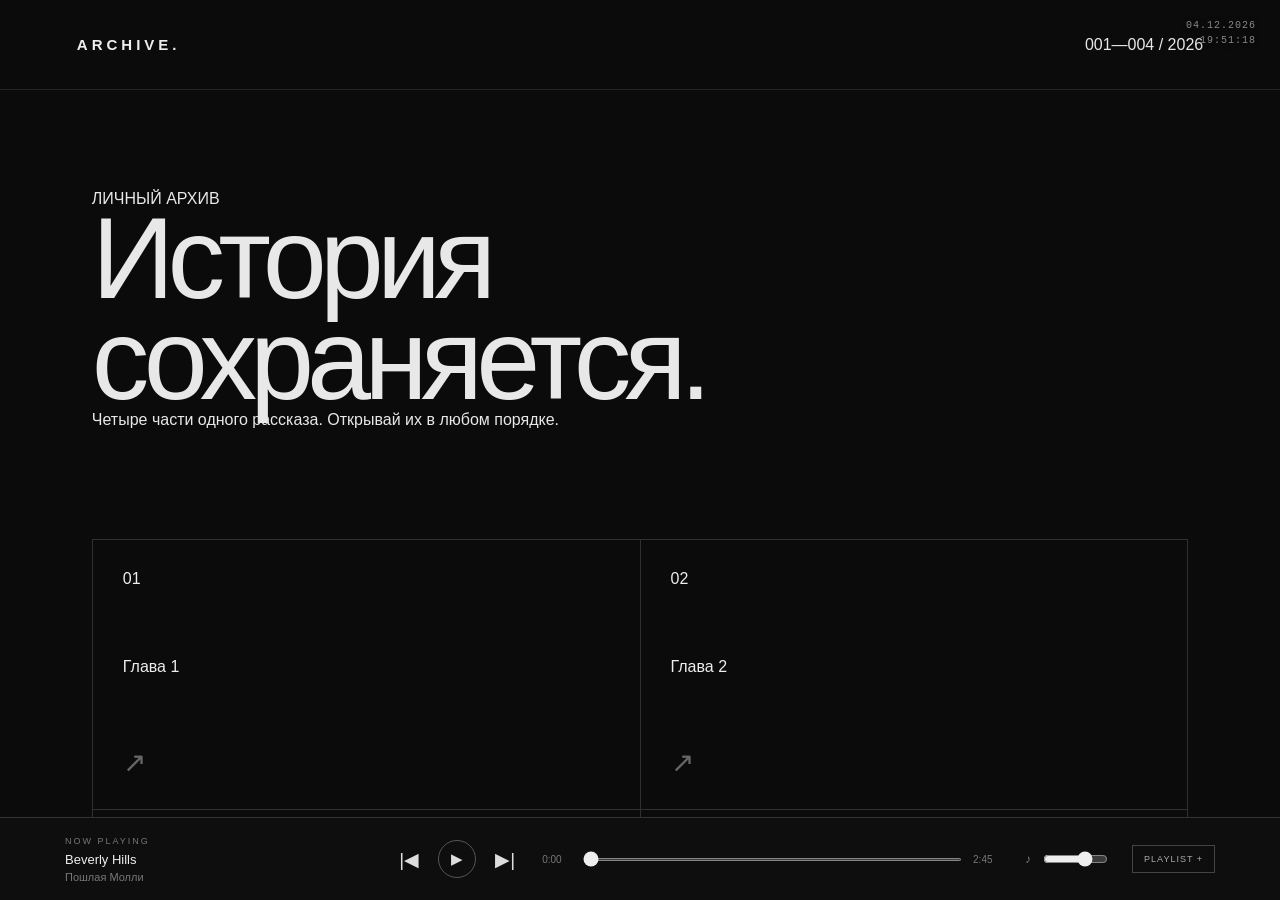
<file: index.html>
<!DOCTYPE html>
<html lang="ru">
<head>
<meta charset="UTF-8">
<meta name="viewport" content="width=device-width, initial-scale=1.0">
<title>ARCHIVE.</title>
<style>
    * { box-sizing: border-box; }
    html, body { margin: 0; width: 100%; height: 100%; overflow: hidden; background: #0f0f0f; }
    #archiveFrame {
        position: relative;
        z-index: 1;
        display: block;
        width: 100%;
        height: calc(100% - 82px);
        border: 0;
        background: #0f0f0f;
    }
    .music-player {
        position: fixed;
        z-index: 10000;
        left: 0;
        bottom: 0;
        width: 100%;
        color: #eee;
        background: rgba(15, 15, 15, .98);
        border-top: 1px solid #333;
        backdrop-filter: blur(15px);
        font-family: Arial, sans-serif;
    }
    .player-main {
        min-height: 82px;
        max-width: 1200px;
        margin: auto;
        padding: 12px 25px;
        display: flex;
        align-items: center;
        gap: 22px;
    }
    .track-info { flex: 1; min-width: 0; }
    .track-label { font-size: 9px; letter-spacing: 2px; color: #777; margin-bottom: 6px; }
    .track-name { font-size: 13px; color: #eee; white-space: nowrap; overflow: hidden; text-overflow: ellipsis; }
    .track-artist { font-size: 11px; color: #777; margin-top: 4px; }
    .player-controls { display: flex; align-items: center; gap: 14px; }
    .player-btn { border: 0; background: none; color: #ddd; font-size: 19px; cursor: pointer; padding: 5px; }
    .player-btn:hover { color: white; }
    .play-btn { width: 38px; height: 38px; border: 1px solid #555; border-radius: 50%; font-size: 15px; }
    .progress-area { flex: 1.5; display: flex; align-items: center; gap: 9px; min-width: 100px; }
    .time { color: #777; font-size: 10px; min-width: 30px; }
    .progress, .volume { accent-color: #eee; cursor: pointer; }
    .progress { width: 100%; height: 3px; }
    .player-extra { display: flex; align-items: center; gap: 10px; }
    .volume { width: 65px; }
    .playlist-toggle { border: 1px solid #444; background: none; color: #aaa; padding: 8px 11px; font-size: 9px; letter-spacing: 1px; cursor: pointer; }
    .playlist-toggle:hover { color: white; border-color: #888; }
    .playlist { display: none; max-width: 1200px; max-height: 220px; overflow-y: auto; margin: auto; padding: 5px 25px 15px; border-top: 1px solid #292929; }
    .playlist.open { display: block; }
    .playlist-item { display: flex; align-items: center; gap: 15px; padding: 11px 5px; border-bottom: 1px solid #242424; cursor: pointer; color: #888; font-size: 12px; }
    .playlist-item:hover, .playlist-item.active { color: white; }
    .playlist-number { color: #555; font-size: 10px; width: 20px; }
    .playlist-artist { margin-left: auto; color: #666; font-size: 11px; }
    @media (max-width: 650px) {
        #archiveFrame { height: calc(100% - 108px); }
        .player-main { min-height: 108px; padding: 10px 13px; gap: 9px; flex-wrap: wrap; }
        .track-info { width: calc(100% - 110px); flex: none; }
        .player-controls { margin-left: auto; gap: 8px; }
        .progress-area { order: 3; flex: 1 1 100%; }
        .player-extra { display: none; }
        .playlist { padding-left: 14px; padding-right: 14px; }
        .playlist-artist { display: none; }
    }

.archive-clock{position:fixed;top:18px;right:24px;z-index:10001;color:#888;font:10px/1.5 "Courier New",monospace;letter-spacing:1px;text-align:right;pointer-events:none;text-shadow:0 1px 5px #000}
.archive-loader{position:fixed;inset:0;z-index:20000;display:flex;align-items:center;justify-content:center;background:#0b0b0b;color:#bdbdbd;font:11px "Courier New",monospace;letter-spacing:3px;transition:opacity .45s ease,visibility .45s ease}
.archive-loader.hidden{opacity:0;visibility:hidden}
.archive-global-film{position:fixed;inset:0;z-index:0;pointer-events:none;opacity:.075;background-image:url("data:image/svg+xml,%3Csvg viewBox='0 0 180 180' xmlns='http://www.w3.org/2000/svg'%3E%3Cfilter id='n'%3E%3CfeTurbulence type='fractalNoise' baseFrequency='.92' numOctaves='3' stitchTiles='stitch'/%3E%3C/filter%3E%3Crect width='100%25' height='100%25' filter='url(%23n)' opacity='.4'/%3E%3C/svg%3E");animation:shellFlicker 5s steps(2,end) infinite}
@keyframes shellFlicker{0%,100%{opacity:.06}48%{opacity:.09}50%{opacity:.055}}
@media(max-width:650px){.archive-clock{top:13px;right:14px;font-size:9px}}
@media(prefers-reduced-motion:reduce){.archive-global-film{animation:none}.archive-loader{transition:none}}

</style>
</head>
<body>
<div class="archive-loader" id="archiveLoader">INITIALIZING ARCHIVE...</div>
<div class="archive-clock" id="archiveClock">--.--.----<br>--:--:--</div>
<div class="archive-global-film" aria-hidden="true"></div>
<iframe id="archiveFrame" name="archiveFrame" src="home.html" title="ARCHIVE"></iframe>

<div class="music-player">
    <div class="player-main">
        <div class="track-info">
            <div class="track-label">NOW PLAYING</div>
            <div class="track-name" id="trackName">Выбери композицию</div>
            <div class="track-artist" id="trackArtist">ARCHIVE. PLAYLIST</div>
        </div>
        <div class="player-controls">
            <button class="player-btn" id="prevBtn" title="Предыдущий трек">|◀</button>
            <button class="player-btn play-btn" id="playBtn" title="Воспроизвести">▶</button>
            <button class="player-btn" id="nextBtn" title="Следующий трек">▶|</button>
        </div>
        <div class="progress-area">
            <span class="time" id="currentTime">0:00</span>
            <input class="progress" id="progress" type="range" min="0" max="100" value="0">
            <span class="time" id="duration">0:00</span>
        </div>
        <div class="player-extra">
            <span style="font-size:12px;color:#777;">♪</span>
            <input class="volume" id="volume" type="range" min="0" max="1" step="0.01" value="0.7">
        </div>
        <button class="playlist-toggle" id="playlistToggle">PLAYLIST +</button>
    </div>
    <div class="playlist" id="playlist"></div>
</div>

<audio id="audio" preload="metadata"></audio>

<script>
const tracks = [
    { name: "Beverly Hills", artist: "Пошлая Молли", file: "music/Beverly Hills.mp3" },
    { name: "Do ya like X Resonance sped up", artist: "Childish Gambino", file: "music/Do ya like X Resonance sped up.mp3" },
    { name: "doing it wrong slowed", artist: "Drake", file: "music/doing it wrong slowed.mp3" },
    { name: "Careless whisper (slowed)", artist: "George Michael", file: "music/george_michael_slowed.mp3" },
    { name: "Jungle (slowed & reverb)", artist: "Drake", file: "music/jungle slowed.mp3" },
    { name: "Tried our best (slowed + reverb)", artist: "Drake", file: "music/tried our best slowed.mp3" },
    { name: "Кнопка", artist: "Валентин Стрыкало", file: "music/Кнопка.mp3" }
];

const audio = document.getElementById("audio");
const playBtn = document.getElementById("playBtn");
const trackName = document.getElementById("trackName");
const trackArtist = document.getElementById("trackArtist");
const progress = document.getElementById("progress");
const currentTime = document.getElementById("currentTime");
const duration = document.getElementById("duration");
const volume = document.getElementById("volume");
const playlist = document.getElementById("playlist");
const playlistToggle = document.getElementById("playlistToggle");
let currentTrack = 0;

function formatTime(seconds) {
    if (!Number.isFinite(seconds)) return "0:00";
    return Math.floor(seconds / 60) + ":" + String(Math.floor(seconds % 60)).padStart(2, "0");
}
function loadTrack(index) {
    currentTrack = (index + tracks.length) % tracks.length;
    const track = tracks[currentTrack];
    audio.src = track.file;
    trackName.textContent = track.name;
    trackArtist.textContent = track.artist;
    progress.value = 0;
    currentTime.textContent = "0:00";
    duration.textContent = "0:00";
    updatePlaylist();
}
function playTrack() {
    audio.play().then(() => playBtn.textContent = "Ⅱ")
        .catch(() => {
            playBtn.textContent = "▶";
            alert("Не удалось воспроизвести файл. Проверь папку Music и названия MP3.");
        });
}
function pauseTrack() { audio.pause(); playBtn.textContent = "▶"; }

playBtn.addEventListener("click", () => audio.paused ? playTrack() : pauseTrack());
document.getElementById("prevBtn").addEventListener("click", () => { loadTrack(currentTrack - 1); playTrack(); });
document.getElementById("nextBtn").addEventListener("click", () => { loadTrack(currentTrack + 1); playTrack(); });
audio.addEventListener("ended", () => { loadTrack(currentTrack + 1); playTrack(); });
audio.addEventListener("loadedmetadata", () => duration.textContent = formatTime(audio.duration));
audio.addEventListener("timeupdate", () => {
    if (audio.duration) {
        progress.value = audio.currentTime / audio.duration * 100;
        currentTime.textContent = formatTime(audio.currentTime);
    }
});
progress.addEventListener("input", () => {
    if (audio.duration) audio.currentTime = progress.value / 100 * audio.duration;
});
volume.addEventListener("input", () => audio.volume = Number(volume.value));
playlistToggle.addEventListener("click", () => {
    playlist.classList.toggle("open");
    playlistToggle.textContent = playlist.classList.contains("open") ? "PLAYLIST −" : "PLAYLIST +";
});
function updatePlaylist() {
    playlist.innerHTML = "";
    tracks.forEach((track, index) => {
        const item = document.createElement("div");
        item.className = "playlist-item" + (index === currentTrack ? " active" : "");
        const number = document.createElement("span");
        number.className = "playlist-number";
        number.textContent = String(index + 1).padStart(2, "0");
        const name = document.createElement("span");
        name.textContent = track.name;
        const artist = document.createElement("span");
        artist.className = "playlist-artist";
        artist.textContent = track.artist;
        item.append(number, name, artist);
        item.addEventListener("click", () => { loadTrack(index); playTrack(); });
        playlist.appendChild(item);
    });
}
audio.volume = 0.7;
loadTrack(0);

function updateArchiveClock(){
 const now=new Date();
 const date=now.toLocaleDateString("ru-RU",{day:"2-digit",month:"2-digit",year:"numeric"});
 const time=now.toLocaleTimeString("ru-RU",{hour:"2-digit",minute:"2-digit",second:"2-digit"});
 document.getElementById("archiveClock").innerHTML=date+"<br>"+time;
}
updateArchiveClock();setInterval(updateArchiveClock,1000);
window.addEventListener("load",()=>{setTimeout(()=>document.getElementById("archiveLoader").classList.add("hidden"),950)});

</script>
</body>
</html>
</file>
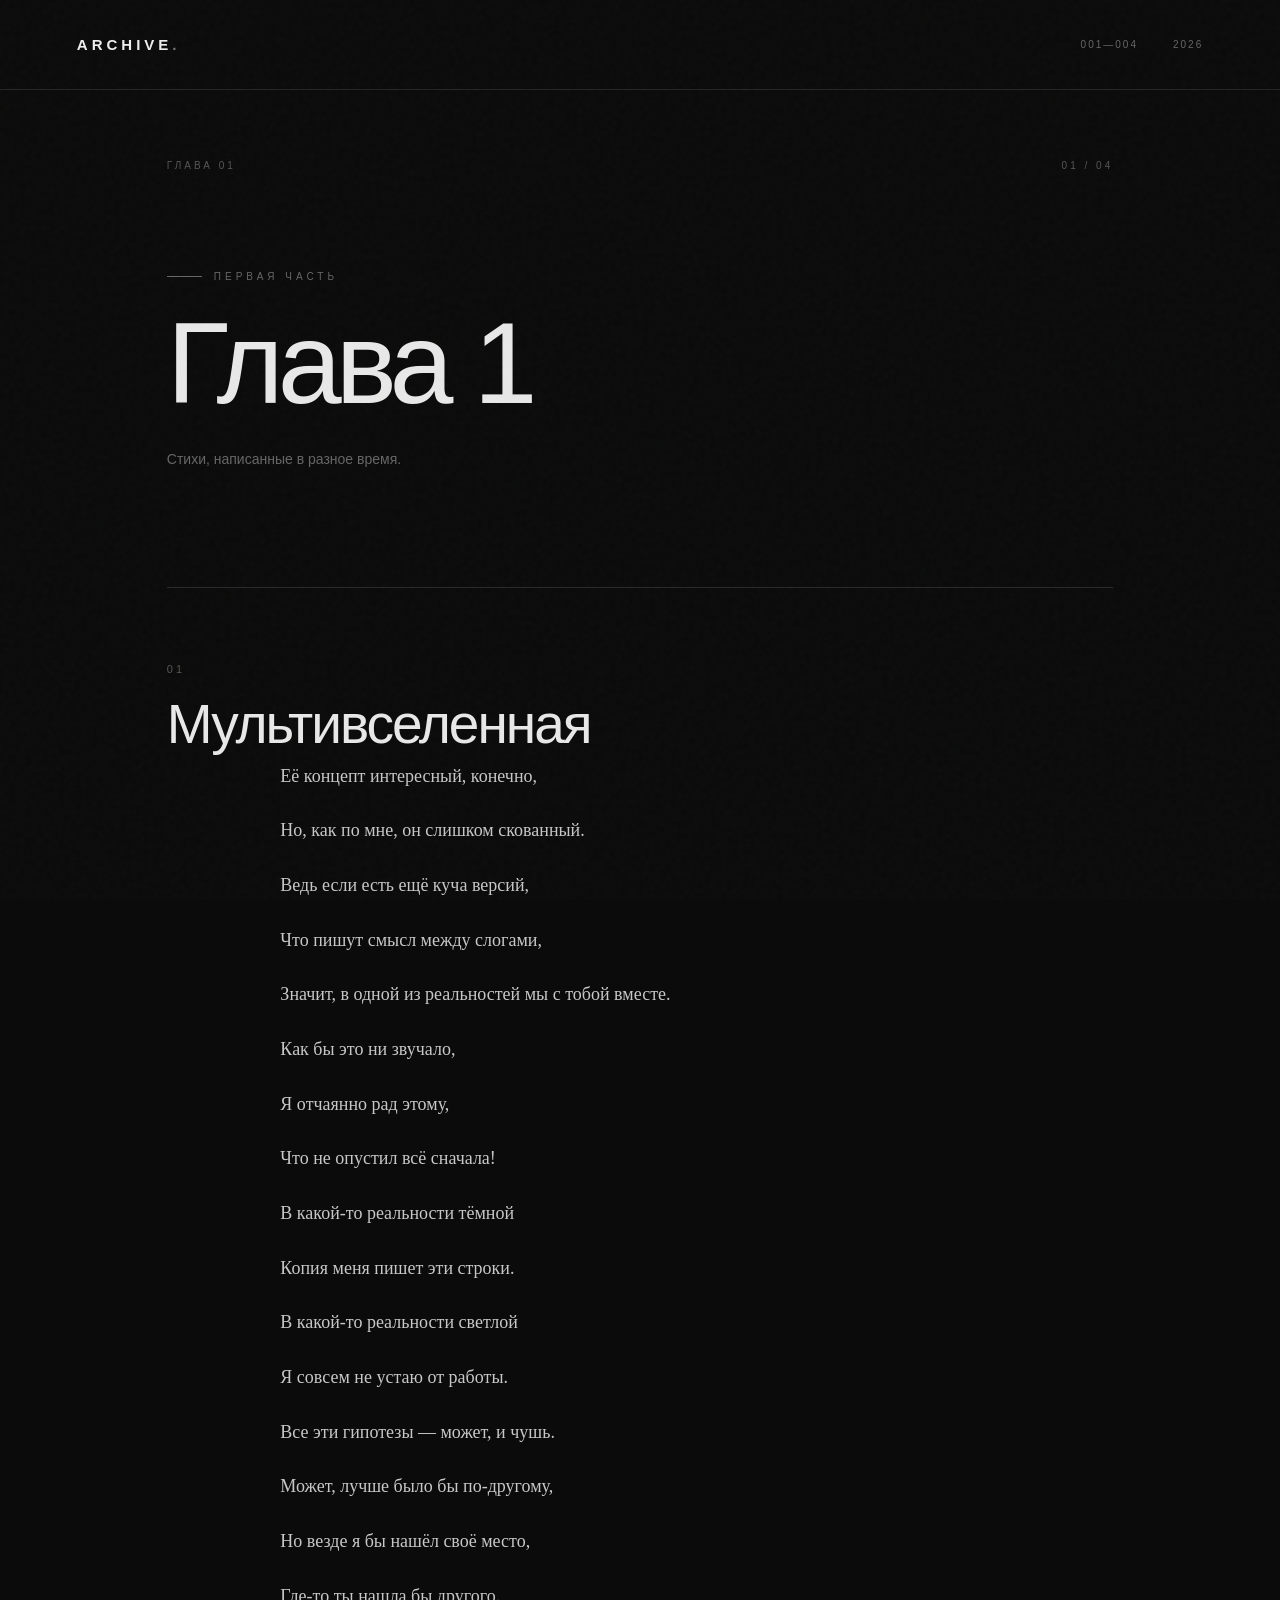
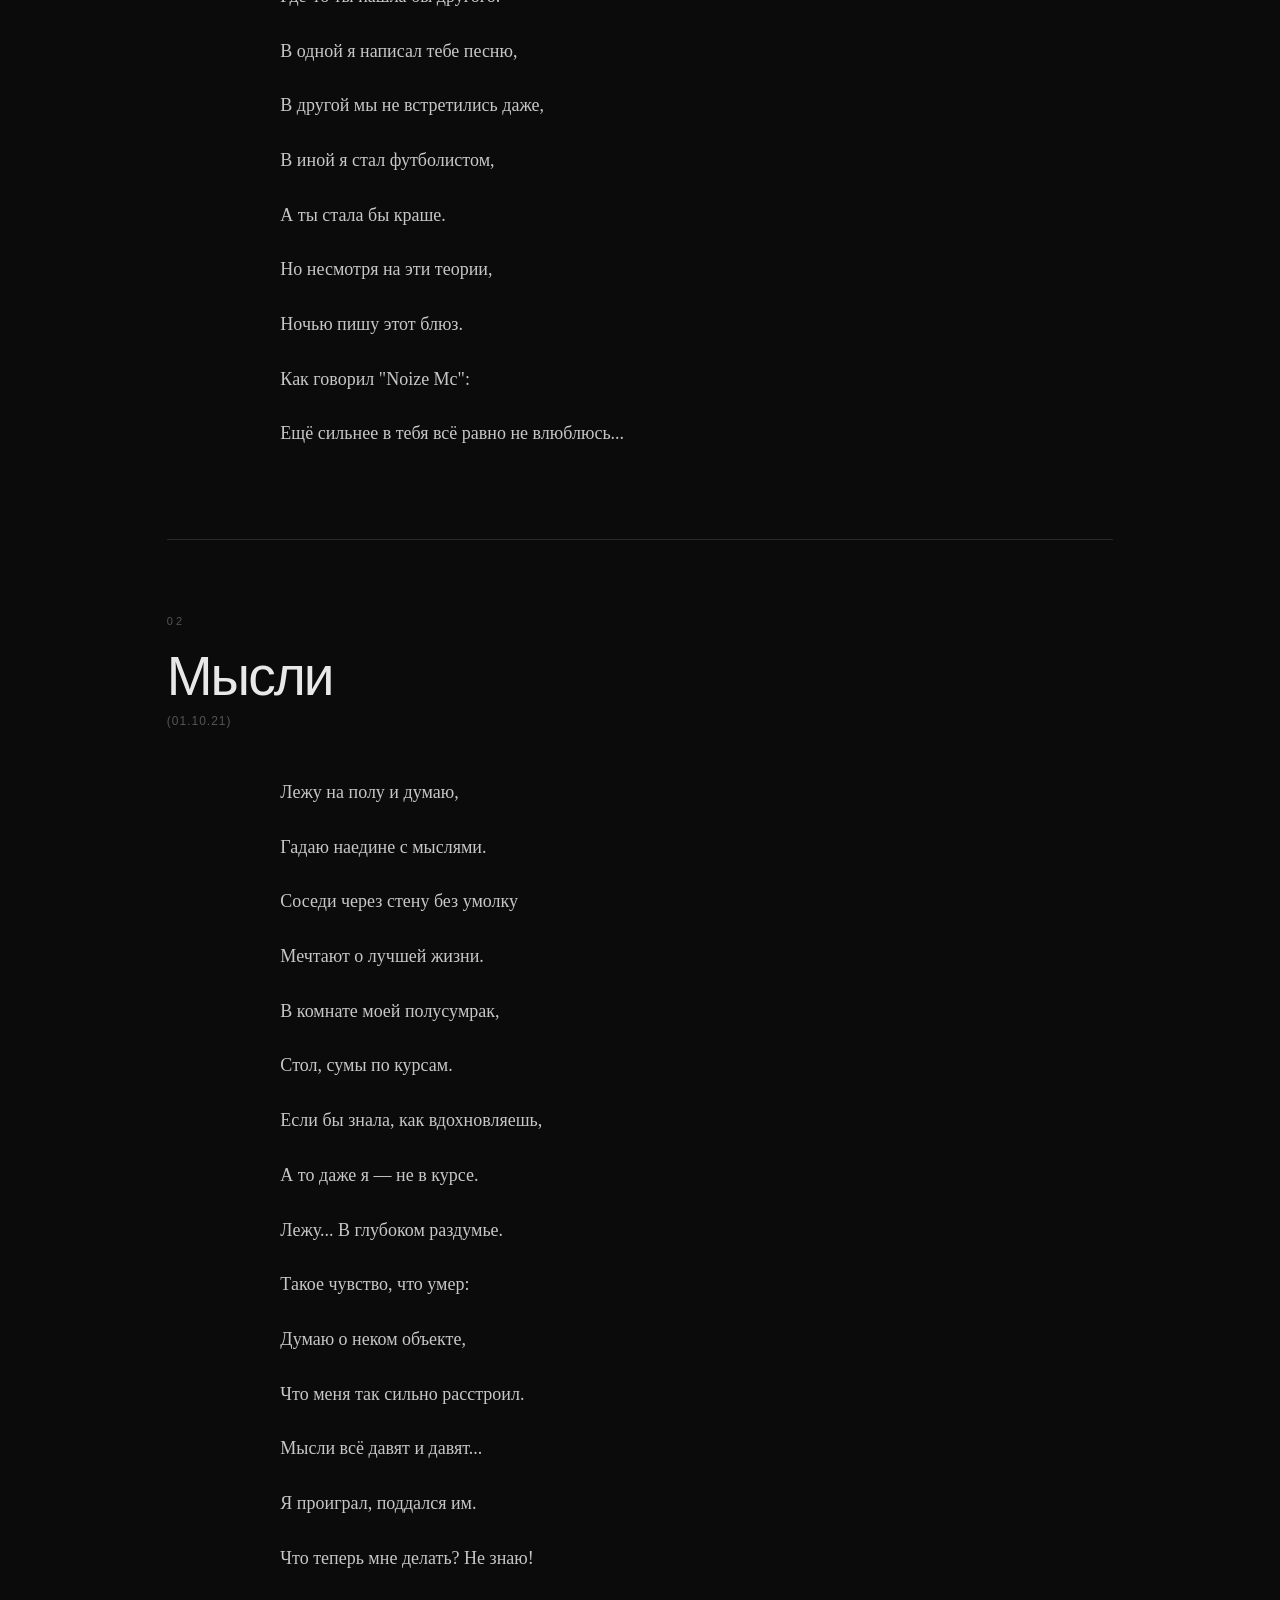
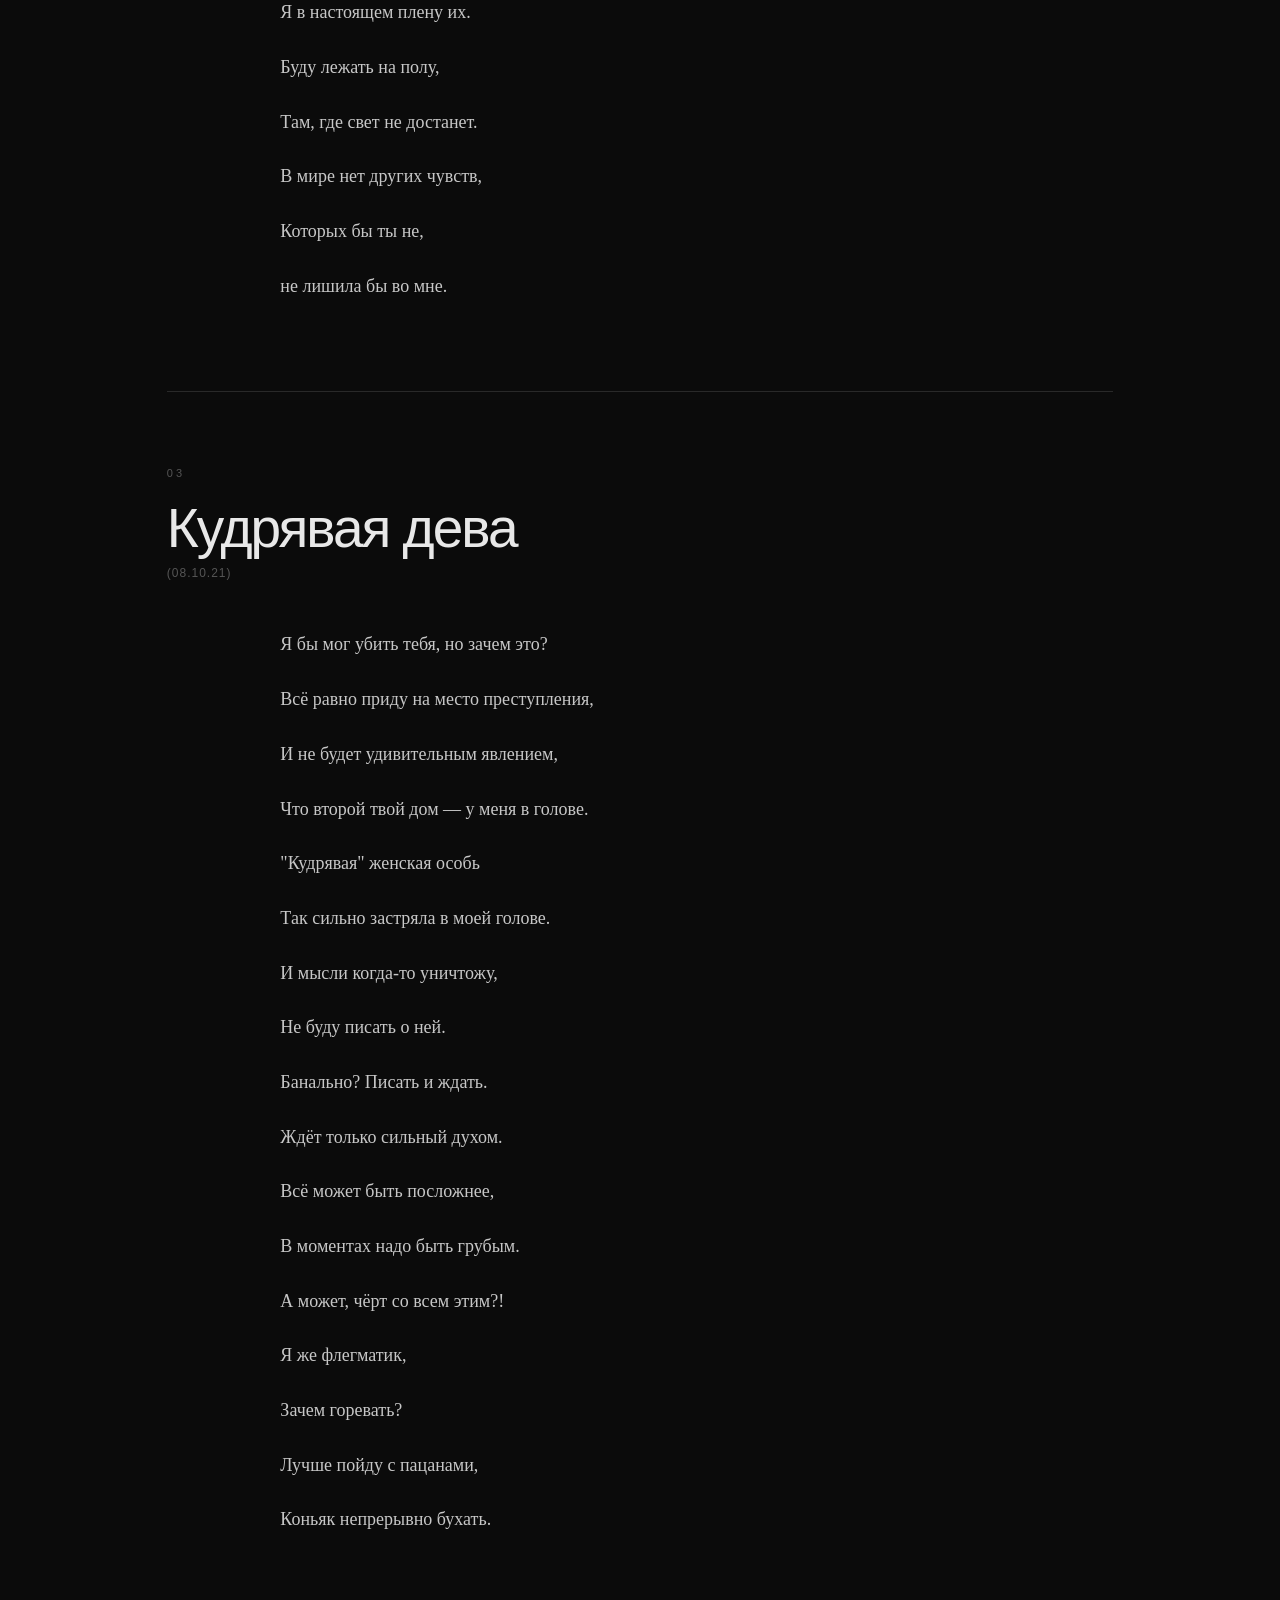
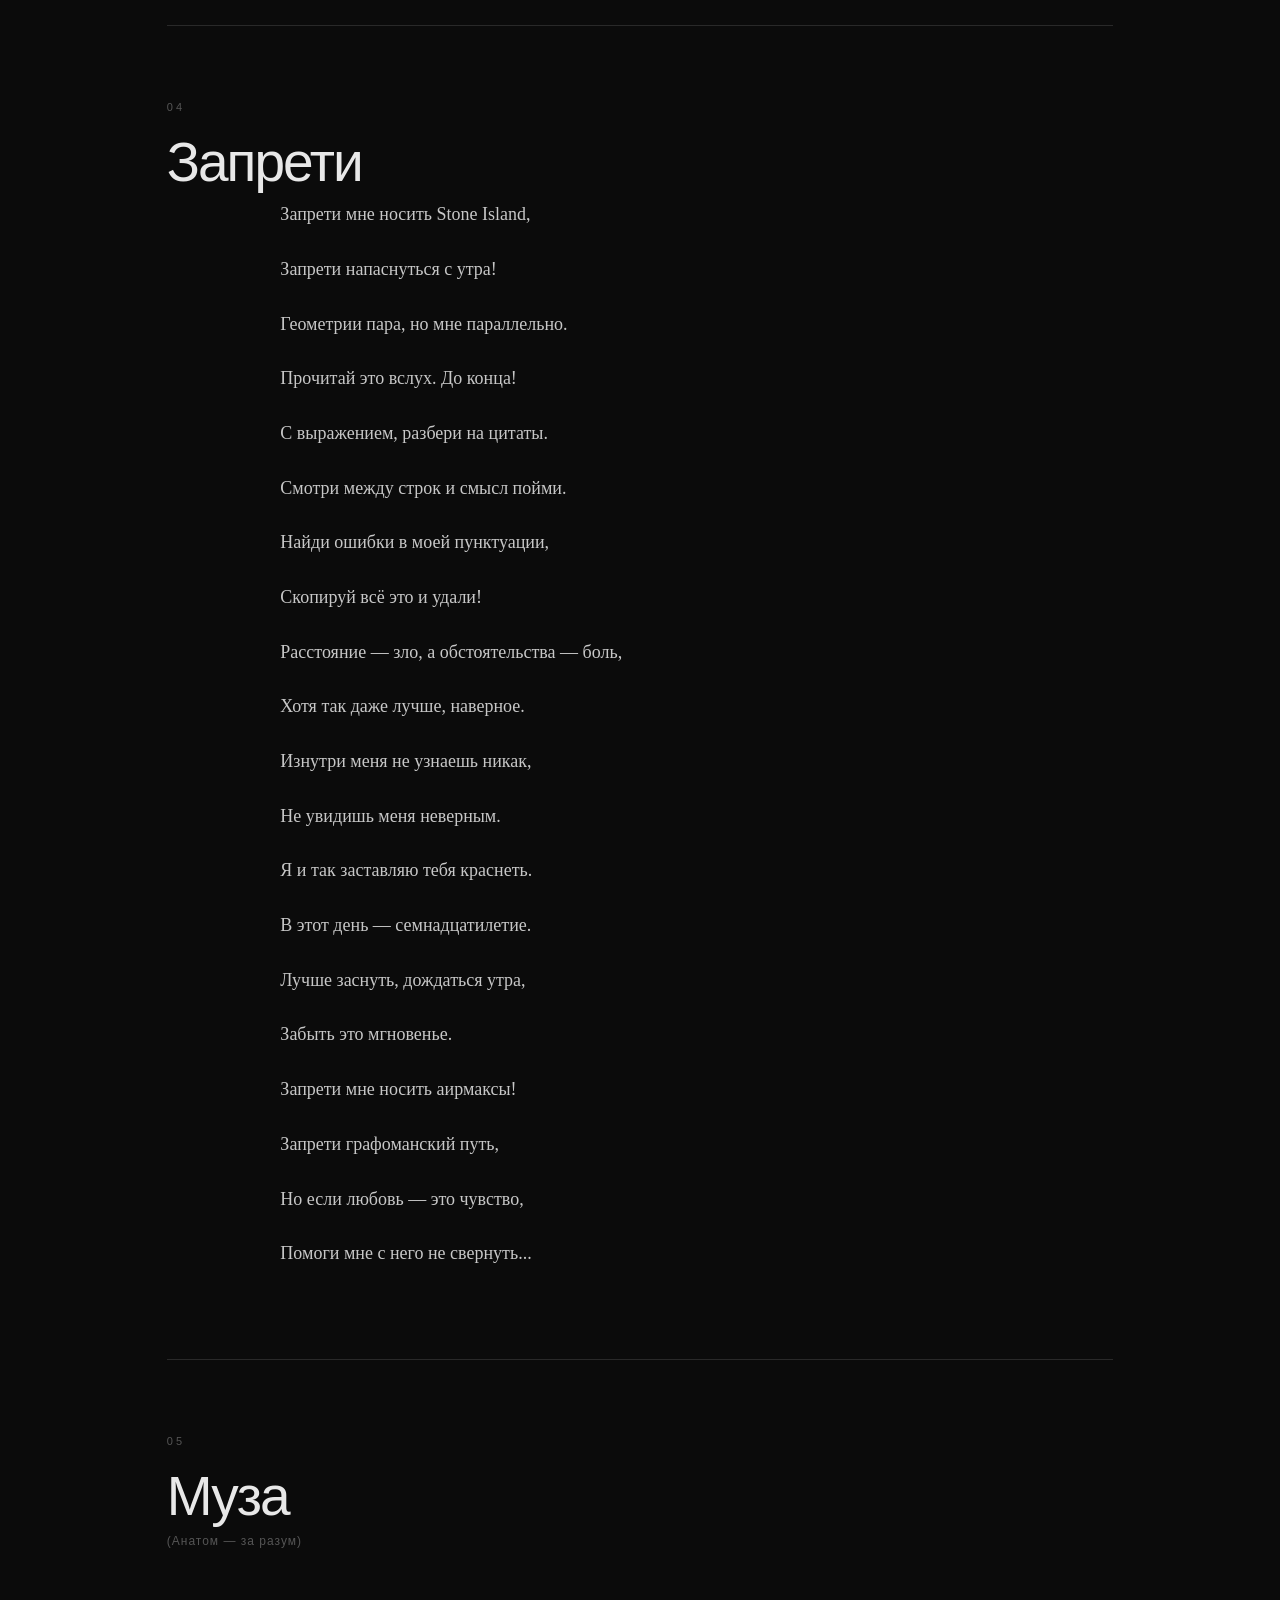
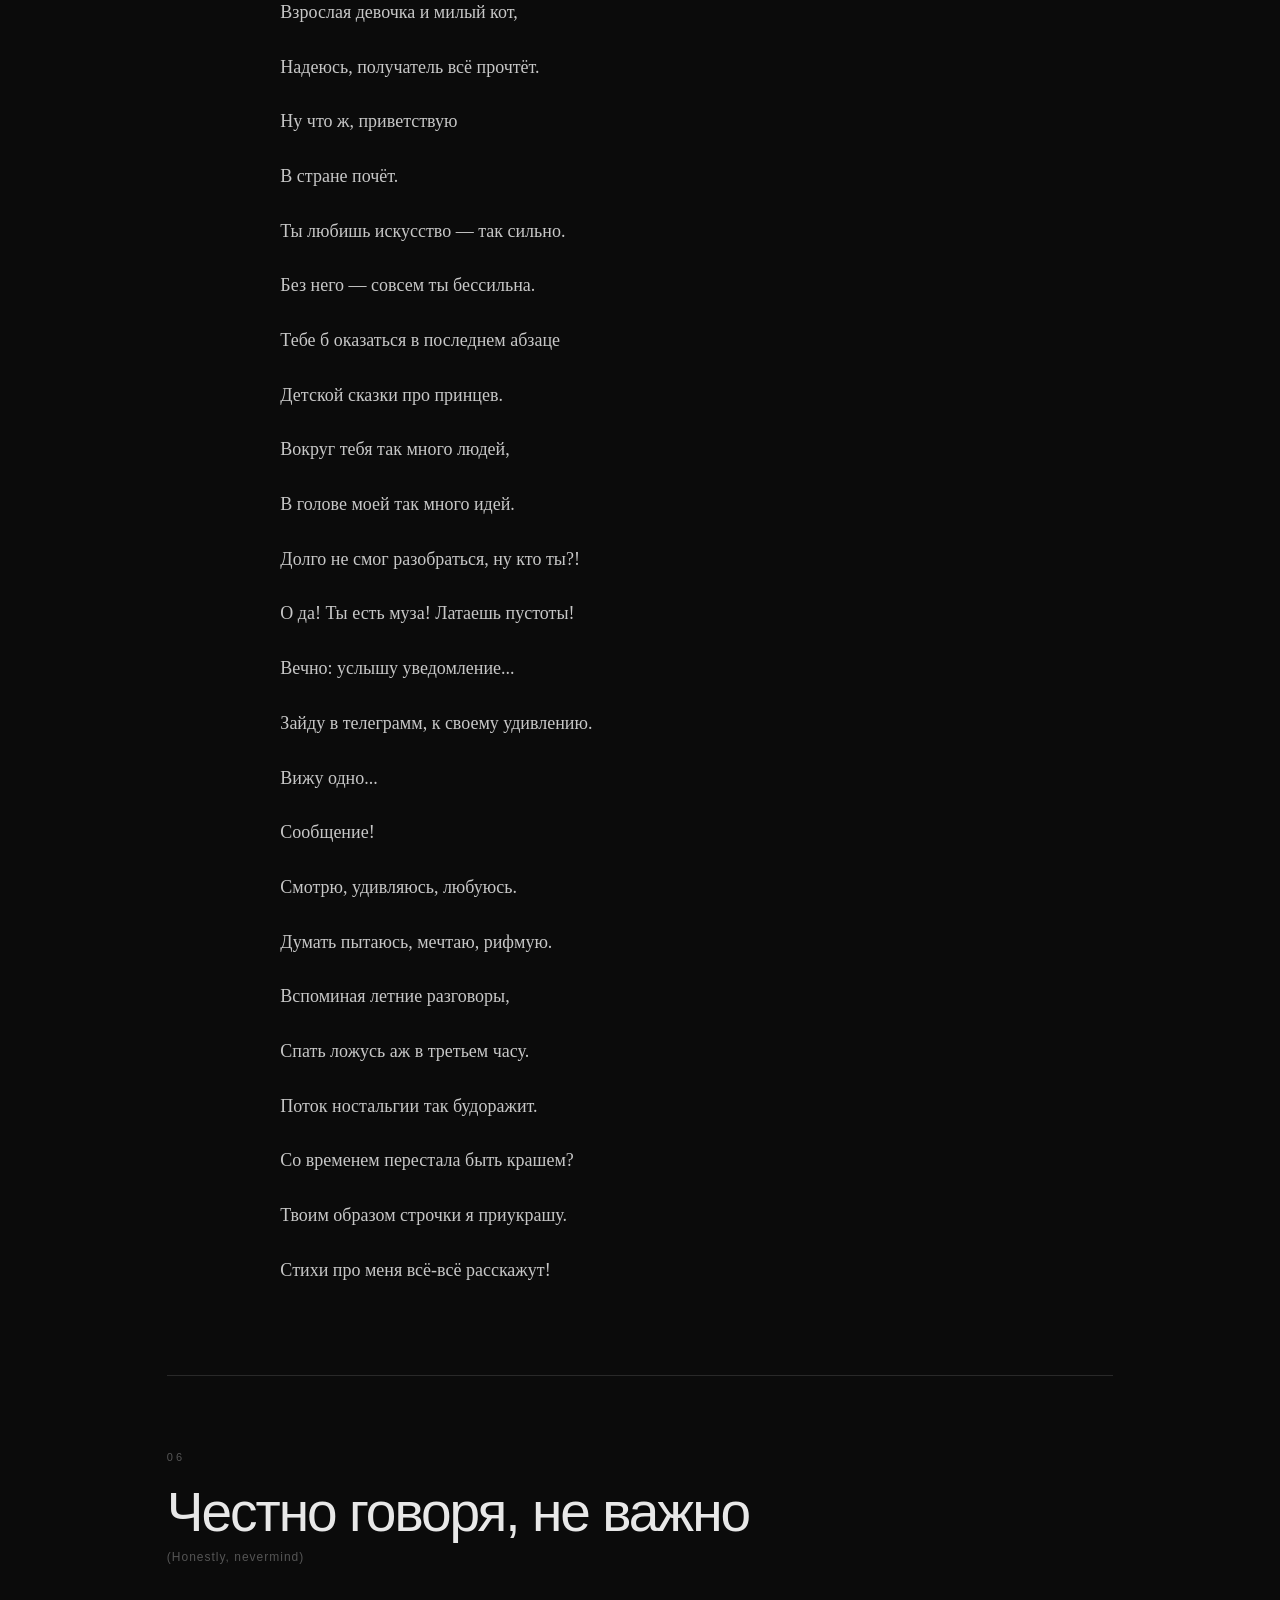
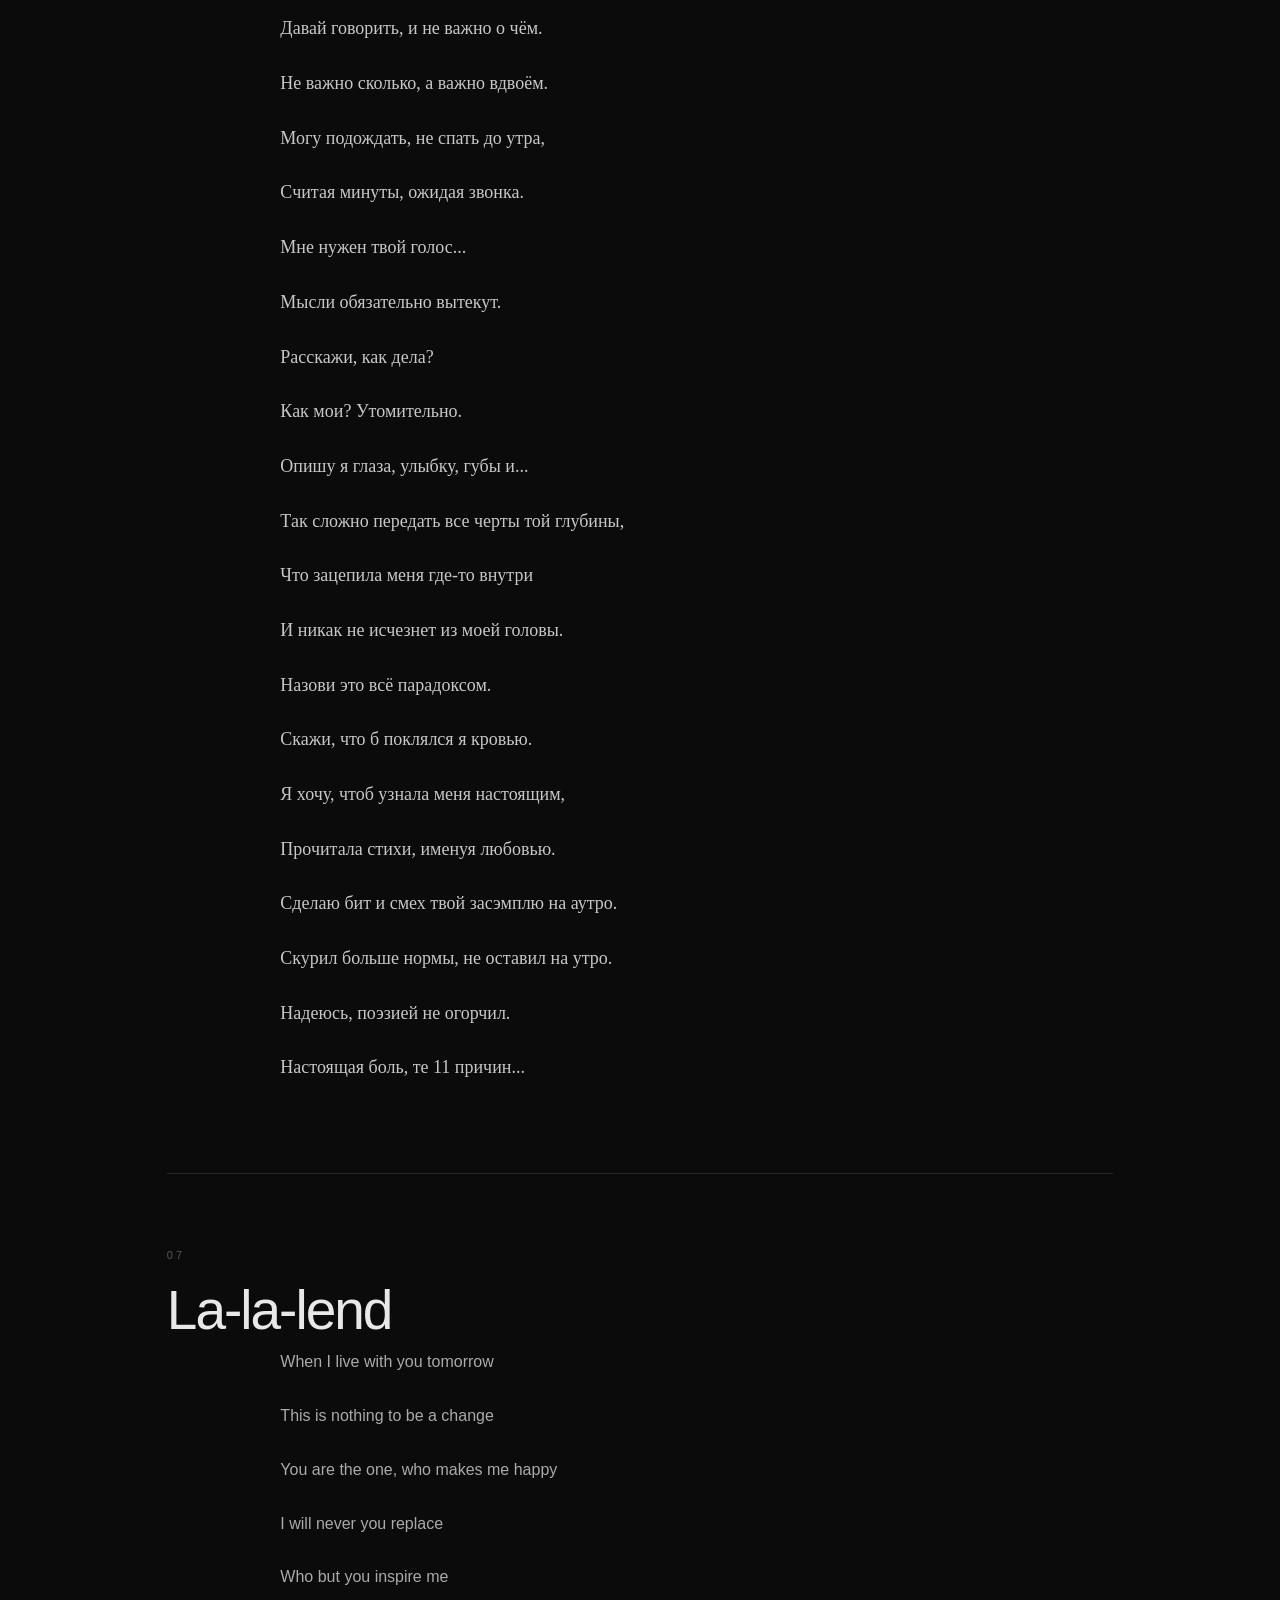
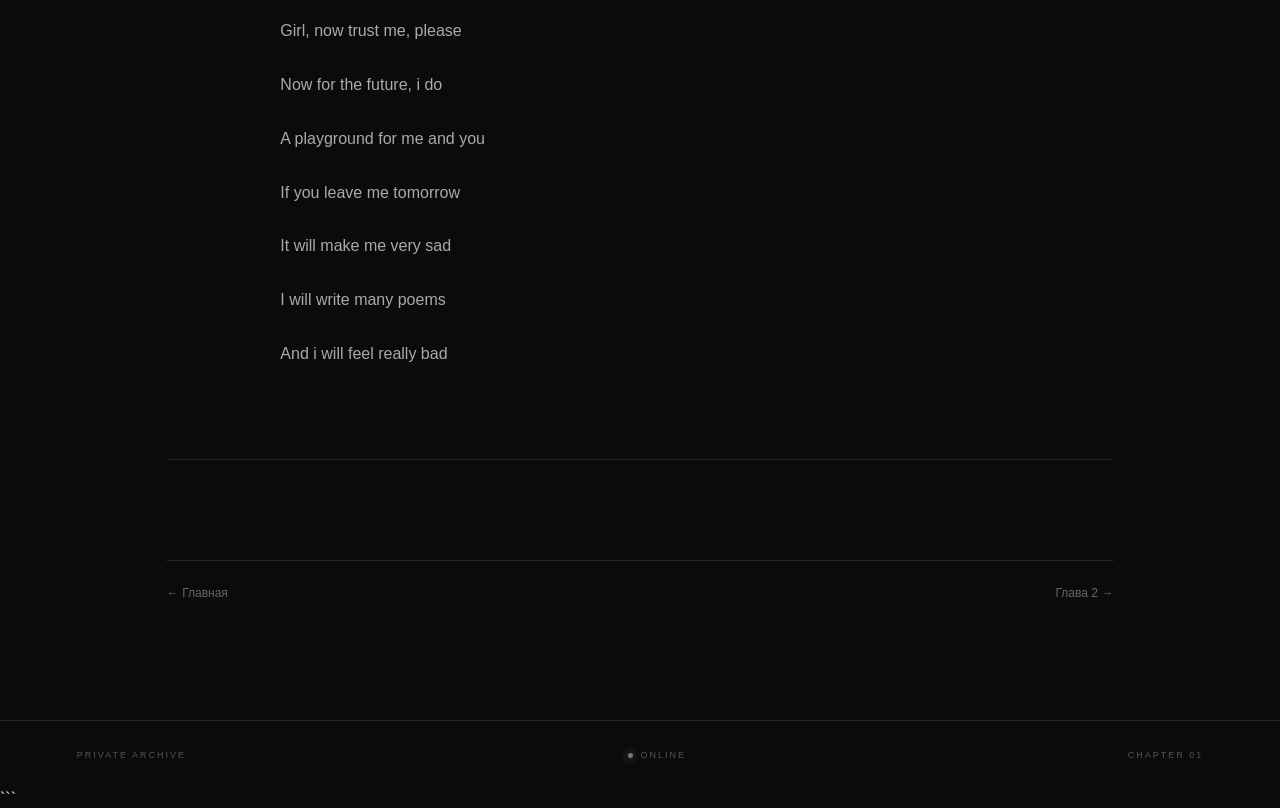
<file: chapter1.html>
<!DOCTYPE html>
<html lang="ru">
<head>
    <meta charset="UTF-8">
    <meta name="viewport" content="width=device-width, initial-scale=1.0">
    <title>Глава 1 — Архив</title>
    <link rel="stylesheet" href="style.css">
</head>

<body>

    <div class="noise"></div>

    <header>
        <a href="index.html" class="logo">
            ARCHIVE<span>.</span>
        </a>

        <div class="header-info">
            <span>001—004</span>
            <span>2026</span>
        </div>
    </header>


    <main class="text-page">

        <div class="page-top">
            <span>ГЛАВА 01</span>
            <span>01 / 04</span>
        </div>


        <section class="chapter-intro">

            <div class="hero-label">
                <span class="line"></span>
                <span>ПЕРВАЯ ЧАСТЬ</span>
            </div>

            <h1>Глава 1</h1>

            <p>
                Стихи, написанные в разное время.
            </p>

        </section>


        <div class="poems">


            <article class="poem">

                <div class="poem-number">01</div>

                <h2>Мультивселенная</h2>

                <div class="poem-text">

                    <p>Её концепт интересный, конечно,</p>
                    <p>Но, как по мне, он слишком скованный.</p>
                    <p>Ведь если есть ещё куча версий,</p>
                    <p>Что пишут смысл между слогами,</p>
                    <p>Значит, в одной из реальностей мы с тобой вместе.</p>

                    <p>Как бы это ни звучало,</p>
                    <p>Я отчаянно рад этому,</p>
                    <p>Что не опустил всё сначала!</p>

                    <p>В какой-то реальности тёмной</p>
                    <p>Копия меня пишет эти строки.</p>
                    <p>В какой-то реальности светлой</p>
                    <p>Я совсем не устаю от работы.</p>

                    <p>Все эти гипотезы — может, и чушь.</p>
                    <p>Может, лучше было бы по-другому,</p>
                    <p>Но везде я бы нашёл своё место,</p>
                    <p>Где-то ты нашла бы другого.</p>

                    <p>В одной я написал тебе песню,</p>
                    <p>В другой мы не встретились даже,</p>
                    <p>В иной я стал футболистом,</p>
                    <p>А ты стала бы краше.</p>

                    <p>Но несмотря на эти теории,</p>
                    <p>Ночью пишу этот блюз.</p>
                    <p>Как говорил "Noize Mc":</p>
                    <p>Ещё сильнее в тебя всё равно не влюблюсь...</p>

                </div>

            </article>


            <article class="poem">

                <div class="poem-number">02</div>

                <h2>Мысли</h2>

                <div class="poem-date">(01.10.21)</div>

                <div class="poem-text">

                    <p>Лежу на полу и думаю,</p>
                    <p>Гадаю наедине с мыслями.</p>
                    <p>Соседи через стену без умолку</p>
                    <p>Мечтают о лучшей жизни.</p>

                    <p>В комнате моей полусумрак,</p>
                    <p>Стол, сумы по курсам.</p>
                    <p>Если бы знала, как вдохновляешь,</p>
                    <p>А то даже я — не в курсе.</p>

                    <p>Лежу... В глубоком раздумье.</p>
                    <p>Такое чувство, что умер:</p>
                    <p>Думаю о неком объекте,</p>
                    <p>Что меня так сильно расстроил.</p>

                    <p>Мысли всё давят и давят...</p>
                    <p>Я проиграл, поддался им.</p>
                    <p>Что теперь мне делать? Не знаю!</p>
                    <p>Я в настоящем плену их.</p>

                    <p>Буду лежать на полу,</p>
                    <p>Там, где свет не достанет.</p>
                    <p>В мире нет других чувств,</p>
                    <p>Которых бы ты не,</p>
                    <p>не лишила бы во мне.</p>

                </div>

            </article>


            <article class="poem">

                <div class="poem-number">03</div>

                <h2>Кудрявая дева</h2>

                <div class="poem-date">(08.10.21)</div>

                <div class="poem-text">

                    <p>Я бы мог убить тебя, но зачем это?</p>
                    <p>Всё равно приду на место преступления,</p>
                    <p>И не будет удивительным явлением,</p>
                    <p>Что второй твой дом — у меня в голове.</p>

                    <p>"Кудрявая" женская особь</p>
                    <p>Так сильно застряла в моей голове.</p>
                    <p>И мысли когда-то уничтожу,</p>
                    <p>Не буду писать о ней.</p>

                    <p>Банально? Писать и ждать.</p>
                    <p>Ждёт только сильный духом.</p>
                    <p>Всё может быть посложнее,</p>
                    <p>В моментах надо быть грубым.</p>

                    <p>А может, чёрт со всем этим?!</p>
                    <p>Я же флегматик,</p>
                    <p>Зачем горевать?</p>
                    <p>Лучше пойду с пацанами,</p>
                    <p>Коньяк непрерывно бухать.</p>

                </div>

            </article>


            <article class="poem">

                <div class="poem-number">04</div>

                <h2>Запрети</h2>

                <div class="poem-text">

                    <p>Запрети мне носить Stone Island,</p>
                    <p>Запрети напаснуться с утра!</p>
                    <p>Геометрии пара, но мне параллельно.</p>
                    <p>Прочитай это вслух. До конца!</p>

                    <p>С выражением, разбери на цитаты.</p>
                    <p>Смотри между строк и смысл пойми.</p>
                    <p>Найди ошибки в моей пунктуации,</p>
                    <p>Скопируй всё это и удали!</p>

                    <p>Расстояние — зло, а обстоятельства — боль,</p>
                    <p>Хотя так даже лучше, наверное.</p>
                    <p>Изнутри меня не узнаешь никак,</p>
                    <p>Не увидишь меня неверным.</p>

                    <p>Я и так заставляю тебя краснеть.</p>
                    <p>В этот день — семнадцатилетие.</p>
                    <p>Лучше заснуть, дождаться утра,</p>
                    <p>Забыть это мгновенье.</p>

                    <p>Запрети мне носить аирмаксы!</p>
                    <p>Запрети графоманский путь,</p>
                    <p>Но если любовь — это чувство,</p>
                    <p>Помоги мне с него не свернуть...</p>

                </div>

            </article>


            <article class="poem">

                <div class="poem-number">05</div>

                <h2>Муза</h2>

                <div class="poem-subtitle">(Анатом — за разум)</div>

                <div class="poem-text">

                    <p>Взрослая девочка и милый кот,</p>
                    <p>Надеюсь, получатель всё прочтёт.</p>
                    <p>Ну что ж, приветствую</p>
                    <p>В стране почёт.</p>

                    <p>Ты любишь искусство — так сильно.</p>
                    <p>Без него — совсем ты бессильна.</p>
                    <p>Тебе б оказаться в последнем абзаце</p>
                    <p>Детской сказки про принцев.</p>

                    <p>Вокруг тебя так много людей,</p>
                    <p>В голове моей так много идей.</p>
                    <p>Долго не смог разобраться, ну кто ты?!</p>
                    <p>О да! Ты есть муза! Латаешь пустоты!</p>

                    <p>Вечно: услышу уведомление...</p>
                    <p>Зайду в телеграмм, к своему удивлению.</p>
                    <p>Вижу одно...</p>
                    <p>Сообщение!</p>

                    <p>Смотрю, удивляюсь, любуюсь.</p>
                    <p>Думать пытаюсь, мечтаю, рифмую.</p>
                    <p>Вспоминая летние разговоры,</p>
                    <p>Спать ложусь аж в третьем часу.</p>

                    <p>Поток ностальгии так будоражит.</p>
                    <p>Со временем перестала быть крашем?</p>
                    <p>Твоим образом строчки я приукрашу.</p>
                    <p>Стихи про меня всё-всё расскажут!</p>

                </div>

            </article>


            <article class="poem">

                <div class="poem-number">06</div>

                <h2>Честно говоря, не важно</h2>

                <div class="poem-subtitle">(Honestly, nevermind)</div>

                <div class="poem-text">

                    <p>Давай говорить, и не важно о чём.</p>
                    <p>Не важно сколько, а важно вдвоём.</p>

                    <p>Могу подождать, не спать до утра,</p>
                    <p>Считая минуты, ожидая звонка.</p>

                    <p>Мне нужен твой голос...</p>
                    <p>Мысли обязательно вытекут.</p>
                    <p>Расскажи, как дела?</p>
                    <p>Как мои? Утомительно.</p>

                    <p>Опишу я глаза, улыбку, губы и...</p>
                    <p>Так сложно передать все черты той глубины,</p>
                    <p>Что зацепила меня где-то внутри</p>
                    <p>И никак не исчезнет из моей головы.</p>

                    <p>Назови это всё парадоксом.</p>
                    <p>Скажи, что б поклялся я кровью.</p>
                    <p>Я хочу, чтоб узнала меня настоящим,</p>
                    <p>Прочитала стихи, именуя любовью.</p>

                    <p>Сделаю бит и смех твой засэмплю на аутро.</p>
                    <p>Скурил больше нормы, не оставил на утро.</p>
                    <p>Надеюсь, поэзией не огорчил.</p>
                    <p>Настоящая боль, те 11 причин...</p>

                </div>

            </article>


            <article class="poem">

                <div class="poem-number">07</div>

                <h2>La-la-lend</h2>

                <div class="poem-text english">

                    <p>When I live with you tomorrow</p>
                    <p>This is nothing to be a change</p>
                    <p>You are the one, who makes me happy</p>
                    <p>I will never you replace</p>

                    <p>Who but you inspire me</p>
                    <p>Girl, now trust me, please</p>
                    <p>Now for the future, i do</p>
                    <p>A playground for me and you</p>

                    <p>If you leave me tomorrow</p>
                    <p>It will make me very sad</p>
                    <p>I will write many poems</p>
                    <p>And i will feel really bad</p>

                </div>

            </article>


        </div>


        <div class="page-navigation">

            <a href="index.html">
                ← Главная
            </a>

            <a href="chapter2.html">
                Глава 2 →
            </a>

        </div>

    </main>


    <footer>

        <span>PRIVATE ARCHIVE</span>

        <div class="footer-center">
            <span class="dot"></span>
            <span>ONLINE</span>
        </div>

        <span>CHAPTER 01</span>

    </footer>

</body>
</html>
```
</file>
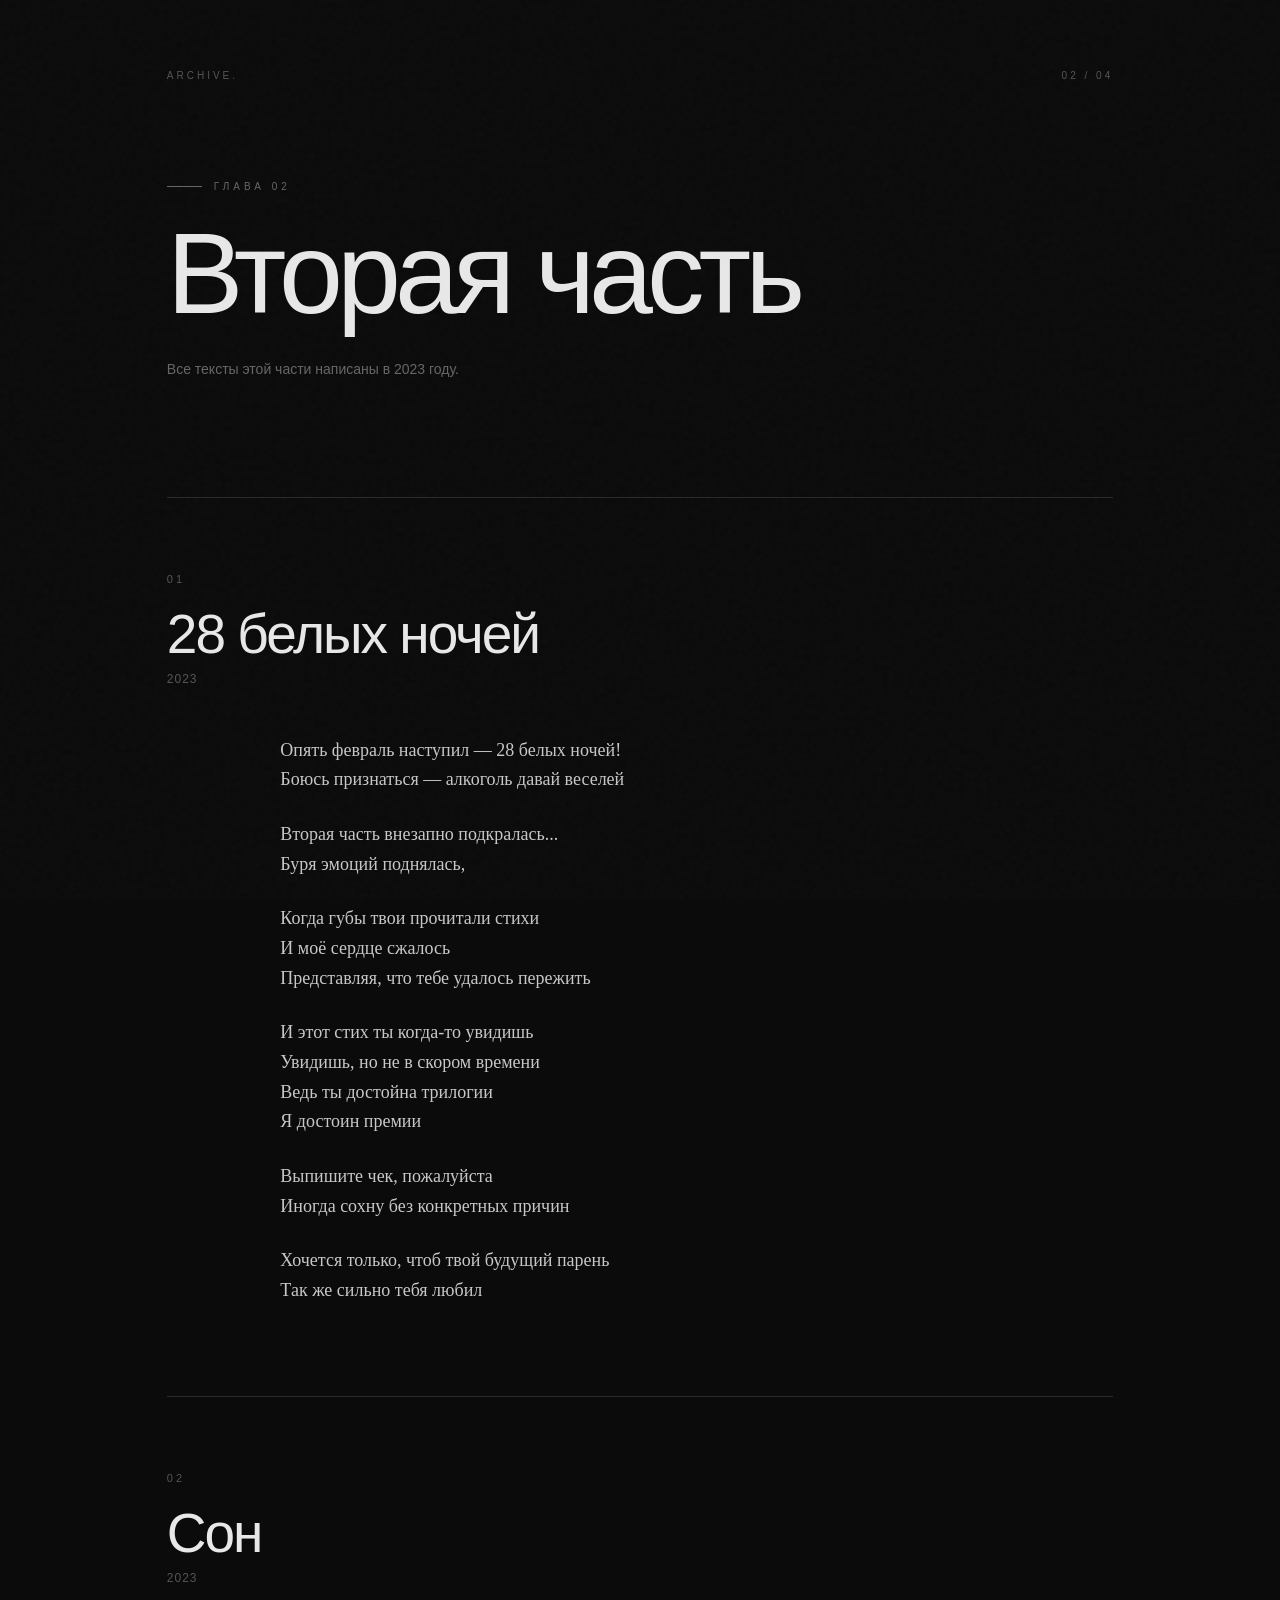
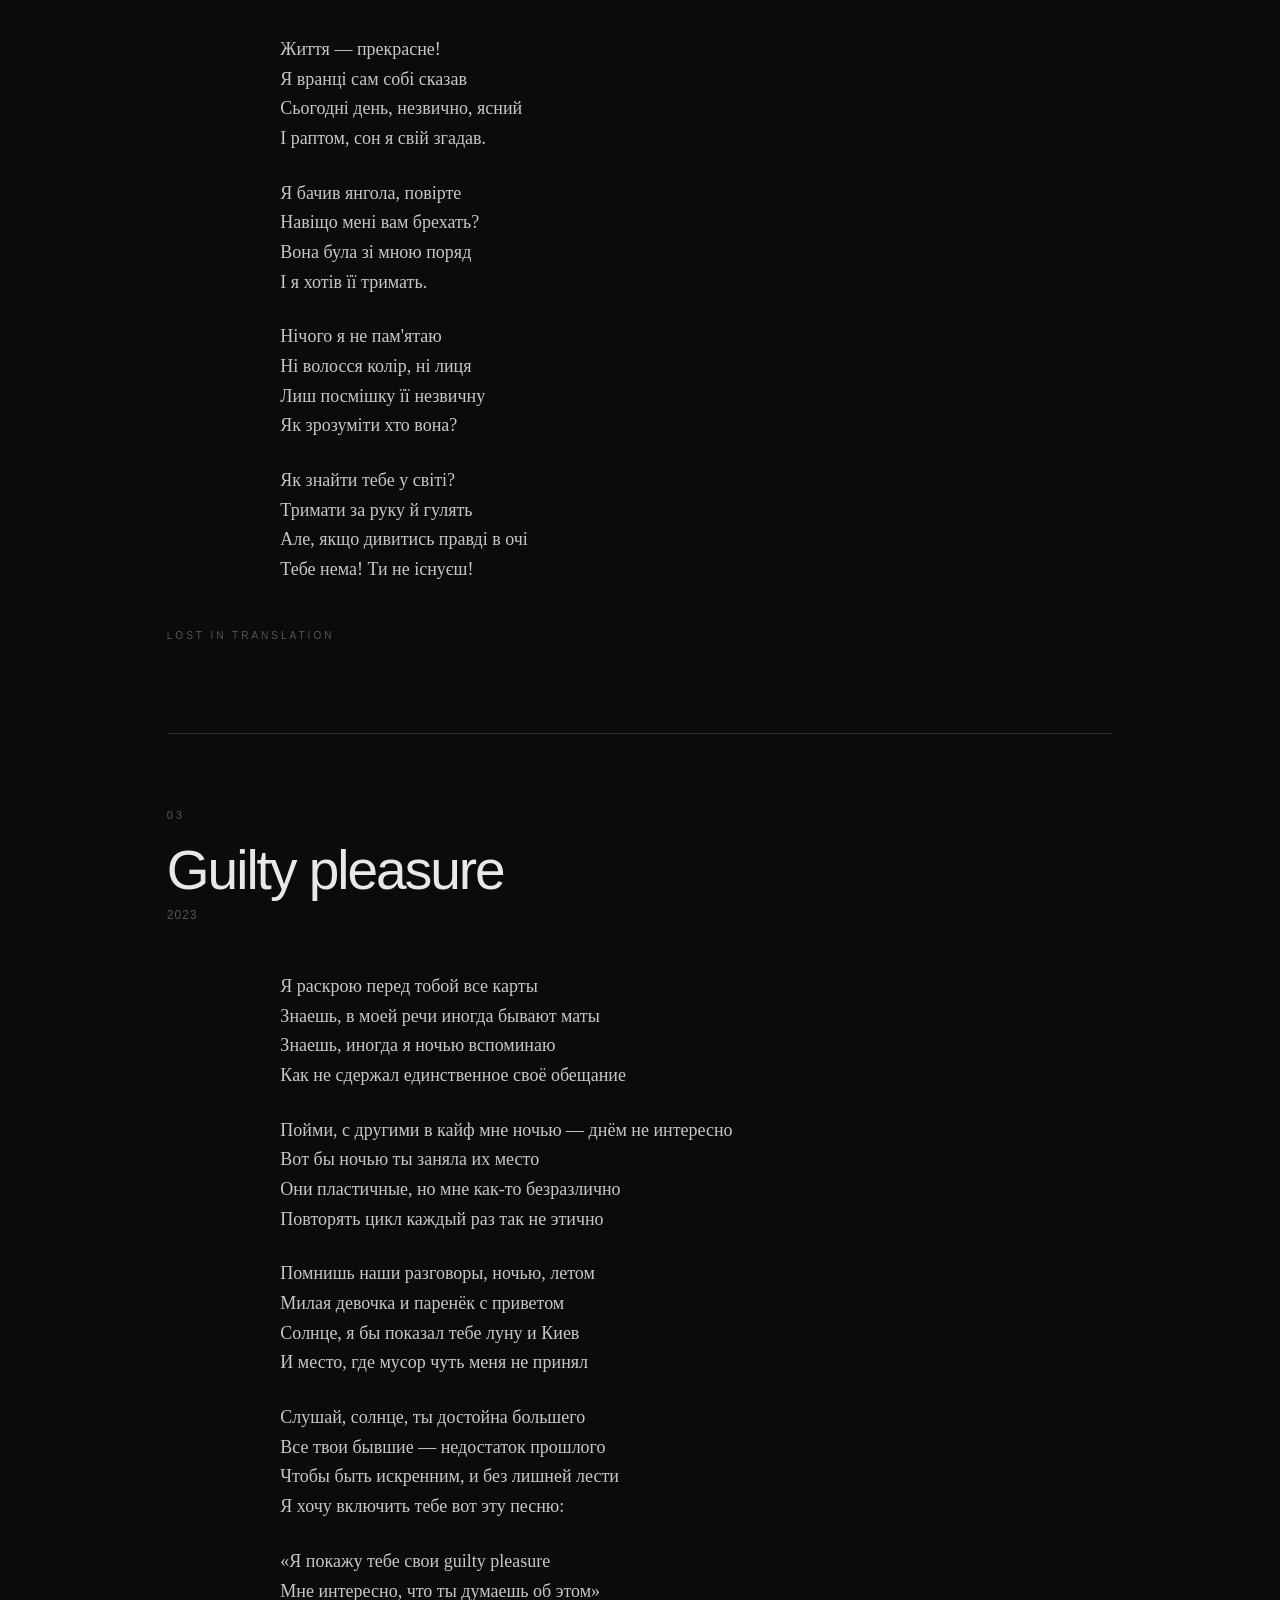
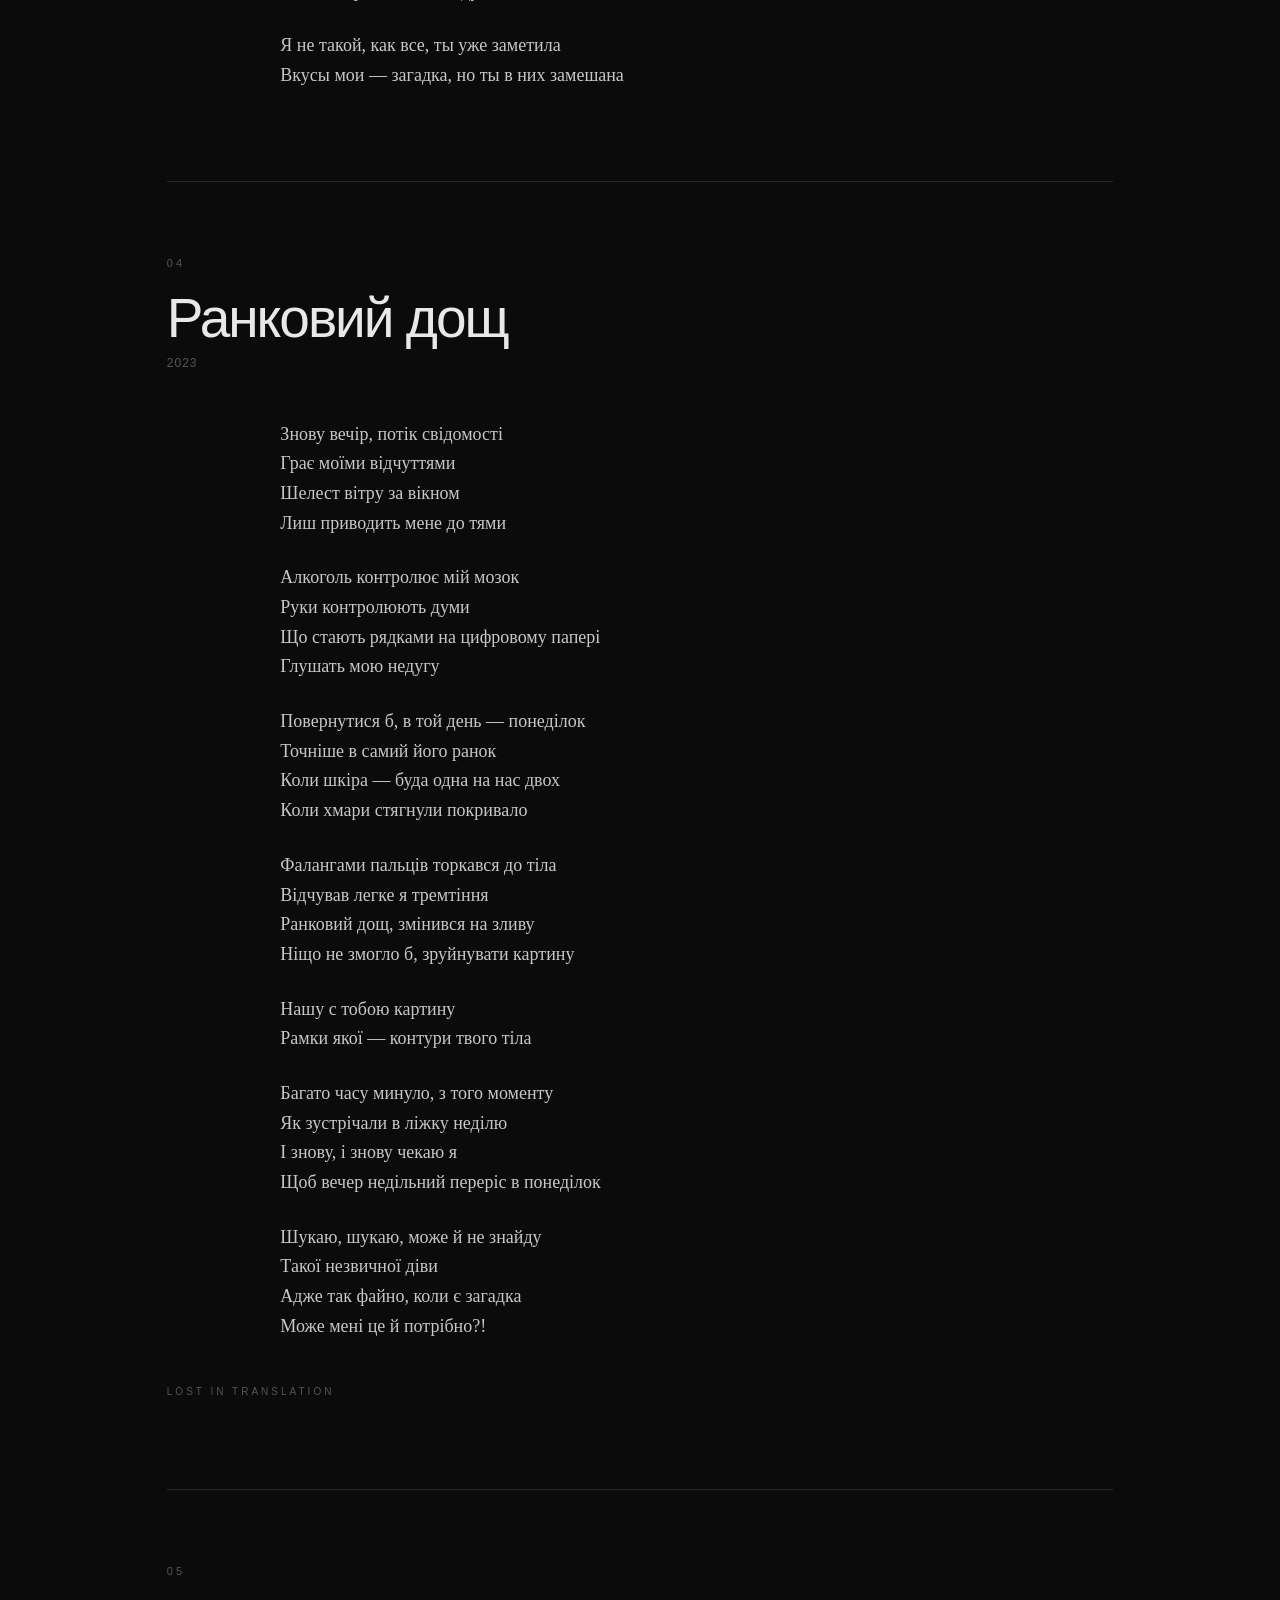
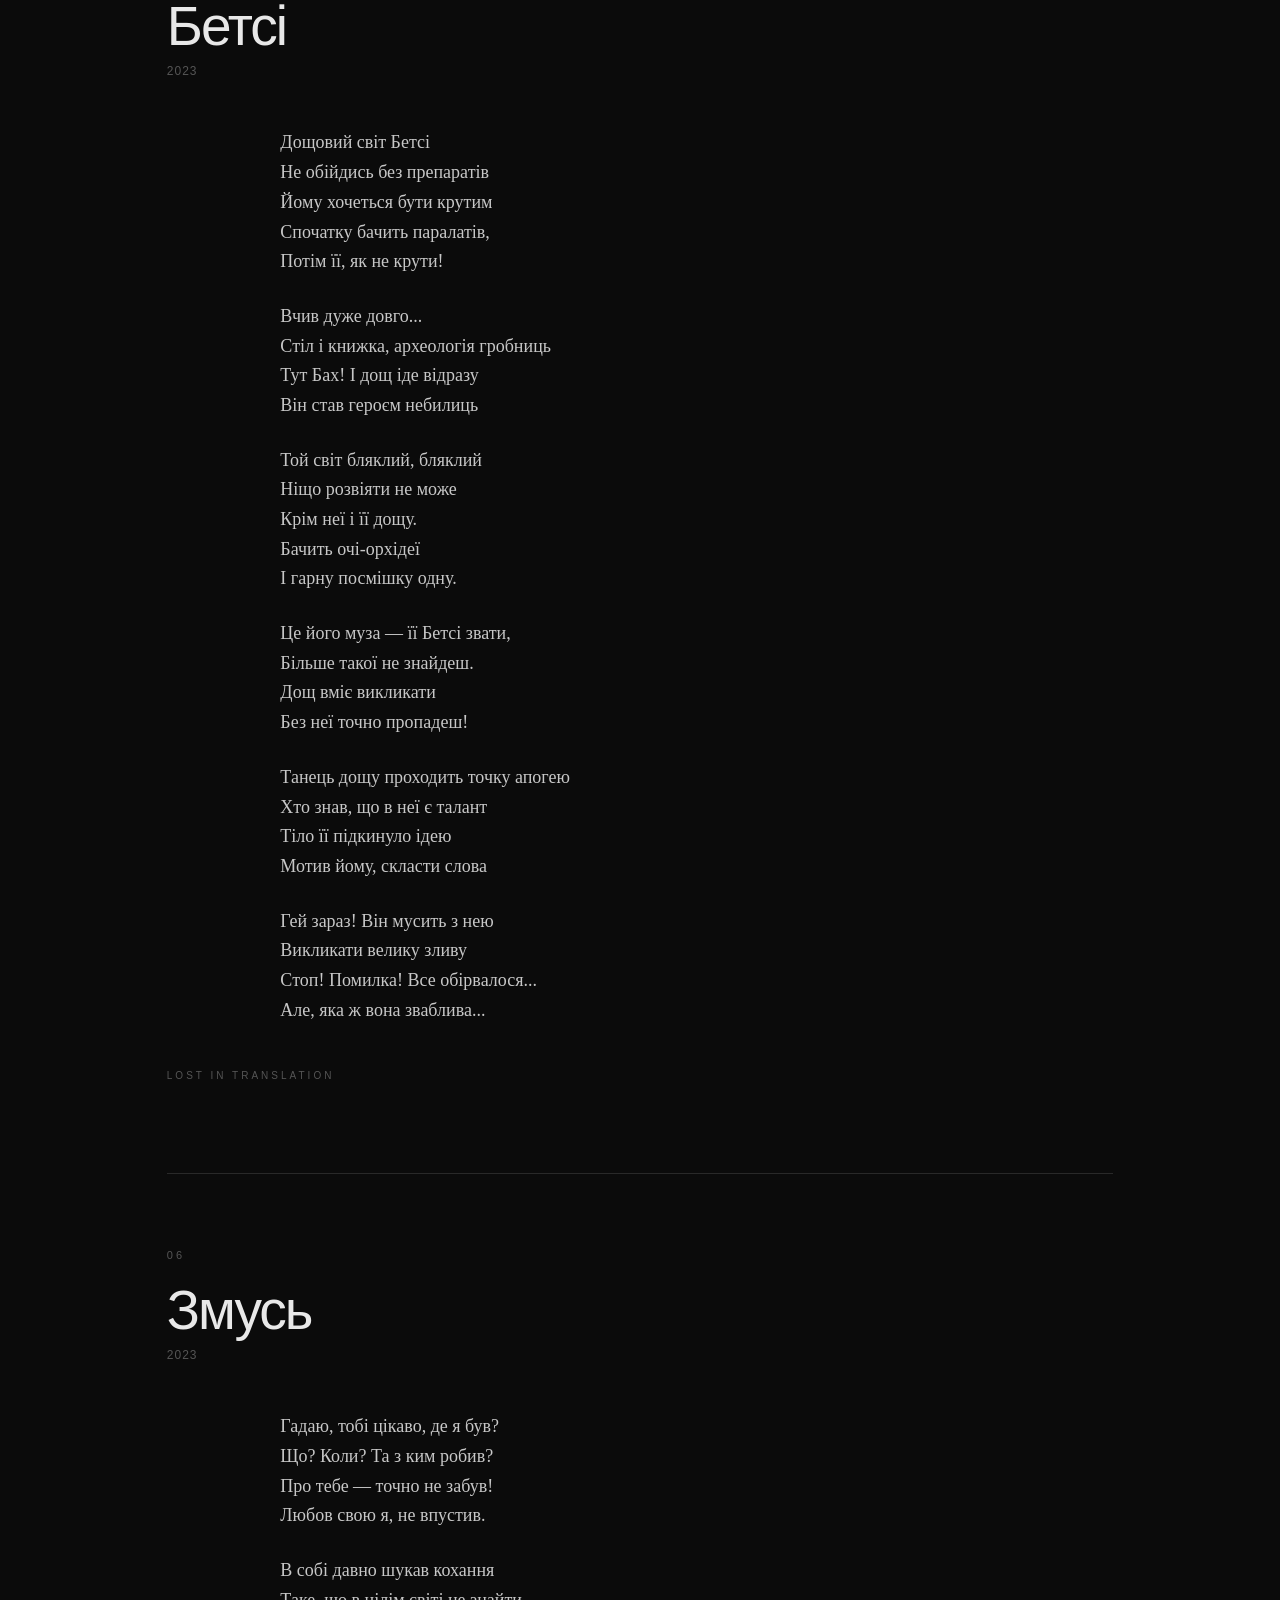
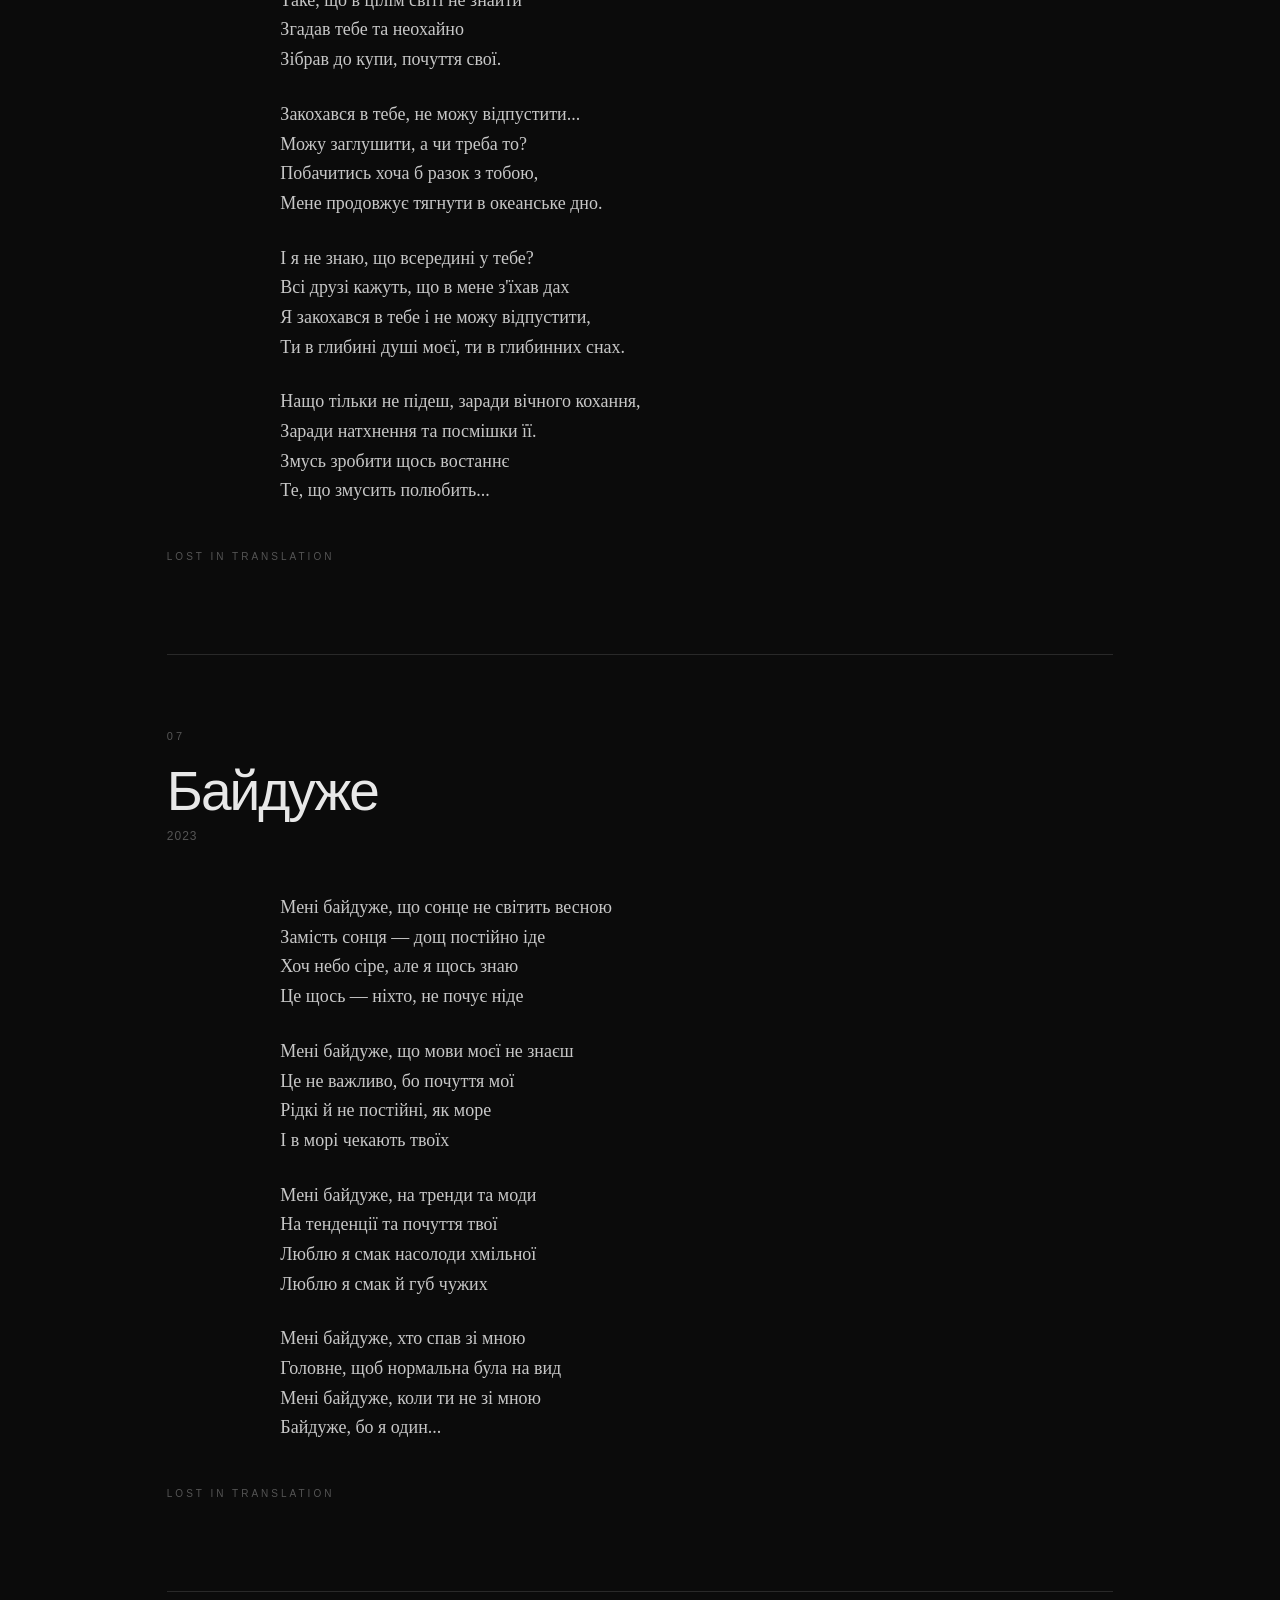
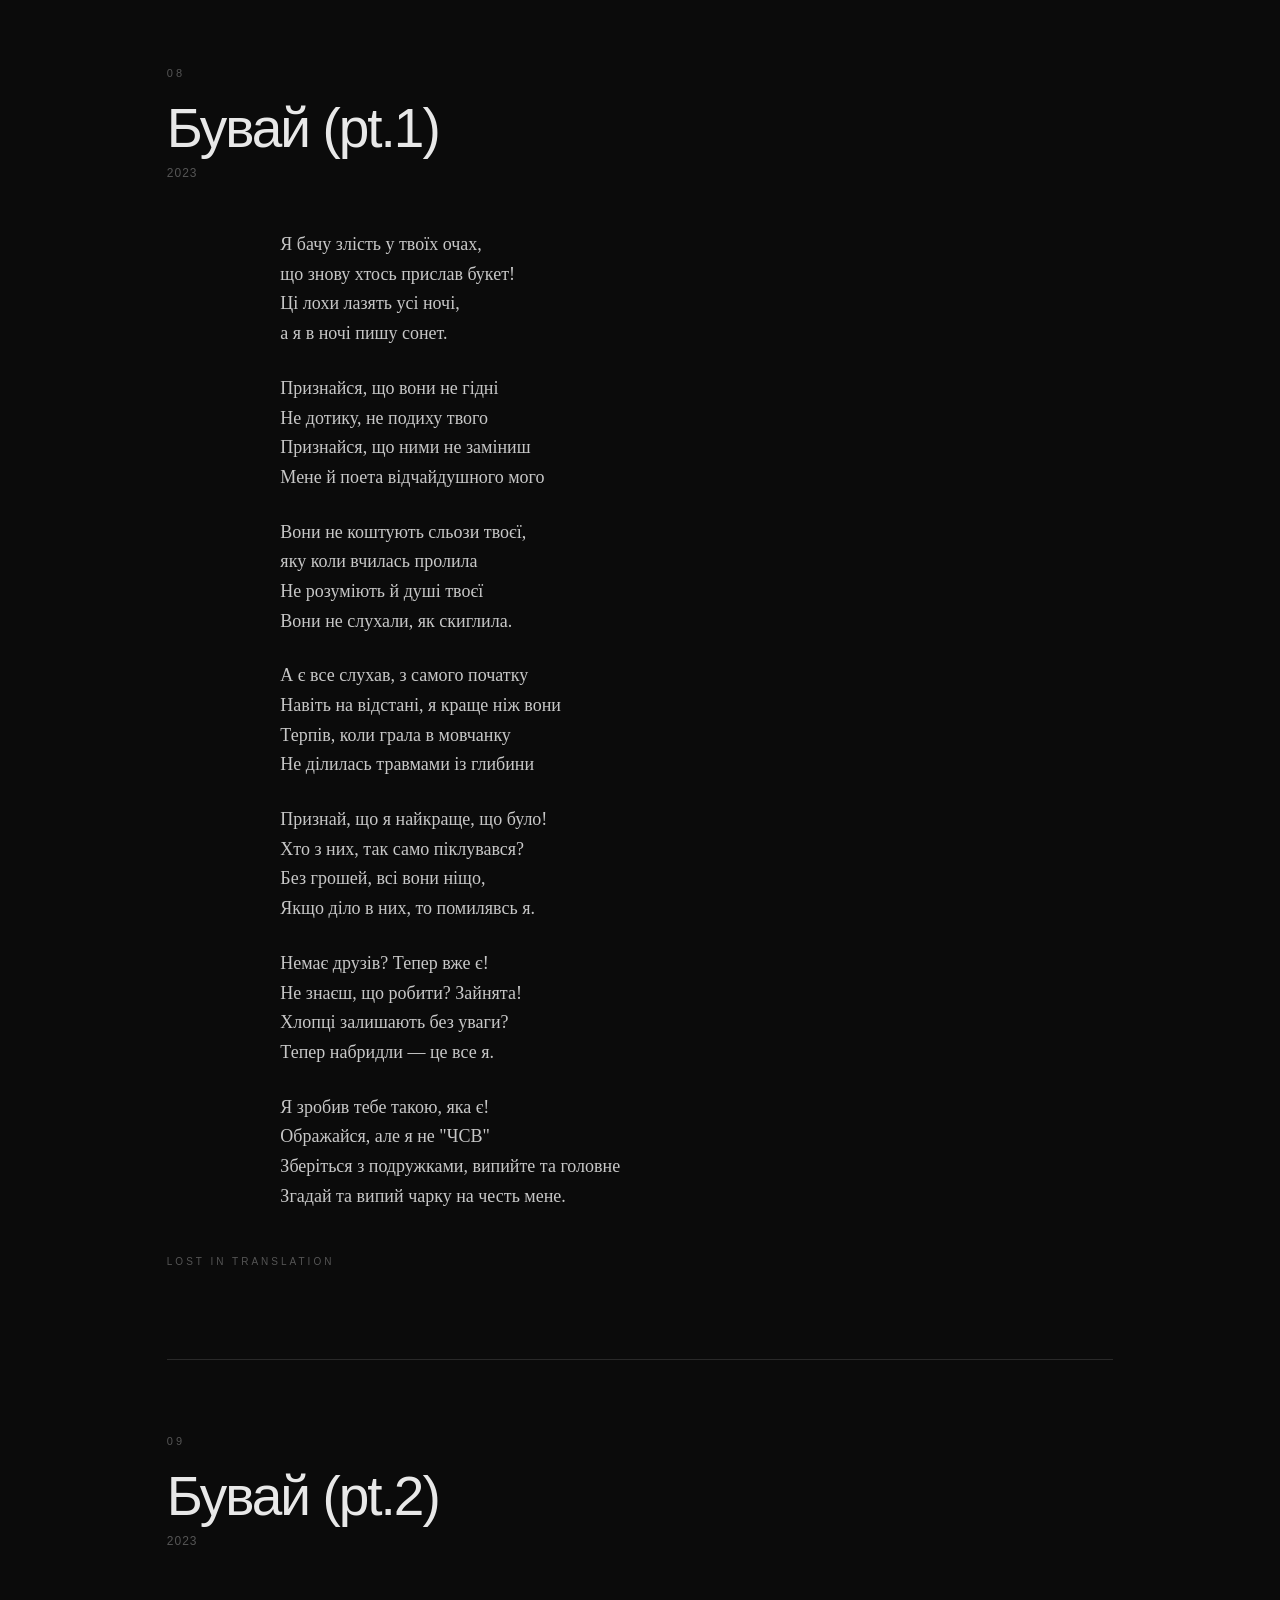
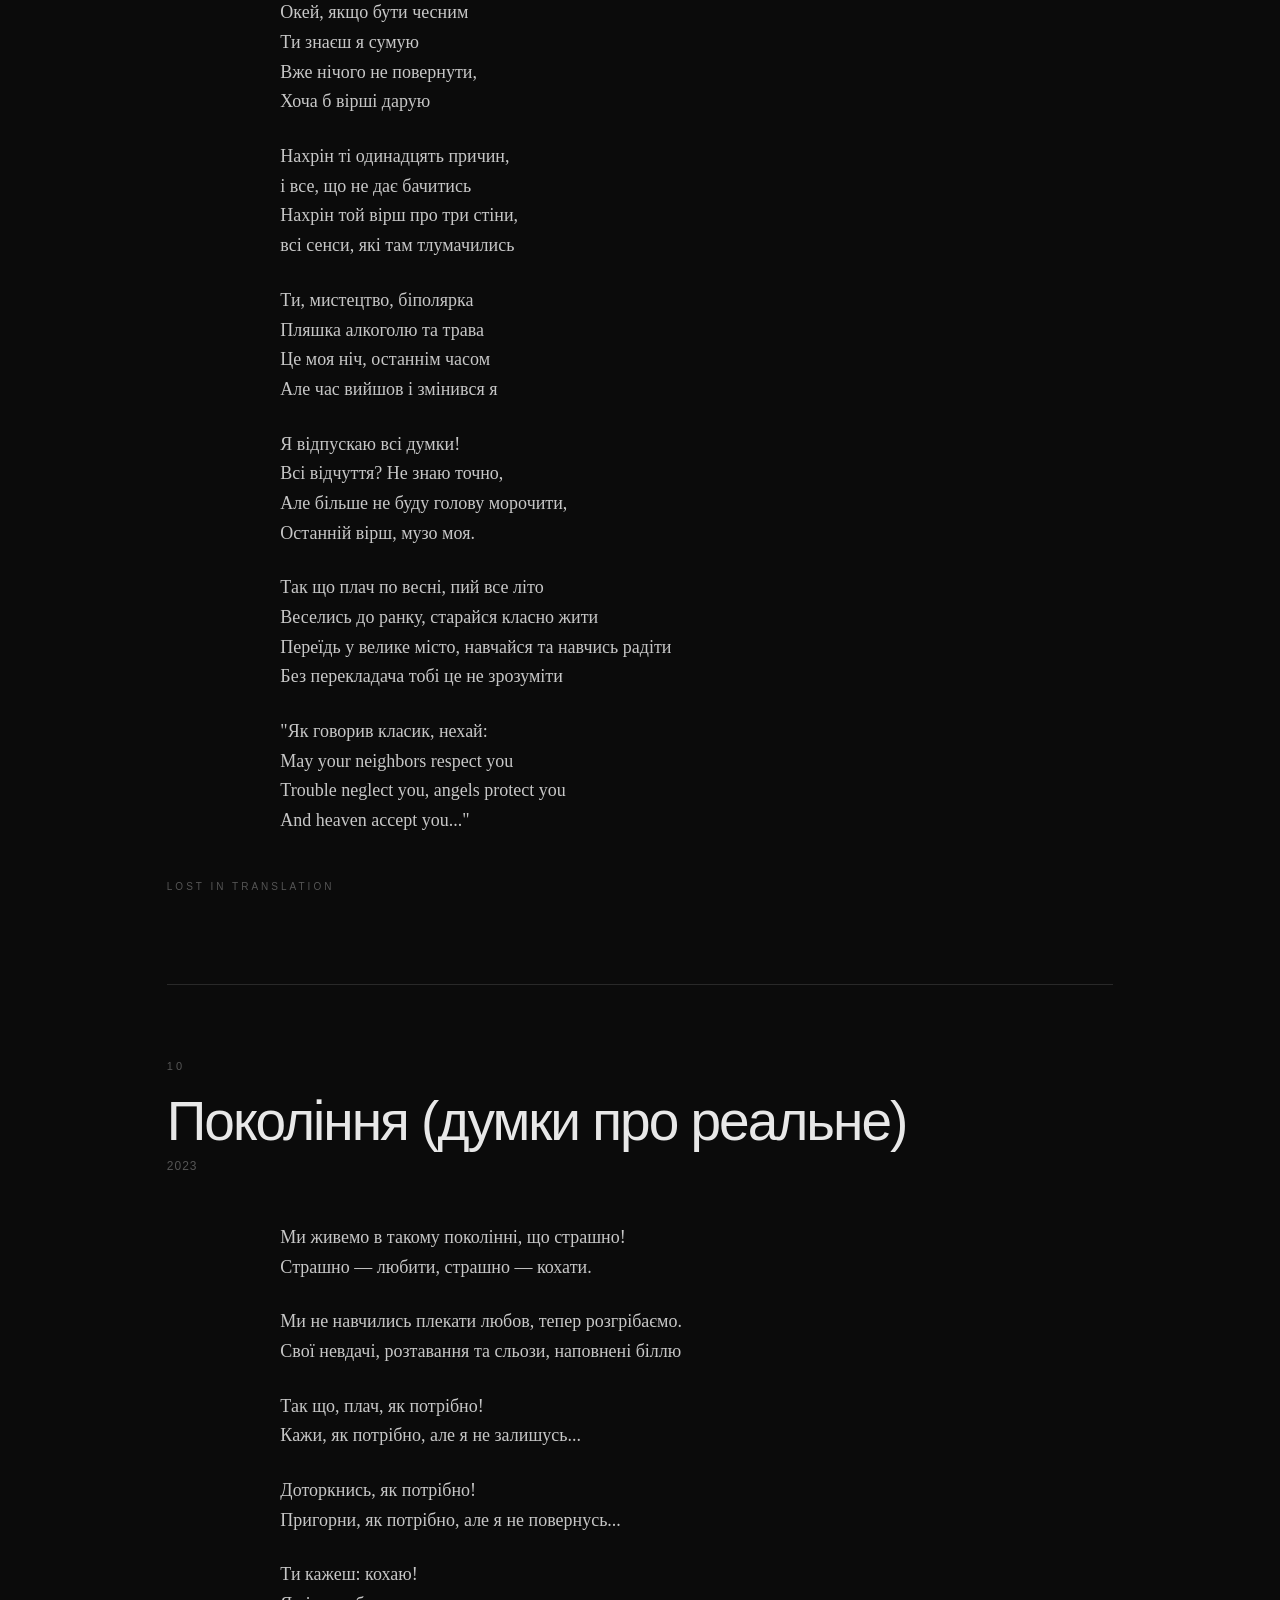
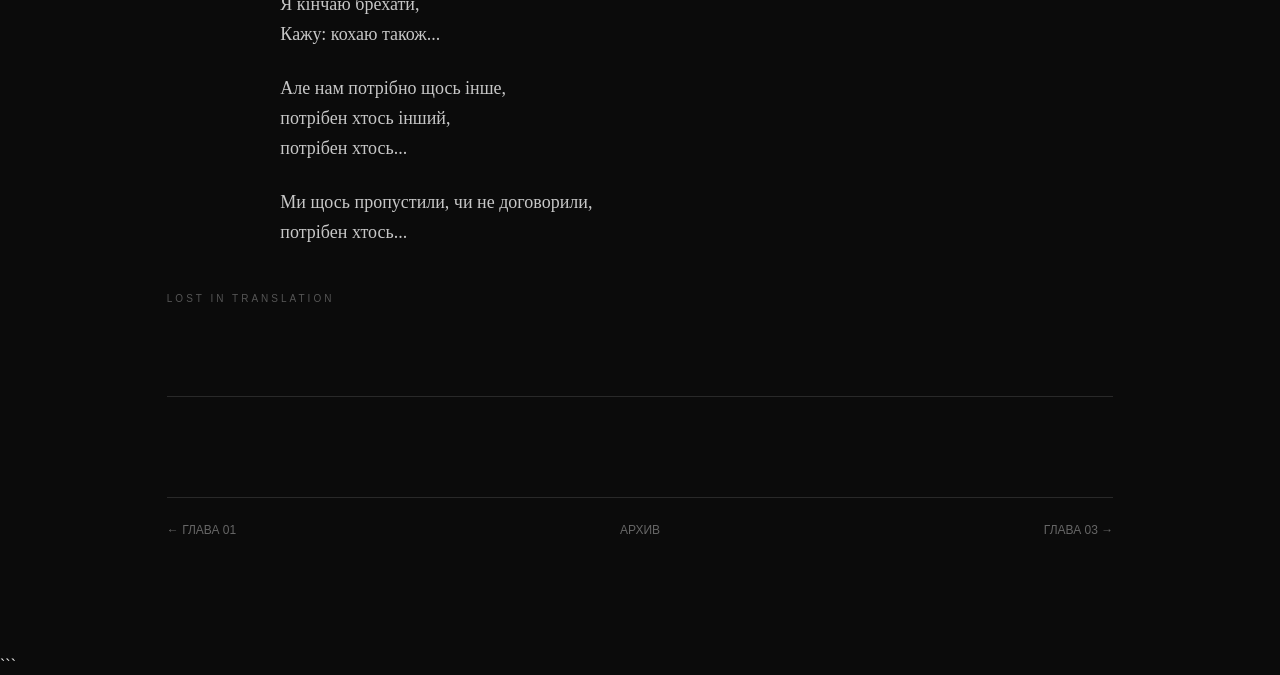
<file: chapter2.html>
<!DOCTYPE html>
<html lang="ru">
<head>
    <meta charset="UTF-8">
    <meta name="viewport" content="width=device-width, initial-scale=1.0">

    <title>Глава 2 — Архив</title>

    <link rel="stylesheet" href="style.css">
</head>

<body>

    <div class="noise"></div>

    <main class="text-page">

        <div class="page-top">
            <span>ARCHIVE.</span>
            <span>02 / 04</span>
        </div>


        <section class="chapter-intro">

            <div class="hero-label">
                <span class="line"></span>
                <span>ГЛАВА 02</span>
            </div>

            <h1>Вторая часть</h1>

            <p>
                Все тексты этой части написаны в 2023 году.
            </p>

        </section>


        <section class="poems">


            <article class="poem">

                <div class="poem-number">01</div>

                <h2>28 белых ночей</h2>

                <div class="poem-date">
                    2023
                </div>

                <div class="poem-text">

                    <p>
                        Опять февраль наступил — 28 белых ночей!<br>
                        Боюсь признаться — алкоголь давай веселей
                    </p>

                    <p>
                        Вторая часть внезапно подкралась...<br>
                        Буря эмоций поднялась,
                    </p>

                    <p>
                        Когда губы твои прочитали стихи<br>
                        И моё сердце сжалось<br>
                        Представляя, что тебе удалось пережить
                    </p>

                    <p>
                        И этот стих ты когда-то увидишь<br>
                        Увидишь, но не в скором времени<br>
                        Ведь ты достойна трилогии<br>
                        Я достоин премии
                    </p>

                    <p>
                        Выпишите чек, пожалуйста<br>
                        Иногда сохну без конкретных причин
                    </p>

                    <p>
                        Хочется только, чтоб твой будущий парень<br>
                        Так же сильно тебя любил
                    </p>

                </div>

            </article>


            <article class="poem">

                <div class="poem-number">02</div>

                <h2>Сон</h2>

                <div class="poem-date">
                    2023
                </div>

                <div class="poem-text">

                    <p>
                        Життя — прекрасне!<br>
                        Я вранці сам собі сказав<br>
                        Сьогодні день, незвично, ясний<br>
                        І раптом, сон я свій згадав.
                    </p>

                    <p>
                        Я бачив янгола, повірте<br>
                        Навіщо мені вам брехать?<br>
                        Вона була зі мною поряд<br>
                        І я хотів її тримать.
                    </p>

                    <p>
                        Нічого я не пам'ятаю<br>
                        Ні волосся колір, ні лиця<br>
                        Лиш посмішку її незвичну<br>
                        Як зрозуміти хто вона?
                    </p>

                    <p>
                        Як знайти тебе у світі?<br>
                        Тримати за руку й гулять<br>
                        Але, якщо дивитись правді в очі<br>
                        Тебе нема! Ти не існуєш!
                    </p>

                </div>

                <button class="translation-button" onclick="toggleTranslation(this)">
                    LOST IN TRANSLATION
                </button>

                <div class="translation">
                    <div class="translation-label">РУССКИЙ ВАРИАНТ</div>

                    <div class="poem-text">

                        <p>
                            Жизнь — прекрасна!<br>
                            Я утром сам себе сказал:<br>
                            Сегодня день, необычно ясный,<br>
                            И вдруг свой сон я вспомнил.
                        </p>

                        <p>
                            Я видел ангела, поверьте,<br>
                            Зачем мне вам здесь лгать?<br>
                            Она была со мною рядом,<br>
                            И я хотел её держать.
                        </p>

                        <p>
                            Ничего я не запомнил —<br>
                            Ни цвета волос, ни лица,<br>
                            Лишь её необычную улыбку.<br>
                            Как понять, кто она?
                        </p>

                        <p>
                            Как тебя найти мне в этом мире?<br>
                            За руку держать и гулять,<br>
                            Но если правде посмотреть в глаза —<br>
                            Тебя нет. Тебя не существует.
                        </p>

                    </div>
                </div>

            </article>


            <article class="poem">

                <div class="poem-number">03</div>

                <h2>Guilty pleasure</h2>

                <div class="poem-date">
                    2023
                </div>

                <div class="poem-text">

                    <p>
                        Я раскрою перед тобой все карты<br>
                        Знаешь, в моей речи иногда бывают маты<br>
                        Знаешь, иногда я ночью вспоминаю<br>
                        Как не сдержал единственное своё обещание
                    </p>

                    <p>
                        Пойми, с другими в кайф мне ночью — днём не интересно<br>
                        Вот бы ночью ты заняла их место<br>
                        Они пластичные, но мне как-то безразлично<br>
                        Повторять цикл каждый раз так не этично
                    </p>

                    <p>
                        Помнишь наши разговоры, ночью, летом<br>
                        Милая девочка и паренёк с приветом<br>
                        Солнце, я бы показал тебе луну и Киев<br>
                        И место, где мусор чуть меня не принял
                    </p>

                    <p>
                        Слушай, солнце, ты достойна большего<br>
                        Все твои бывшие — недостаток прошлого<br>
                        Чтобы быть искренним, и без лишней лести<br>
                        Я хочу включить тебе вот эту песню:
                    </p>

                    <p>
                        «Я покажу тебе свои guilty pleasure<br>
                        Мне интересно, что ты думаешь об этом»
                    </p>

                    <p>
                        Я не такой, как все, ты уже заметила<br>
                        Вкусы мои — загадка, но ты в них замешана
                    </p>

                </div>

            </article>


            <article class="poem">

                <div class="poem-number">04</div>

                <h2>Ранковий дощ</h2>

                <div class="poem-date">
                    2023
                </div>

                <div class="poem-text">

                    <p>
                        Знову вечір, потік свідомості<br>
                        Грає моїми відчуттями<br>
                        Шелест вітру за вікном<br>
                        Лиш приводить мене до тями
                    </p>

                    <p>
                        Алкоголь контролює мій мозок<br>
                        Руки контролюють думи<br>
                        Що стають рядками на цифровому папері<br>
                        Глушать мою недугу
                    </p>

                    <p>
                        Повернутися б, в той день — понеділок<br>
                        Точніше в самий його ранок<br>
                        Коли шкіра — буда одна на нас двох<br>
                        Коли хмари стягнули покривало
                    </p>

                    <p>
                        Фалангами пальців торкався до тіла<br>
                        Відчував легке я тремтіння<br>
                        Ранковий дощ, змінився на зливу<br>
                        Ніщо не змогло б, зруйнувати картину
                    </p>

                    <p>
                        Нашу с тобою картину<br>
                        Рамки якої — контури твого тіла
                    </p>

                    <p>
                        Багато часу минуло, з того моменту<br>
                        Як зустрічали в ліжку неділю<br>
                        І знову, і знову чекаю я<br>
                        Щоб вечер недільний переріс в понеділок
                    </p>

                    <p>
                        Шукаю, шукаю, може й не знайду<br>
                        Такої незвичної діви<br>
                        Адже так файно, коли є загадка<br>
                        Може мені це й потрібно?!
                    </p>

                </div>

                <button class="translation-button" onclick="toggleTranslation(this)">
                    LOST IN TRANSLATION
                </button>

                <div class="translation">
                    <div class="translation-label">РУССКИЙ ВАРИАНТ</div>

                    <div class="poem-text">

                        <p>
                            Снова вечер, поток сознания<br>
                            Играет моими ощущениями<br>
                            Шорох ветра за окном<br>
                            Лишь возвращает меня в себя.
                        </p>

                        <p>
                            Алкоголь контролирует мой мозг,<br>
                            Руки контролируют мысли,<br>
                            Что становятся строками на цифровой бумаге<br>
                            И заглушают мою боль.
                        </p>

                        <p>
                            Вернуться бы в тот день — понедельник,<br>
                            Точнее, в самое его утро,<br>
                            Когда мы были одни на двоих,<br>
                            Когда облака стянули покрывало.
                        </p>

                        <p>
                            Пальцами касался тебя,<br>
                            Чувствовал лёгкую дрожь.<br>
                            Утренний дождь сменился ливнем,<br>
                            И ничто не смогло разрушить картину.
                        </p>

                        <p>
                            Нашу с тобой картину,<br>
                            Рамки которой — очертания тебя.
                        </p>

                        <p>
                            Много времени прошло с того момента,<br>
                            Как мы встречали в постели воскресенье,<br>
                            И снова, и снова я жду,<br>
                            Чтобы воскресный вечер перерос в понедельник.
                        </p>

                        <p>
                            Ищу, ищу — может, и не найду<br>
                            Такой необычной девушки.<br>
                            Ведь так хорошо, когда есть загадка.<br>
                            Может, мне это и нужно?!
                        </p>

                    </div>
                </div>

            </article>


            <article class="poem">

                <div class="poem-number">05</div>

                <h2>Бетсі</h2>

                <div class="poem-date">
                    2023
                </div>

                <div class="poem-text">

                    <p>
                        Дощовий світ Бетсі<br>
                        Не обійдись без препаратів<br>
                        Йому хочеться бути крутим<br>
                        Спочатку бачить паралатів,<br>
                        Потім її, як не крути!
                    </p>

                    <p>
                        Вчив дуже довго...<br>
                        Стіл і книжка, археологія гробниць<br>
                        Тут Бах! І дощ іде відразу<br>
                        Він став героєм небилиць
                    </p>

                    <p>
                        Той світ бляклий, бляклий<br>
                        Ніщо розвіяти не може<br>
                        Крім неї і її дощу.<br>
                        Бачить очі-орхідеї<br>
                        І гарну посмішку одну.
                    </p>

                    <p>
                        Це його муза — її Бетсі звати,<br>
                        Більше такої не знайдеш.<br>
                        Дощ вміє викликати<br>
                        Без неї точно пропадеш!
                    </p>

                    <p>
                        Танець дощу проходить точку апогею<br>
                        Хто знав, що в неї є талант<br>
                        Тіло її підкинуло ідею<br>
                        Мотив йому, скласти слова
                    </p>

                    <p>
                        Гей зараз! Він мусить з нею<br>
                        Викликати велику зливу<br>
                        Стоп! Помилка! Все обірвалося...<br>
                        Але, яка ж вона зваблива...
                    </p>

                </div>

                <button class="translation-button" onclick="toggleTranslation(this)">
                    LOST IN TRANSLATION
                </button>

                <div class="translation">
                    <div class="translation-label">РУССКИЙ ВАРИАНТ</div>

                    <div class="poem-text">

                        <p>
                            Дождливый мир Бетси<br>
                            Не обходится без препаратов.<br>
                            Ему хочется быть крутым.<br>
                            Сначала видит паралатов,<br>
                            Потом её — как ни крути!
                        </p>

                        <p>
                            Учился очень долго...<br>
                            Стол и книга, археология гробниц.<br>
                            Тут — бах! И дождь идёт сразу,<br>
                            Он стал героем небылиц.
                        </p>

                        <p>
                            Тот мир блеклый, блеклый,<br>
                            Ничто развеять его не может,<br>
                            Кроме неё и её дождя.<br>
                            Видит глаза-орхидеи<br>
                            И одну прекрасную улыбку.
                        </p>

                        <p>
                            Это его муза — её зовут Бетси,<br>
                            Больше такой не найдёшь.<br>
                            Дождь она умеет вызывать —<br>
                            Без неё ты точно пропадёшь!
                        </p>

                        <p>
                            Танец дождя проходит точку апогея.<br>
                            Кто знал, что в ней есть талант?<br>
                            Её образ подарил ему идею,<br>
                            Мотив, чтобы складывать слова.
                        </p>

                        <p>
                            Эй, сейчас! Он должен вместе с ней<br>
                            Вызвать большую грозу.<br>
                            Стоп! Ошибка! Всё оборвалось...<br>
                            Но как же она прекрасна...
                        </p>

                    </div>
                </div>

            </article>


            <article class="poem">

                <div class="poem-number">06</div>

                <h2>Змусь</h2>

                <div class="poem-date">
                    2023
                </div>

                <div class="poem-text">

                    <p>
                        Гадаю, тобі цікаво, де я був?<br>
                        Що? Коли? Та з ким робив?<br>
                        Про тебе — точно не забув!<br>
                        Любов свою я, не впустив.
                    </p>

                    <p>
                        В собі давно шукав кохання<br>
                        Таке, що в цілім світі не знайти<br>
                        Згадав тебе та неохайно<br>
                        Зібрав до купи, почуття свої.
                    </p>

                    <p>
                        Закохався в тебе, не можу відпустити...<br>
                        Можу заглушити, а чи треба то?<br>
                        Побачитись хоча б разок з тобою,<br>
                        Мене продовжує тягнути в океанське дно.
                    </p>

                    <p>
                        І я не знаю, що всередині у тебе?<br>
                        Всі друзі кажуть, що в мене з'їхав дах<br>
                        Я закохався в тебе і не можу відпустити,<br>
                        Ти в глибині душі моєї, ти в глибинних снах.
                    </p>

                    <p>
                        Нащо тільки не підеш, заради вічного кохання,<br>
                        Заради натхнення та посмішки її.<br>
                        Змусь зробити щось востаннє<br>
                        Те, що змусить полюбить...
                    </p>

                </div>

                <button class="translation-button" onclick="toggleTranslation(this)">
                    LOST IN TRANSLATION
                </button>

                <div class="translation">
                    <div class="translation-label">РУССКИЙ ВАРИАНТ</div>

                    <div class="poem-text">

                        <p>
                            Гадаю, тебе интересно, где я был?<br>
                            Что? Когда? И с кем я был?<br>
                            О тебе — точно не забыл!<br>
                            Любовь свою я не отпустил.
                        </p>

                        <p>
                            В себе давно искал любовь,<br>
                            Такую, что на свете не найти.<br>
                            Я вспомнил о тебе — и неумело<br>
                            Собрал воедино чувства свои.
                        </p>

                        <p>
                            Влюбился в тебя, не могу отпустить...<br>
                            Могу заглушить — но нужно ли?<br>
                            Хоть раз увидеться с тобою —<br>
                            Меня всё тянет в глубину.
                        </p>

                        <p>
                            И я не знаю, что внутри тебя.<br>
                            Все друзья говорят, что я сошёл с ума.<br>
                            Я влюбился в тебя и не могу отпустить,<br>
                            Ты в глубине моей души, ты в глубинных снах.
                        </p>

                        <p>
                            На что только не пойдёшь ради вечной любви,<br>
                            Ради вдохновения и её улыбки.<br>
                            Заставь меня сделать что-то в последний раз —<br>
                            То, что заставит полюбить...
                        </p>

                    </div>
                </div>

            </article>


            <article class="poem">

                <div class="poem-number">07</div>

                <h2>Байдуже</h2>

                <div class="poem-date">
                    2023
                </div>

                <div class="poem-text">

                    <p>
                        Мені байдуже, що сонце не світить весною<br>
                        Замість сонця — дощ постійно іде<br>
                        Хоч небо сіре, але я щось знаю<br>
                        Це щось — ніхто, не почує ніде
                    </p>

                    <p>
                        Мені байдуже, що мови моєї не знаєш<br>
                        Це не важливо, бо почуття мої<br>
                        Рідкі й не постійні, як море<br>
                        І в морі чекають твоїх
                    </p>

                    <p>
                        Мені байдуже, на тренди та моди<br>
                        На тенденції та почуття твої<br>
                        Люблю я смак насолоди хмільної<br>
                        Люблю я смак й губ чужих
                    </p>

                    <p>
                        Мені байдуже, хто спав зі мною<br>
                        Головне, щоб нормальна була на вид<br>
                        Мені байдуже, коли ти не зі мною<br>
                        Байдуже, бо я один...
                    </p>

                </div>

                <button class="translation-button" onclick="toggleTranslation(this)">
                    LOST IN TRANSLATION
                </button>

                <div class="translation">
                    <div class="translation-label">РУССКИЙ ВАРИАНТ</div>

                    <div class="poem-text">

                        <p>
                            Мне всё равно, что солнце не светит весной,<br>
                            Вместо солнца — дождь постоянно идёт.<br>
                            Пусть небо серое, но кое-что я знаю —<br>
                            И этого никто никогда не поймёт.
                        </p>

                        <p>
                            Мне всё равно, что ты не знаешь моего языка,<br>
                            Это не важно, ведь чувства мои<br>
                            Редки и непостоянны, как море,<br>
                            И в море ждут они твоих.
                        </p>

                        <p>
                            Мне всё равно на тренды и моды,<br>
                            На тенденции и чувства твои.<br>
                            Люблю я вкус хмельного удовольствия,<br>
                            Люблю я вкус чужих губ.
                        </p>

                        <p>
                            Мне всё равно, с кем я проводил ночи,<br>
                            Главное — чтобы внешне была хороша.<br>
                            Мне всё равно, когда тебя нет рядом.<br>
                            Всё равно, ведь я один...
                        </p>

                    </div>
                </div>

            </article>


            <article class="poem">

                <div class="poem-number">08</div>

                <h2>Бувай (pt.1)</h2>

                <div class="poem-date">
                    2023
                </div>

                <div class="poem-text">

                    <p>
                        Я бачу злість у твоїх очах,<br>
                        що знову хтось прислав букет!<br>
                        Ці лохи лазять усі ночі,<br>
                        а я в ночі пишу сонет.
                    </p>

                    <p>
                        Признайся, що вони не гідні<br>
                        Не дотику, не подиху твого<br>
                        Признайся, що ними не заміниш<br>
                        Мене й поета відчайдушного мого
                    </p>

                    <p>
                        Вони не коштують сльози твоєї,<br>
                        яку коли вчилась пролила<br>
                        Не розуміють й душі твоєї<br>
                        Вони не слухали, як скиглила.
                    </p>

                    <p>
                        А є все слухав, з самого початку<br>
                        Навіть на відстані, я краще ніж вони<br>
                        Терпів, коли грала в мовчанку<br>
                        Не ділилась травмами із глибини
                    </p>

                    <p>
                        Признай, що я найкраще, що було!<br>
                        Хто з них, так само піклувався?<br>
                        Без грошей, всі вони ніщо,<br>
                        Якщо діло в них, то помилявсь я.
                    </p>

                    <p>
                        Немає друзів? Тепер вже є!<br>
                        Не знаєш, що робити? Зайнята!<br>
                        Хлопці залишають без уваги?<br>
                        Тепер набридли — це все я.
                    </p>

                    <p>
                        Я зробив тебе такою, яка є!<br>
                        Ображайся, але я не "ЧСВ"<br>
                        Зберіться з подружками, випийте та головне<br>
                        Згадай та випий чарку на честь мене.
                    </p>

                </div>

                <button class="translation-button" onclick="toggleTranslation(this)">
                    LOST IN TRANSLATION
                </button>

                <div class="translation">
                    <div class="translation-label">РУССКИЙ ВАРИАНТ</div>

                    <div class="poem-text">

                        <p>
                            Я вижу злость в твоих глазах,<br>
                            Ведь снова кто-то прислал букет!<br>
                            Эти дураки ползают всю ночь,<br>
                            А я ночами пишу сонет.
                        </p>

                        <p>
                            Признайся, что они недостойны<br>
                            Ни прикосновения, ни дыхания твоего.<br>
                            Признайся, что ими не заменишь<br>
                            Меня — поэта отчаянного.
                        </p>

                        <p>
                            Они не стоят твоих слёз,<br>
                            Которые ты когда-то пролила.<br>
                            Они не понимают твоей души,<br>
                            Они не слышали, как ты плакала.
                        </p>

                        <p>
                            А я всё слушал с самого начала.<br>
                            Даже на расстоянии я лучше их.<br>
                            Терпел, когда ты играла в молчанку,<br>
                            Когда не делилась болью изнутри.
                        </p>

                        <p>
                            Признай, что я — лучшее, что было!<br>
                            Кто из них так же о тебе заботился?<br>
                            Без денег они все ничто,<br>
                            Если дело только в этом — значит, я ошибался.
                        </p>

                        <p>
                            Нет друзей? Теперь они есть!<br>
                            Не знаешь, что делать? Занята!<br>
                            Парни оставляют без внимания?<br>
                            Теперь надоели — всё это я.
                        </p>

                        <p>
                            Я сделал тебя такой, какая ты есть!<br>
                            Обижайся, но я не "ЧСВ".<br>
                            Соберитесь с подругами, выпейте и главное —<br>
                            Вспомни и выпей рюмку за меня.
                        </p>

                    </div>
                </div>

            </article>


            <article class="poem">

                <div class="poem-number">09</div>

                <h2>Бувай (pt.2)</h2>

                <div class="poem-date">
                    2023
                </div>

                <div class="poem-text">

                    <p>
                        Окей, якщо бути чесним<br>
                        Ти знаєш я сумую<br>
                        Вже нічого не повернути,<br>
                        Хоча б вірші дарую
                    </p>

                    <p>
                        Нахрін ті одинадцять причин,<br>
                        і все, що не дає бачитись<br>
                        Нахрін той вірш про три стіни,<br>
                        всі сенси, які там тлумачились
                    </p>

                    <p>
                        Ти, мистецтво, біполярка<br>
                        Пляшка алкоголю та трава<br>
                        Це моя ніч, останнім часом<br>
                        Але час вийшов і змінився я
                    </p>

                    <p>
                        Я відпускаю всі думки!<br>
                        Всі відчуття? Не знаю точно,<br>
                        Але більше не буду голову морочити,<br>
                        Останній вірш, музо моя.
                    </p>

                    <p>
                        Так що плач по весні, пий все літо<br>
                        Веселись до ранку, старайся класно жити<br>
                        Переїдь у велике місто, навчайся та навчись радіти<br>
                        Без перекладача тобі це не зрозуміти
                    </p>

                    <p>
                        "Як говорив класик, нехай:<br>
                        May your neighbors respect you<br>
                        Trouble neglect you, angels protect you<br>
                        And heaven accept you..."
                    </p>

                </div>

                <button class="translation-button" onclick="toggleTranslation(this)">
                    LOST IN TRANSLATION
                </button>

                <div class="translation">
                    <div class="translation-label">РУССКИЙ ВАРИАНТ</div>

                    <div class="poem-text">

                        <p>
                            Окей, если быть честным,<br>
                            Ты знаешь — я скучаю.<br>
                            Уже ничего не вернуть,<br>
                            Хотя бы стихи тебе дарю.
                        </p>

                        <p>
                            К чёрту те одиннадцать причин<br>
                            И всё, что не даёт нам видеться.<br>
                            К чёрту тот стих про три стены,<br>
                            И все смыслы, что в нём пытались найти.
                        </p>

                        <p>
                            Ты, искусство, биполярка,<br>
                            Бутылка алкоголя и трава —<br>
                            Так выглядит моя ночь последнее время.<br>
                            Но время вышло — и изменился я.
                        </p>

                        <p>
                            Я отпускаю все мысли!<br>
                            Все чувства? Не знаю точно.<br>
                            Но больше не буду морочить голову.<br>
                            Последний стих, моя муза.
                        </p>

                        <p>
                            Так что плачь весной, пей всё лето,<br>
                            Веселись до утра, старайся классно жить.<br>
                            Переезжай в большой город, учись и учись радоваться.<br>
                            Без переводчика тебе этого не понять.
                        </p>

                        <p>
                            «Как говорил классик, пусть:<br>
                            May your neighbors respect you<br>
                            Trouble neglect you, angels protect you<br>
                            And heaven accept you...»
                        </p>

                    </div>
                </div>

            </article>


            <article class="poem">

                <div class="poem-number">10</div>

                <h2>Покоління (думки про реальне)</h2>

                <div class="poem-date">
                    2023
                </div>

                <div class="poem-text">

                    <p>
                        Ми живемо в такому поколінні, що страшно!<br>
                        Страшно — любити, страшно — кохати.
                    </p>

                    <p>
                        Ми не навчились плекати любов, тепер розгрібаємо.<br>
                        Свої невдачі, розтавання та сльози, наповнені біллю
                    </p>

                    <p>
                        Так що, плач, як потрібно!<br>
                        Кажи, як потрібно, але я не залишусь...
                    </p>

                    <p>
                        Доторкнись, як потрібно!<br>
                        Пригорни, як потрібно, але я не повернусь...
                    </p>

                    <p>
                        Ти кажеш: кохаю!<br>
                        Я кінчаю брехати,<br>
                        Кажу: кохаю також...
                    </p>

                    <p>
                        Але нам потрібно щось інше,<br>
                        потрібен хтось інший,<br>
                        потрібен хтось...
                    </p>

                    <p>
                        Ми щось пропустили, чи не договорили,<br>
                        потрібен хтось...
                    </p>

                </div>

                <button class="translation-button" onclick="toggleTranslation(this)">
                    LOST IN TRANSLATION
                </button>

                <div class="translation">
                    <div class="translation-label">РУССКИЙ ВАРИАНТ</div>

                    <div class="poem-text">

                        <p>
                            Мы живём в таком поколении, что страшно!<br>
                            Страшно — любить, страшно — влюбляться.
                        </p>

                        <p>
                            Мы не научились беречь любовь — теперь разгребаем<br>
                            Свои неудачи, расставания и слёзы, наполненные болью.
                        </p>

                        <p>
                            Так что плачь, как нужно!<br>
                            Говори, как нужно, но я не останусь...
                        </p>

                        <p>
                            Прикоснись, как нужно!<br>
                            Обними, как нужно, но я не вернусь...
                        </p>

                        <p>
                            Ты говоришь: «Люблю!»<br>
                            Я заканчиваю лгать,<br>
                            Говорю: «Я тоже люблю...»
                        </p>

                        <p>
                            Но нам нужно что-то другое,<br>
                            нужен кто-то другой,<br>
                            нужен кто-то...
                        </p>

                        <p>
                            Мы что-то упустили или не договорили,<br>
                            нужен кто-то...
                        </p>

                    </div>
                </div>

            </article>


        </section>


        <div class="page-navigation">

            <a href="chapter1.html">← ГЛАВА 01</a>

            <a href="index.html">АРХИВ</a>

            <a href="chapter3.html">ГЛАВА 03 →</a>

        </div>

    </main>


    <script>

        function toggleTranslation(button) {

            const translation = button.nextElementSibling;

            if (translation.classList.contains("open")) {

                translation.classList.remove("open");
                button.textContent = "LOST IN TRANSLATION";

            } else {

                translation.classList.add("open");
                button.textContent = "CLOSE TRANSLATION";

            }

        }

    </script>

</body>
</html>
```
</file>
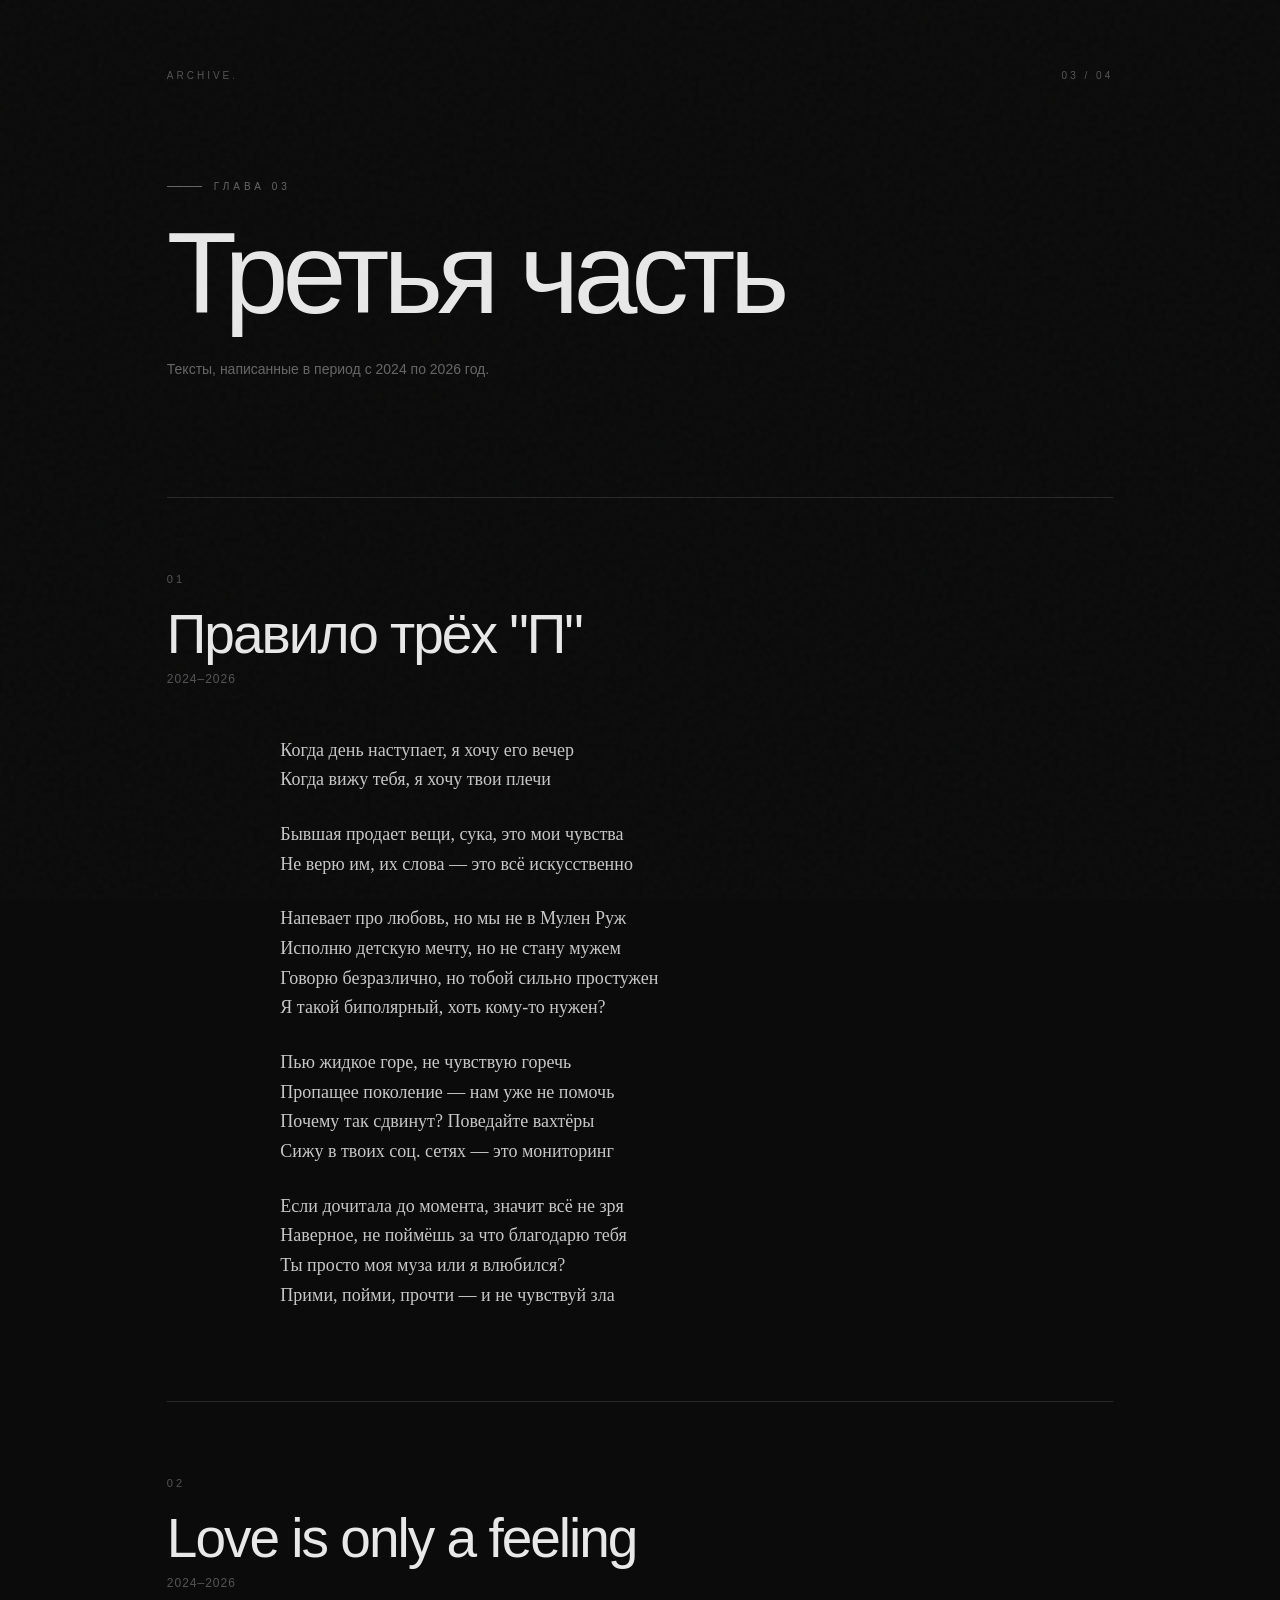
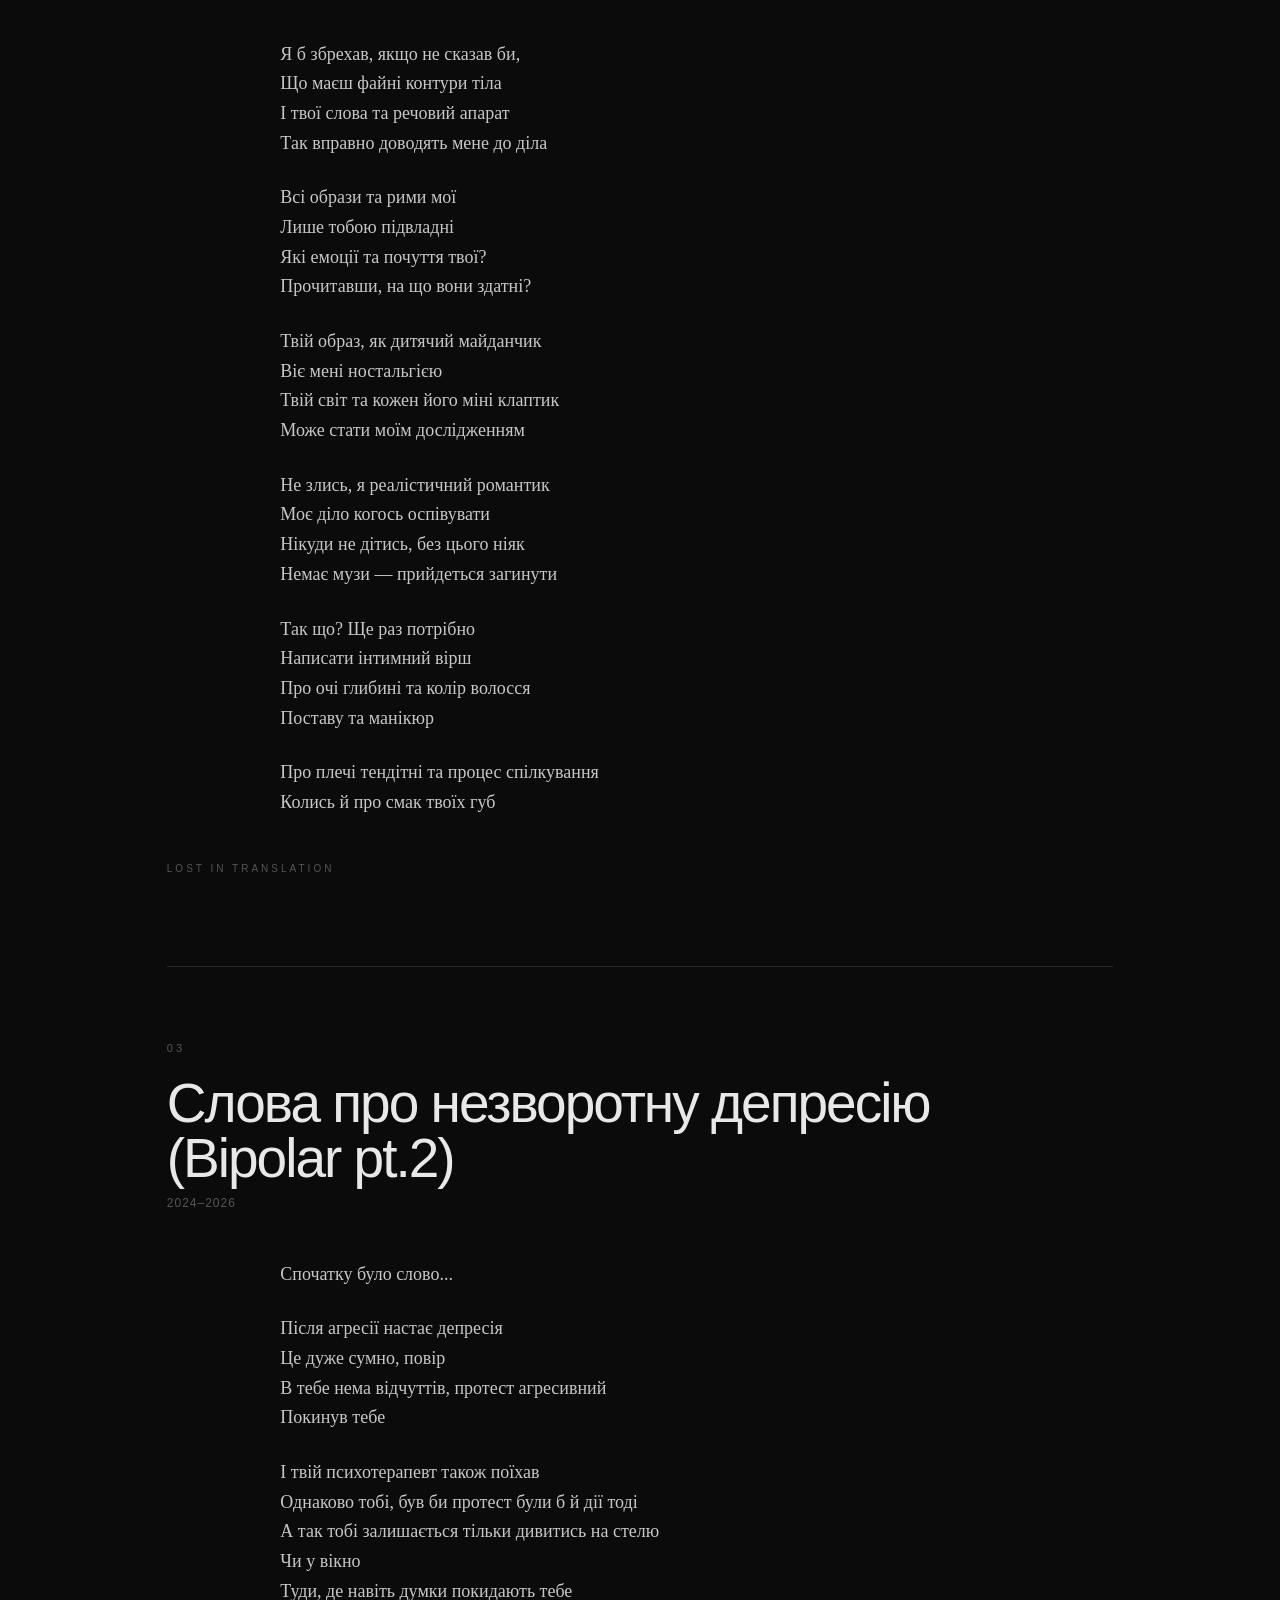
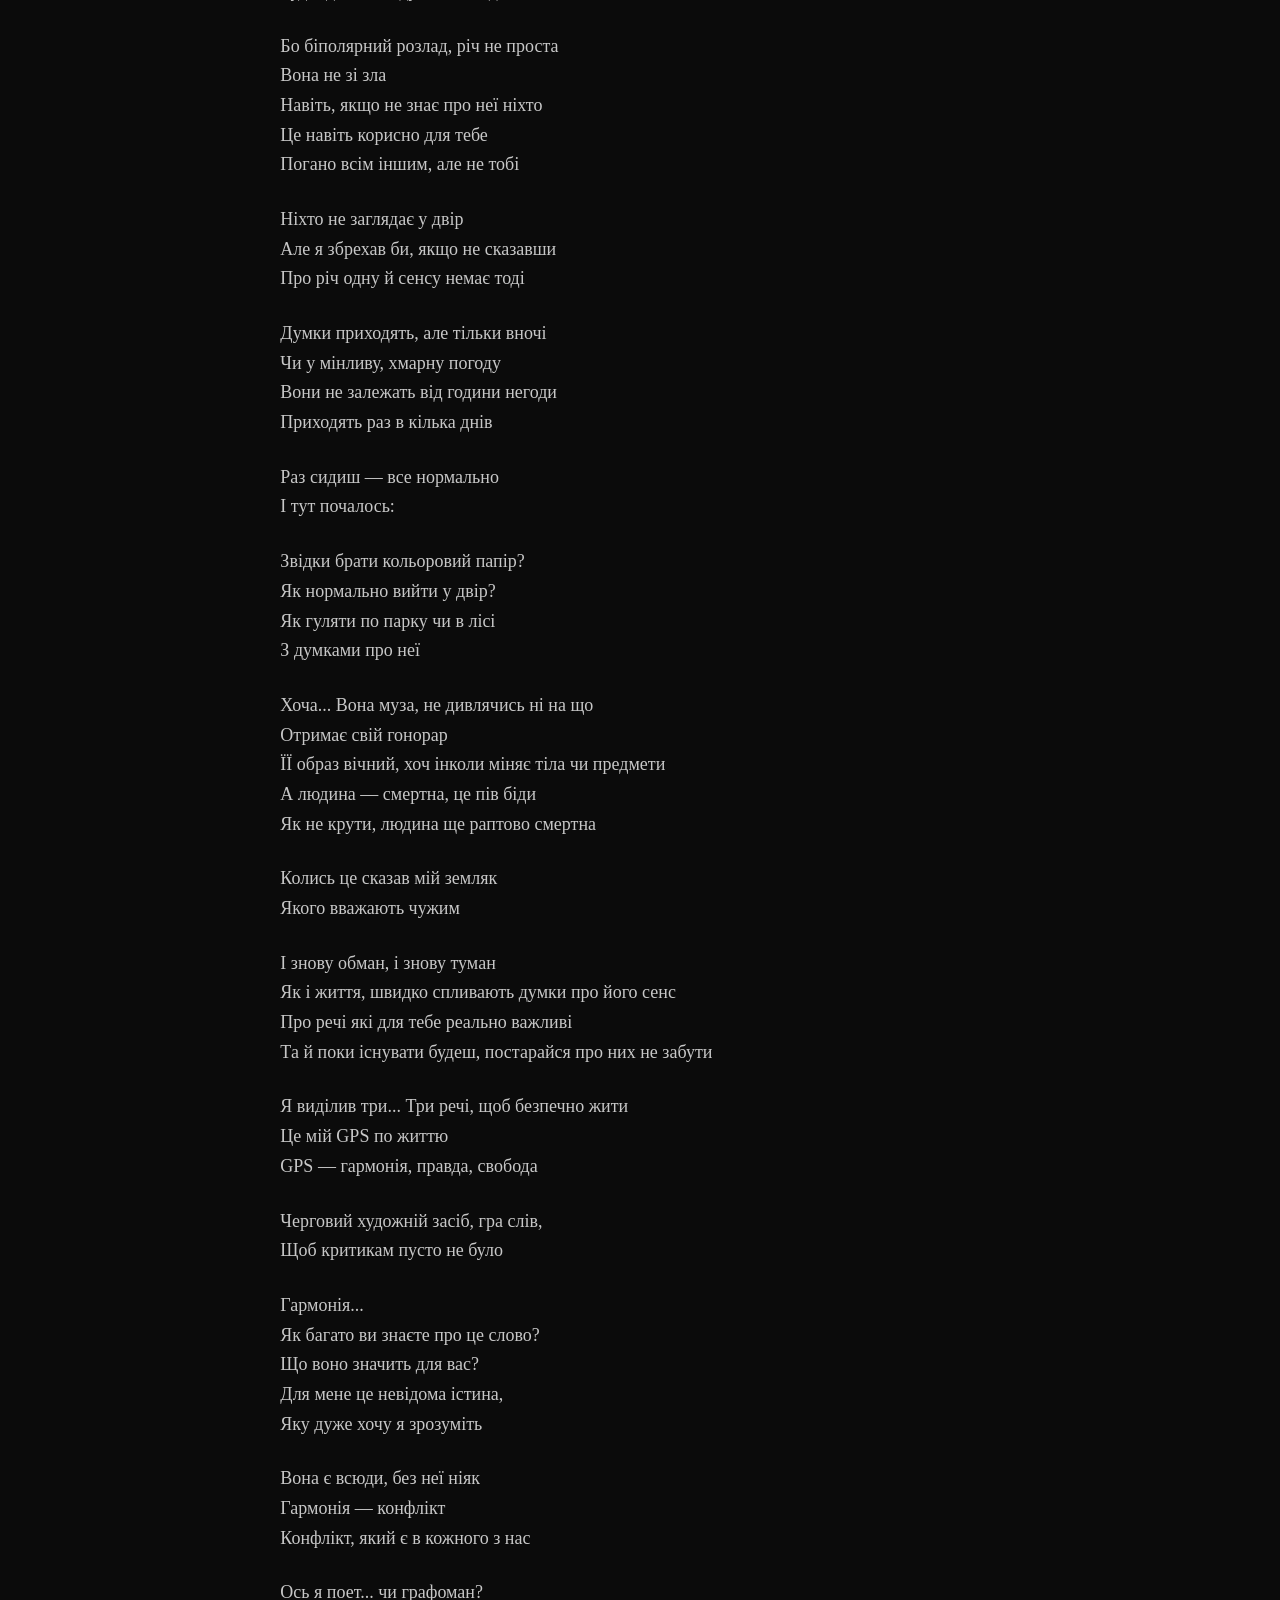
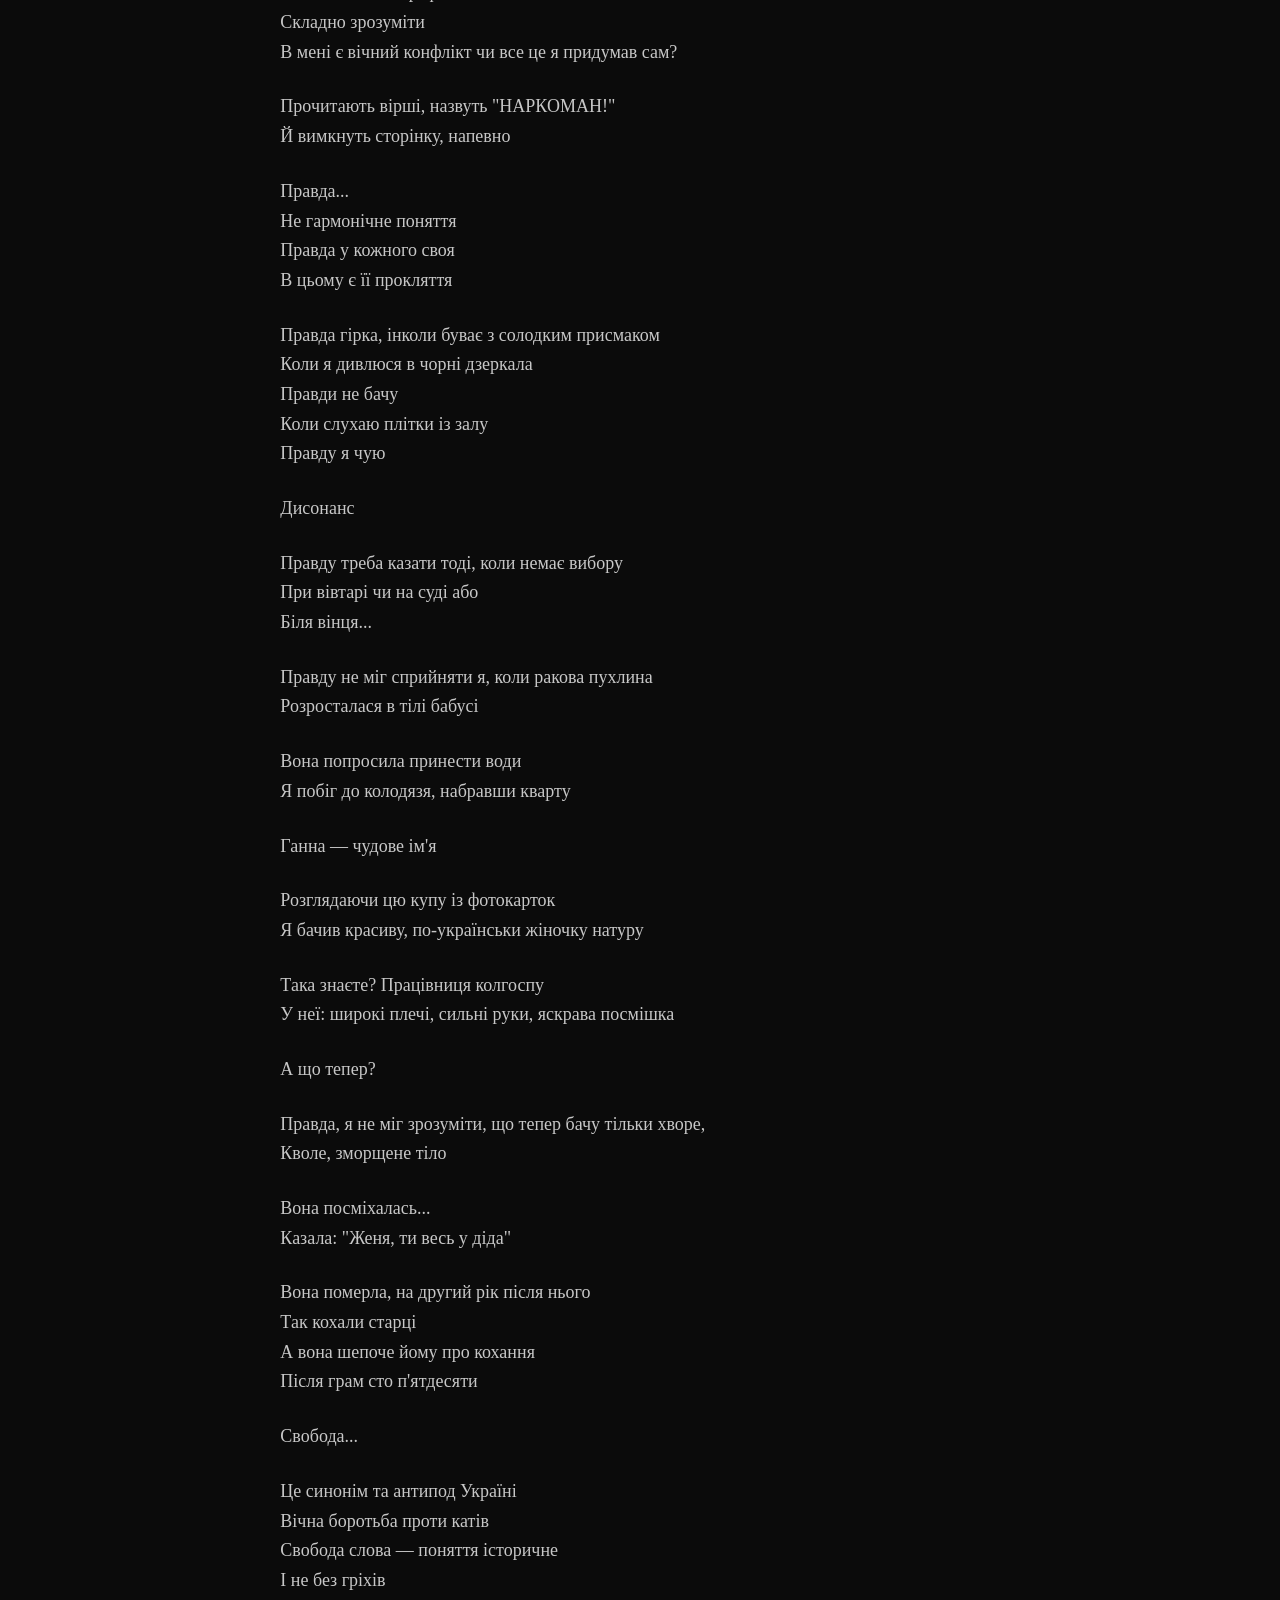
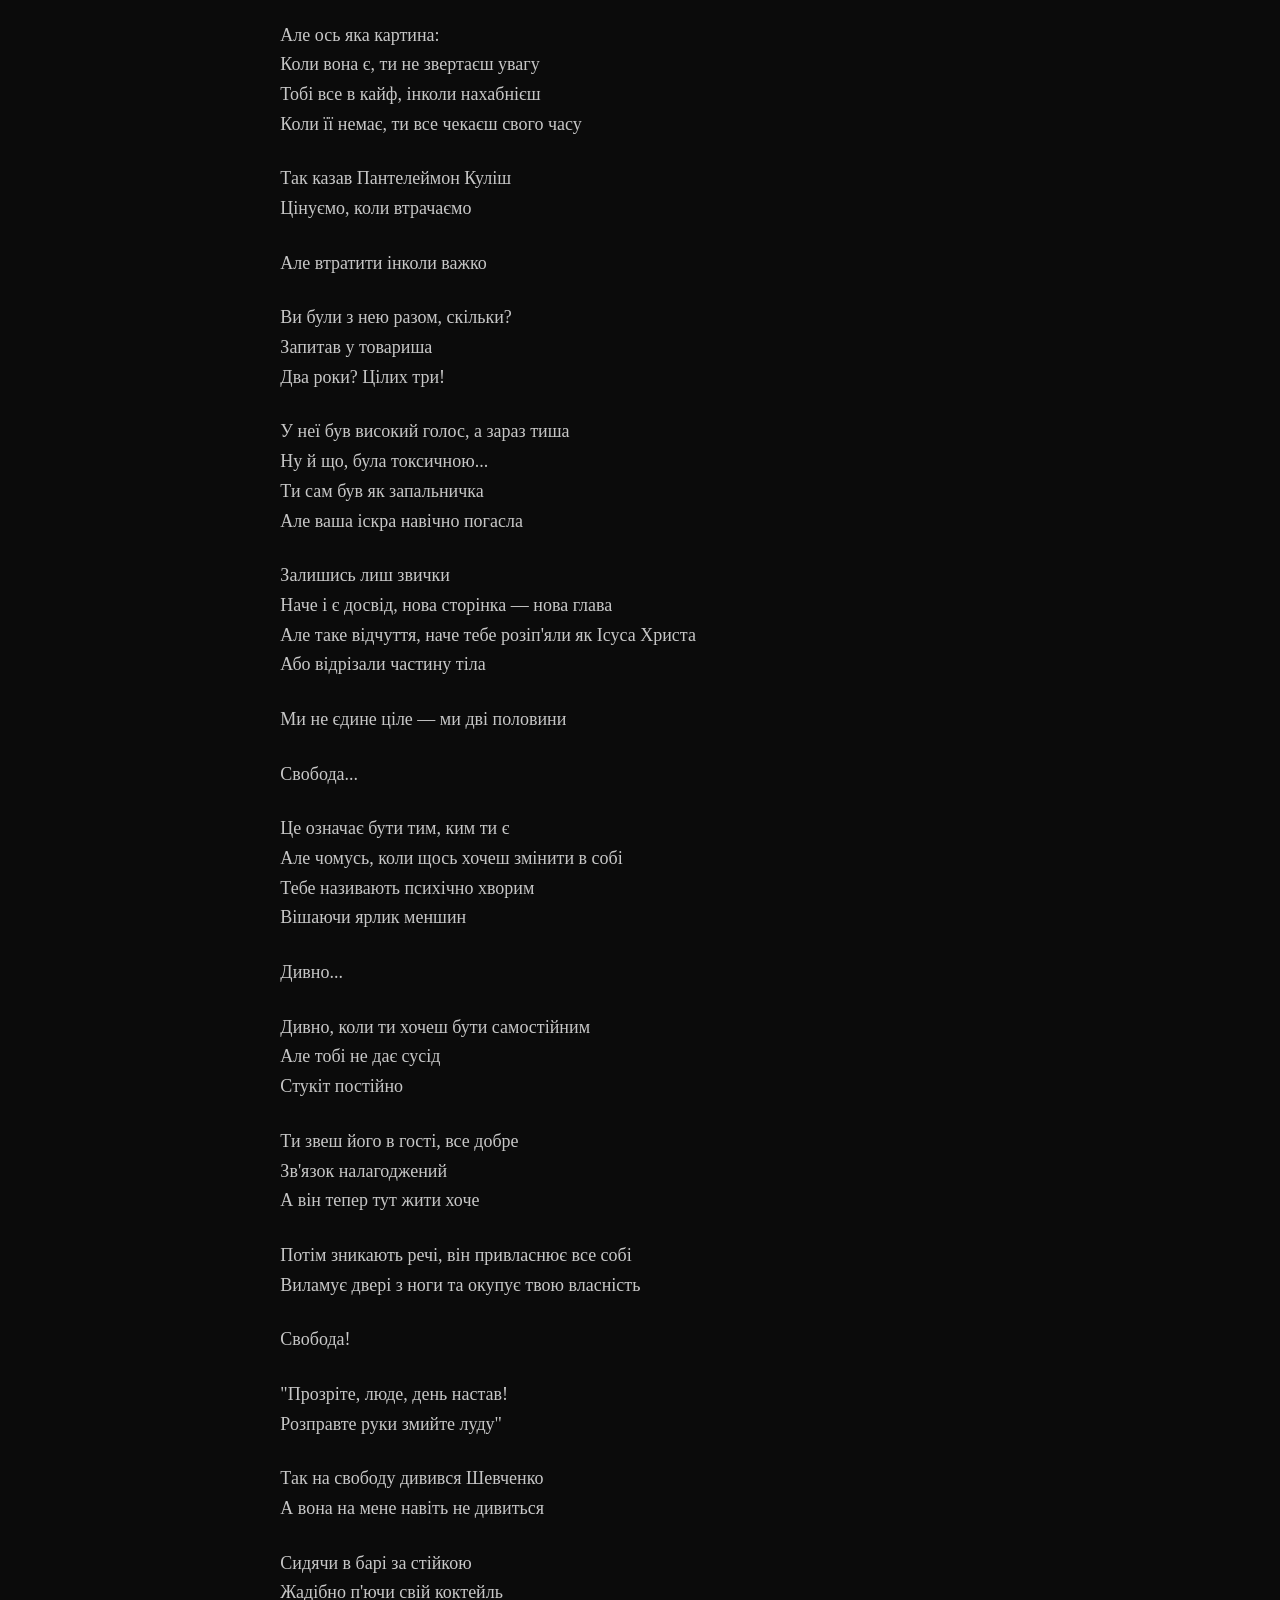
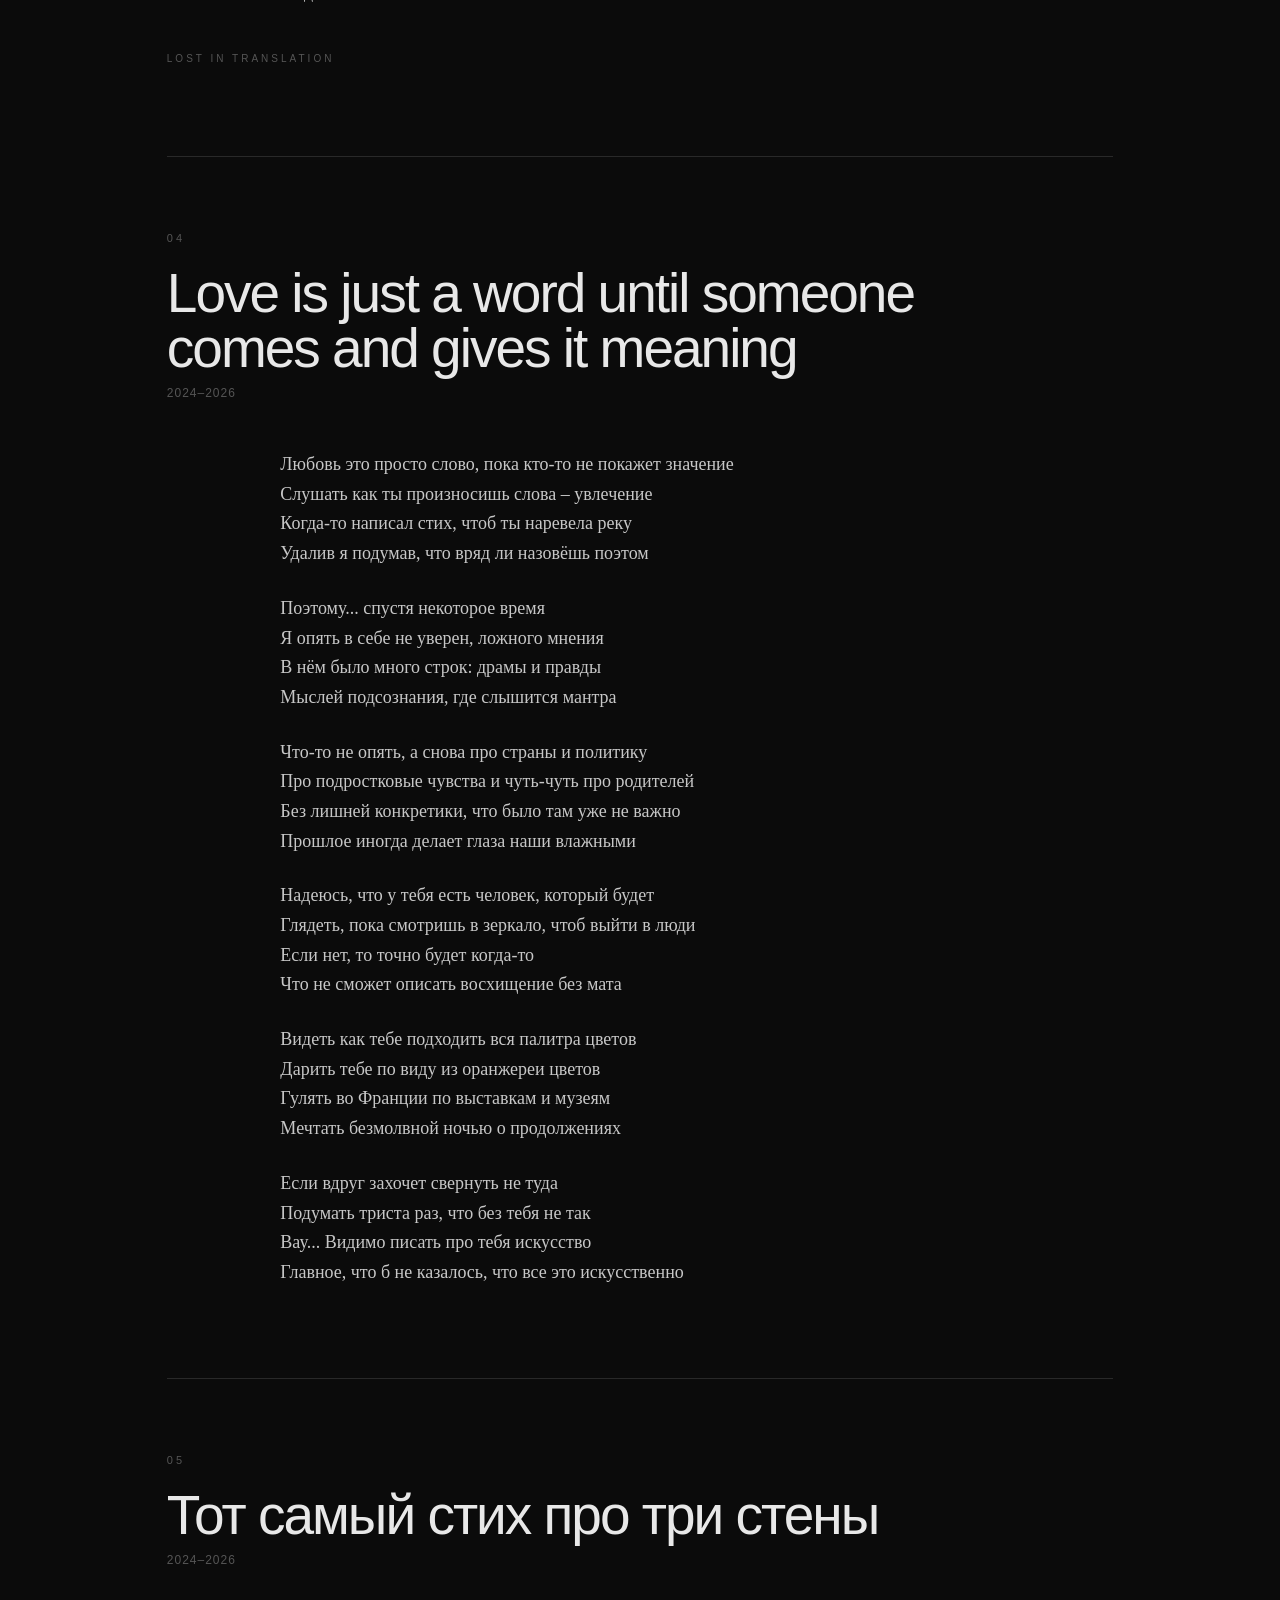
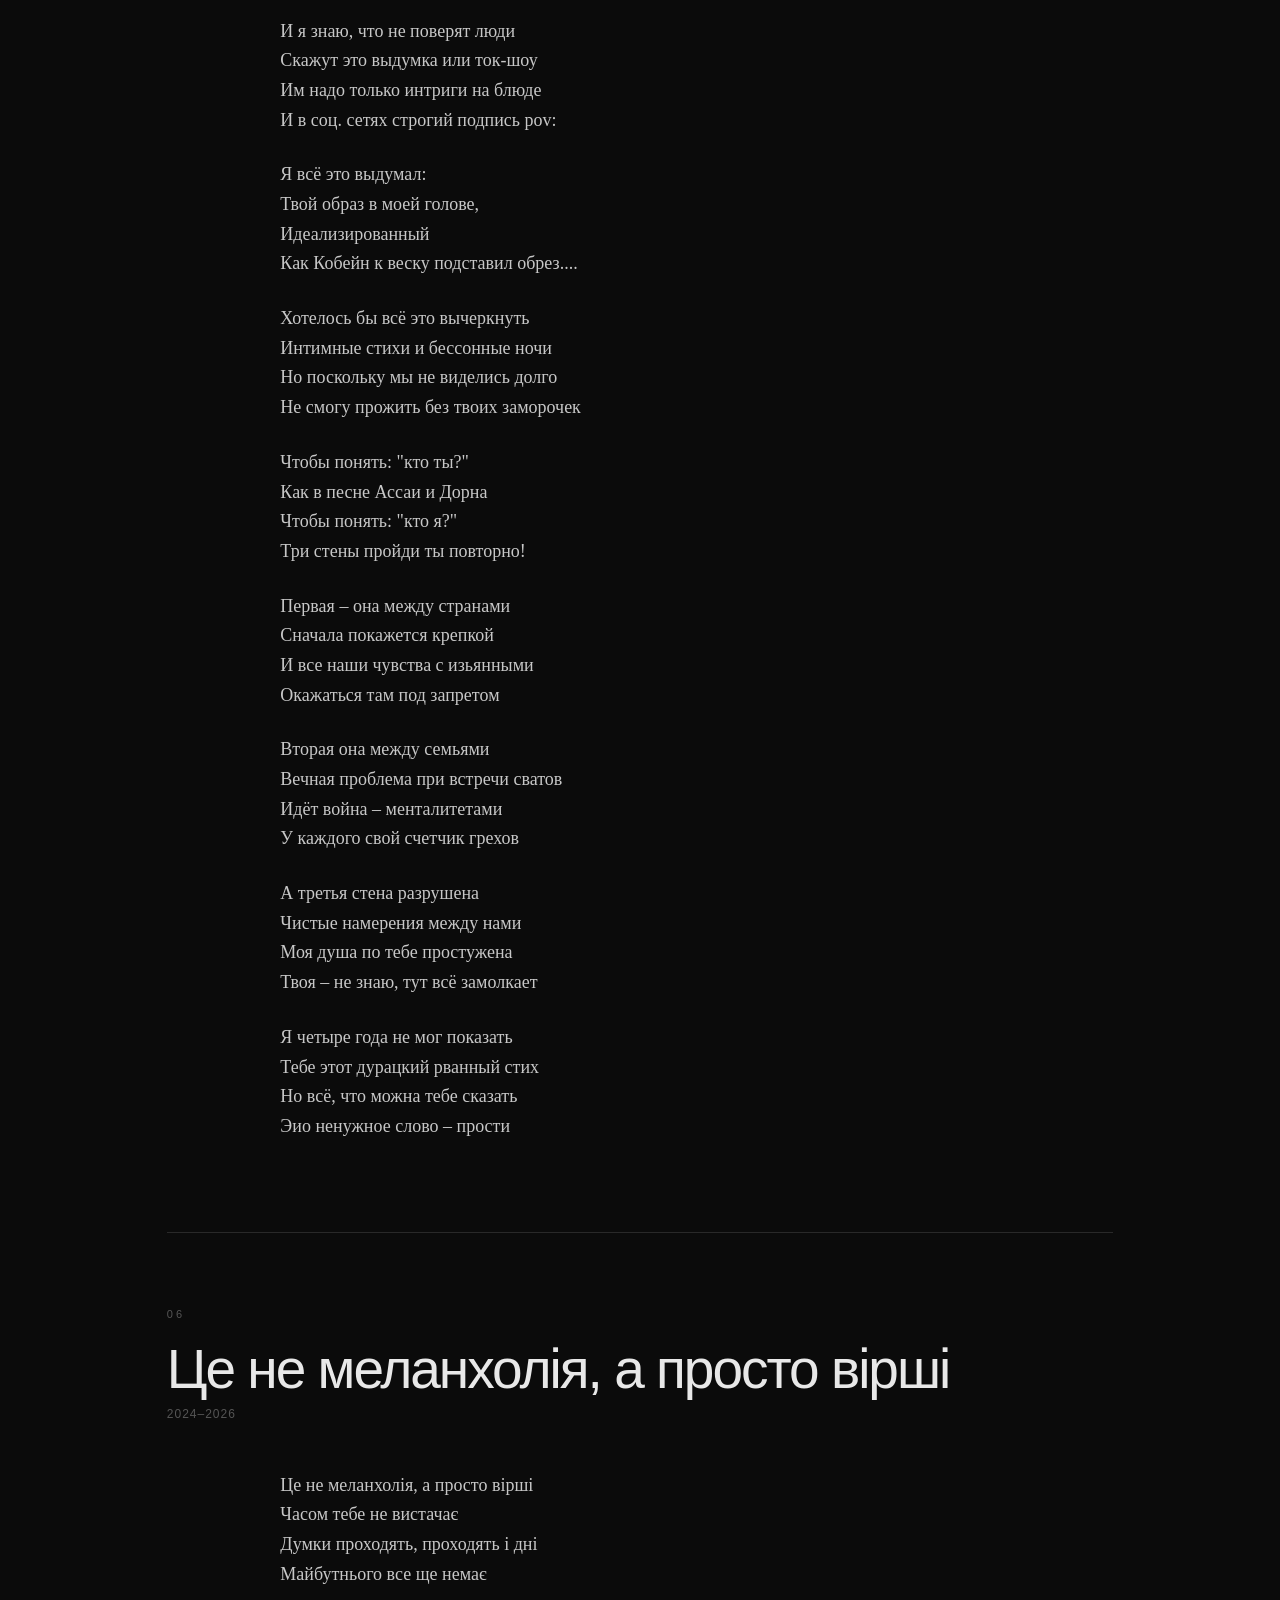
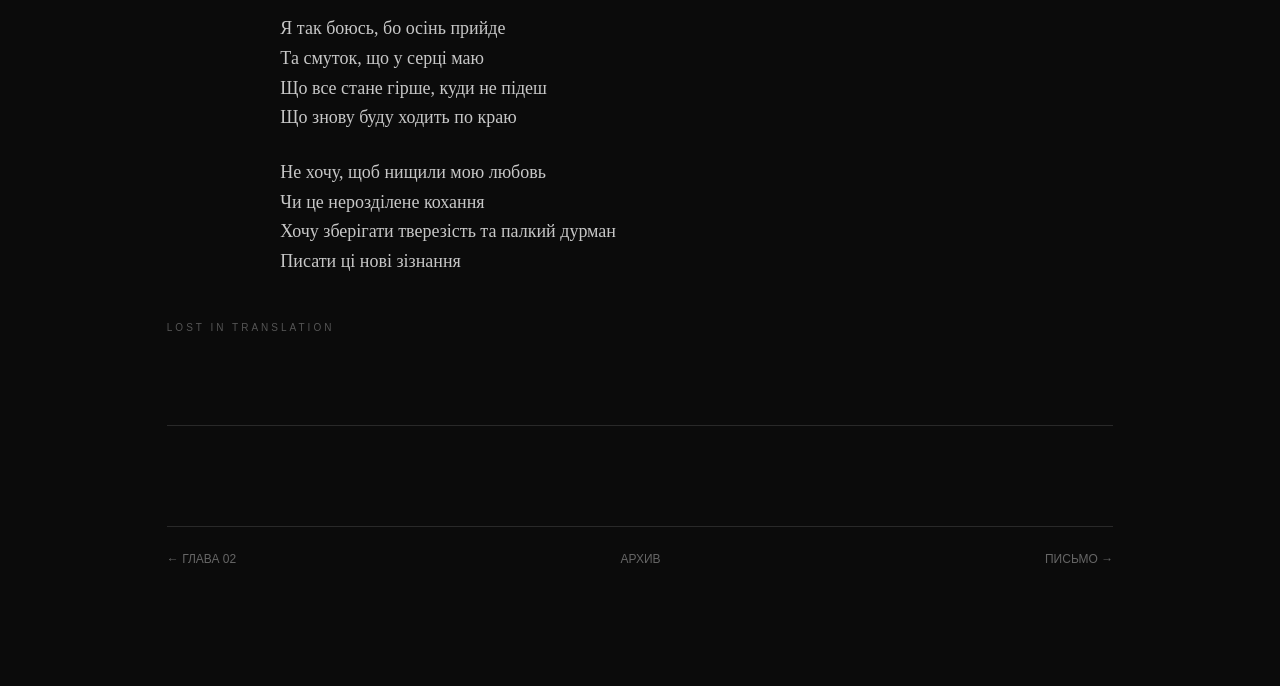
<file: chapter3.html>
<!DOCTYPE html>
<html lang="ru">
<head>
    <meta charset="UTF-8">
    <meta name="viewport" content="width=device-width, initial-scale=1.0">

    <title>Глава 3 — Архив</title>

    <link rel="stylesheet" href="style.css">
</head>

<body>

    <div class="noise"></div>

    <main class="text-page">

        <div class="page-top">
            <span>ARCHIVE.</span>
            <span>03 / 04</span>
        </div>

        <section class="chapter-intro">

            <div class="hero-label">
                <span class="line"></span>
                <span>ГЛАВА 03</span>
            </div>

            <h1>Третья часть</h1>

            <p>
                Тексты, написанные в период с 2024 по 2026 год.
            </p>

        </section>

        <section class="poems">

            <article class="poem">

                <div class="poem-number">01</div>

                <h2>Правило трёх "П"</h2>

                <div class="poem-date">2024–2026</div>

                <div class="poem-text">

                    <p>
                        Когда день наступает, я хочу его вечер<br>
                        Когда вижу тебя, я хочу твои плечи
                    </p>

                    <p>
                        Бывшая продает вещи, сука, это мои чувства<br>
                        Не верю им, их слова — это всё искусственно
                    </p>

                    <p>
                        Напевает про любовь, но мы не в Мулен Руж<br>
                        Исполню детскую мечту, но не стану мужем<br>
                        Говорю безразлично, но тобой сильно простужен<br>
                        Я такой биполярный, хоть кому-то нужен?
                    </p>

                    <p>
                        Пью жидкое горе, не чувствую горечь<br>
                        Пропащее поколение — нам уже не помочь<br>
                        Почему так сдвинут? Поведайте вахтёры<br>
                        Сижу в твоих соц. сетях — это мониторинг
                    </p>

                    <p>
                        Если дочитала до момента, значит всё не зря<br>
                        Наверное, не поймёшь за что благодарю тебя<br>
                        Ты просто моя муза или я влюбился?<br>
                        Прими, пойми, прочти — и не чувствуй зла
                    </p>

                </div>

            </article>

            <article class="poem">

                <div class="poem-number">02</div>

                <h2>Love is only a feeling</h2>

                <div class="poem-date">2024–2026</div>

                <div class="poem-text">

                    <p>
                        Я б збрехав, якщо не сказав би,<br>
                        Що маєш файні контури тіла<br>
                        І твої слова та речовий апарат<br>
                        Так вправно доводять мене до діла
                    </p>

                    <p>
                        Всі образи та рими мої<br>
                        Лише тобою підвладні<br>
                        Які емоції та почуття твої?<br>
                        Прочитавши, на що вони здатні?
                    </p>

                    <p>
                        Твій образ, як дитячий майданчик<br>
                        Віє мені ностальгією<br>
                        Твій світ та кожен його міні клаптик<br>
                        Може стати моїм дослідженням
                    </p>

                    <p>
                        Не злись, я реалістичний романтик<br>
                        Моє діло когось оспівувати<br>
                        Нікуди не дітись, без цього ніяк<br>
                        Немає музи — прийдеться загинути
                    </p>

                    <p>
                        Так що? Ще раз потрібно<br>
                        Написати інтимний вірш<br>
                        Про очі глибині та колір волосся<br>
                        Поставу та манікюр
                    </p>

                    <p>
                        Про плечі тендітні та процес спілкування<br>
                        Колись й про смак твоїх губ
                    </p>

                </div>

                <button class="translation-button" onclick="toggleTranslation(this)">
                    LOST IN TRANSLATION
                </button>

                <div class="translation">

                    <div class="translation-label">
                        РУССКИЙ ВАРИАНТ
                    </div>

                    <div class="poem-text">

                        <p>
                            Я бы соврал, если бы не сказал,<br>
                            Что у тебя красивые очертания тела,<br>
                            И твои слова, и сам твой голос<br>
                            Так ловко доводят меня до дела.
                        </p>

                        <p>
                            Все мои образы и рифмы<br>
                            Подвластны лишь тебе.<br>
                            Какие эмоции и чувства твои?<br>
                            Прочитав, на что они способны?
                        </p>

                        <p>
                            Твой образ — как детская площадка,<br>
                            Веет от него ностальгией.<br>
                            Твой мир и каждый его маленький кусочек<br>
                            Может стать моим исследованием.
                        </p>

                        <p>
                            Не злись, я реалистичный романтик,<br>
                            Моё дело — кого-то воспевать.<br>
                            От этого никуда не деться,<br>
                            Без этого мне никак — придётся погибать.
                        </p>

                        <p>
                            Так что? Снова нужно<br>
                            Написать интимный стих<br>
                            Про глубину глаз и цвет волос,<br>
                            Про осанку и маникюр.
                        </p>

                        <p>
                            Про хрупкие плечи и наше общение,<br>
                            Когда-нибудь — и про вкус твоих губ.
                        </p>

                    </div>

                </div>

            </article>

            <article class="poem">

                <div class="poem-number">03</div>

                <h2>Слова про незворотну депресію (Bipolar pt.2)</h2>

                <div class="poem-date">2024–2026</div>

                <div class="poem-text">

                    <p>
                        Спочатку було слово...
                    </p>

                    <p>
                        Після агресії настає депресія<br>
                        Це дуже сумно, повір<br>
                        В тебе нема відчуттів, протест агресивний<br>
                        Покинув тебе
                    </p>

                    <p>
                        І твій психотерапевт також поїхав<br>
                        Однаково тобі, був би протест були б й дії тоді<br>
                        А так тобі залишається тільки дивитись на стелю<br>
                        Чи у вікно<br>
                        Туди, де навіть думки покидають тебе
                    </p>

                    <p>
                        Бо біполярний розлад, річ не проста<br>
                        Вона не зі зла<br>
                        Навіть, якщо не знає про неї ніхто<br>
                        Це навіть корисно для тебе<br>
                        Погано всім іншим, але не тобі
                    </p>

                    <p>
                        Ніхто не заглядає у двір<br>
                        Але я збрехав би, якщо не сказавши<br>
                        Про річ одну й сенсу немає тоді
                    </p>

                    <p>
                        Думки приходять, але тільки вночі<br>
                        Чи у мінливу, хмарну погоду<br>
                        Вони не залежать від години негоди<br>
                        Приходять раз в кілька днів
                    </p>

                    <p>
                        Раз сидиш — все нормально<br>
                        І тут почалось:
                    </p>

                    <p>
                        Звідки брати кольоровий папір?<br>
                        Як нормально вийти у двір?<br>
                        Як гуляти по парку чи в лісі<br>
                        З думками про неї
                    </p>

                    <p>
                        Хоча... Вона муза, не дивлячись ні на що<br>
                        Отримає свій гонорар<br>
                        ЇЇ образ вічний, хоч інколи міняє тіла чи предмети<br>
                        А людина — смертна, це пів біди<br>
                        Як не крути, людина ще раптово смертна
                    </p>

                    <p>
                        Колись це сказав мій земляк<br>
                        Якого вважають чужим
                    </p>

                    <p>
                        І знову обман, і знову туман<br>
                        Як і життя, швидко спливають думки про його сенс<br>
                        Про речі які для тебе реально важливі<br>
                        Та й поки існувати будеш, постарайся про них не забути
                    </p>

                    <p>
                        Я виділив три... Три речі, щоб безпечно жити<br>
                        Це мій GPS по життю<br>
                        GPS — гармонія, правда, свобода
                    </p>

                    <p>
                        Черговий художній засіб, гра слів,<br>
                        Щоб критикам пусто не було
                    </p>

                    <p>
                        Гармонія...<br>
                        Як багато ви знаєте про це слово?<br>
                        Що воно значить для вас?<br>
                        Для мене це невідома істина,<br>
                        Яку дуже хочу я зрозуміть
                    </p>

                    <p>
                        Вона є всюди, без неї ніяк<br>
                        Гармонія — конфлікт<br>
                        Конфлікт, який є в кожного з нас
                    </p>

                    <p>
                        Ось я поет... чи графоман?<br>
                        Складно зрозуміти<br>
                        В мені є вічний конфлікт чи все це я придумав сам?
                    </p>

                    <p>
                        Прочитають вірші, назвуть "НАРКОМАН!"<br>
                        Й вимкнуть сторінку, напевно
                    </p>

                    <p>
                        Правда...<br>
                        Не гармонічне поняття<br>
                        Правда у кожного своя<br>
                        В цьому є її прокляття
                    </p>

                    <p>
                        Правда гірка, інколи буває з солодким присмаком<br>
                        Коли я дивлюся в чорні дзеркала<br>
                        Правди не бачу<br>
                        Коли слухаю плітки із залу<br>
                        Правду я чую
                    </p>

                    <p>
                        Дисонанс
                    </p>

                    <p>
                        Правду треба казати тоді, коли немає вибору<br>
                        При вівтарі чи на суді або<br>
                        Біля вінця...
                    </p>

                    <p>
                        Правду не міг сприйняти я, коли ракова пухлина<br>
                        Розросталася в тілі бабусі
                    </p>

                    <p>
                        Вона попросила принести води<br>
                        Я побіг до колодязя, набравши кварту
                    </p>

                    <p>
                        Ганна — чудове ім'я
                    </p>

                    <p>
                        Розглядаючи цю купу із фотокарток<br>
                        Я бачив красиву, по-українськи жіночку натуру
                    </p>

                    <p>
                        Така знаєте? Працівниця колгоспу<br>
                        У неї: широкі плечі, сильні руки, яскрава посмішка
                    </p>

                    <p>
                        А що тепер?
                    </p>

                    <p>
                        Правда, я не міг зрозуміти, що тепер бачу тільки хворе,<br>
                        Кволе, зморщене тіло
                    </p>

                    <p>
                        Вона посміхалась...<br>
                        Казала: "Женя, ти весь у діда"
                    </p>

                    <p>
                        Вона померла, на другий рік після нього<br>
                        Так кохали старці<br>
                        А вона шепоче йому про кохання<br>
                        Після грам сто п'ятдесяти
                    </p>

                    <p>
                        Свобода...
                    </p>

                    <p>
                        Це синонім та антипод Україні<br>
                        Вічна боротьба проти катів<br>
                        Свобода слова — поняття історичне<br>
                        І не без гріхів
                    </p>

                    <p>
                        Але ось яка картина:<br>
                        Коли вона є, ти не звертаєш увагу<br>
                        Тобі все в кайф, інколи нахабнієш<br>
                        Коли її немає, ти все чекаєш свого часу
                    </p>

                    <p>
                        Так казав Пантелеймон Куліш<br>
                        Цінуємо, коли втрачаємо
                    </p>

                    <p>
                        Але втратити інколи важко
                    </p>

                    <p>
                        Ви були з нею разом, скільки?<br>
                        Запитав у товариша<br>
                        Два роки? Цілих три!
                    </p>

                    <p>
                        У неї був високий голос, а зараз тиша<br>
                        Ну й що, була токсичною...<br>
                        Ти сам був як запальничка<br>
                        Але ваша іскра навічно погасла
                    </p>

                    <p>
                        Залишись лиш звички<br>
                        Наче і є досвід, нова сторінка — нова глава<br>
                        Але таке відчуття, наче тебе розіп'яли як Ісуса Христа<br>
                        Або відрізали частину тіла
                    </p>

                    <p>
                        Ми не єдине ціле — ми дві половини
                    </p>

                    <p>
                        Свобода...
                    </p>

                    <p>
                        Це означає бути тим, ким ти є<br>
                        Але чомусь, коли щось хочеш змінити в собі<br>
                        Тебе називають психічно хворим<br>
                        Вішаючи ярлик меншин
                    </p>

                    <p>
                        Дивно...
                    </p>

                    <p>
                        Дивно, коли ти хочеш бути самостійним<br>
                        Але тобі не дає сусід<br>
                        Стукіт постійно
                    </p>

                    <p>
                        Ти звеш його в гості, все добре<br>
                        Зв'язок налагоджений<br>
                        А він тепер тут жити хоче
                    </p>

                    <p>
                        Потім зникають речі, він привласнює все собі<br>
                        Виламує двері з ноги та окупує твою власність
                    </p>

                    <p>
                        Свобода!
                    </p>

                    <p>
                        "Прозріте, люде, день настав!<br>
                        Розправте руки змийте луду"
                    </p>

                    <p>
                        Так на свободу дивився Шевченко<br>
                        А вона на мене навіть не дивиться
                    </p>

                    <p>
                        Сидячи в барі за стійкою<br>
                        Жадібно п'ючи свій коктейль
                    </p>

                </div>

                <button class="translation-button" onclick="toggleTranslation(this)">
                    LOST IN TRANSLATION
                </button>

                <div class="translation">

                    <div class="translation-label">
                        РУССКИЙ ВАРИАНТ
                    </div>

                    <div class="poem-text">

                        <p>
                            Сначала было слово...
                        </p>

                        <p>
                            После агрессии приходит депрессия.<br>
                            Это очень грустно, поверь.<br>
                            В тебе нет чувств, протест агрессивный<br>
                            Покинул тебя.
                        </p>

                        <p>
                            И твой психотерапевт тоже уехал.<br>
                            Тебе всё равно — будь протест, были бы и действия.<br>
                            А так тебе остаётся только смотреть в потолок<br>
                            Или в окно,<br>
                            Туда, где даже мысли покидают тебя.
                        </p>

                        <p>
                            Потому что биполярное расстройство — вещь непростая.<br>
                            Она не от злости.<br>
                            Даже если о ней никто не знает.<br>
                            Это даже полезно для тебя,<br>
                            Плохо всем остальным, но не тебе.
                        </p>

                        <p>
                            Никто не заглядывает во двор.<br>
                            Но я бы соврал, если бы не сказал<br>
                            Об одной вещи, в которой тогда нет смысла.
                        </p>

                        <p>
                            Мысли приходят, но только ночью<br>
                            Или в переменчивую, пасмурную погоду.<br>
                            Они не зависят от часа непогоды,<br>
                            Приходят раз в несколько дней.
                        </p>

                        <p>
                            Сидишь — всё нормально.<br>
                            И тут началось:
                        </p>

                        <p>
                            Где взять цветную бумагу?<br>
                            Как нормально выйти во двор?<br>
                            Как гулять по парку или лесу<br>
                            С мыслями о ней?
                        </p>

                        <p>
                            Хотя... Она муза, несмотря ни на что.<br>
                            Получит свой гонорар.<br>
                            Её образ вечен, хотя иногда меняет тела или предметы.<br>
                            А человек — смертен, это полбеды.<br>
                            Как ни крути, человек ещё и внезапно смертен.
                        </p>

                        <p>
                            Когда-то это сказал мой земляк,<br>
                            Которого считают чужим.
                        </p>

                        <p>
                            И снова обман, и снова туман.<br>
                            Как и жизнь, быстро проходят мысли о её смысле,<br>
                            О вещах, которые для тебя действительно важны.<br>
                            И пока будешь существовать, постарайся о них не забыть.
                        </p>

                        <p>
                            Я выделил три... Три вещи, чтобы безопасно жить.<br>
                            Это мой GPS по жизни.<br>
                            GPS — гармония, правда, свобода.
                        </p>

                        <p>
                            Очередной художественный приём, игра слов,<br>
                            Чтобы критикам не было пусто.
                        </p>

                        <p>
                            Гармония...
                        </p>

                        <p>
                            Как много вы знаете об этом слове?<br>
                            Что оно значит для вас?<br>
                            Для меня это неизвестная истина,<br>
                            Которую я очень хочу понять.
                        </p>

                        <p>
                            Она есть повсюду, без неё никак.<br>
                            Гармония — конфликт.<br>
                            Конфликт, который есть в каждом из нас.
                        </p>

                        <p>
                            Вот я поэт... или графоман?<br>
                            Сложно понять.<br>
                            Во мне есть вечный конфликт<br>
                            Или всё это я придумал сам?
                        </p>

                        <p>
                            Прочитают стихи, назовут "НАРКОМАН!"<br>
                            И выключат страницу, наверное.
                        </p>

                        <p>
                            Правда...<br>
                            Негармоничное понятие.<br>
                            У каждого своя правда.<br>
                            В этом и есть её проклятие.
                        </p>

                        <p>
                            Правда горькая, иногда бывает со сладким привкусом.<br>
                            Когда я смотрю в чёрные зеркала —<br>
                            Правды не вижу.<br>
                            Когда слушаю сплетни из зала —<br>
                            Правду я слышу.
                        </p>

                        <p>
                            Диссонанс.
                        </p>

                        <p>
                            Правду нужно говорить тогда, когда нет выбора:<br>
                            У алтаря, в суде или<br>
                            Перед венцом...
                        </p>

                        <p>
                            Правду я не мог принять, когда раковая опухоль<br>
                            Разрасталась в теле бабушки.
                        </p>

                        <p>
                            Она попросила принести воды.<br>
                            Я побежал к колодцу, набрав кварту.
                        </p>

                        <p>
                            Анна — прекрасное имя.
                        </p>

                        <p>
                            Рассматривая эту кучу фотографий,<br>
                            Я видел красивую, по-украински женственную натуру.
                        </p>

                        <p>
                            Такая, знаете? Работница колхоза.<br>
                            У неё широкие плечи, сильные руки, яркая улыбка.
                        </p>

                        <p>
                            А что теперь?
                        </p>

                        <p>
                            Правда, я не мог понять, что теперь вижу только больное,<br>
                            слабое, морщинистое тело.
                        </p>

                        <p>
                            Она улыбалась...<br>
                            Говорила: "Женя, ты весь в деда".
                        </p>

                        <p>
                            Она умерла на второй год после него.<br>
                            Так любили старики.<br>
                            А она шепчет ему о любви<br>
                            После ста пятидесяти грамм.
                        </p>

                        <p>
                            Свобода...
                        </p>

                        <p>
                            Это синоним и антипод Украины.<br>
                            Вечная борьба против палачей.<br>
                            Свобода слова — понятие историческое<br>
                            И не без грехов.
                        </p>

                        <p>
                            Но вот какая картина:<br>
                            Когда она есть, ты не обращаешь внимания.<br>
                            Тебе всё в кайф, иногда наглеешь.<br>
                            Когда её нет, ты всё ждёшь своего часа.
                        </p>

                        <p>
                            Так говорил Пантелеймон Кулиш.<br>
                            Ценим, когда теряем.
                        </p>

                        <p>
                            Но потерять иногда тяжело.
                        </p>

                        <p>
                            Вы были вместе с ней сколько?<br>
                            — спросил я у товарища.<br>
                            Два года? Целых три!
                        </p>

                        <p>
                            У неё был высокий голос, а теперь тишина.<br>
                            Ну и что, была токсичной...<br>
                            Ты сам был как зажигалка,<br>
                            Но ваша искра навсегда погасла.
                        </p>

                        <p>
                            Остались лишь привычки.<br>
                            Вроде бы есть опыт, новая страница — новая глава,<br>
                            Но такое чувство, будто тебя распяли, как Иисуса Христа,<br>
                            Или отрезали часть тела.
                        </p>

                        <p>
                            Мы не единое целое — мы две половины.
                        </p>

                        <p>
                            Свобода...
                        </p>

                        <p>
                            Это значит быть тем, кем ты являешься.<br>
                            Но почему-то, когда хочешь что-то изменить в себе,<br>
                            Тебя называют психически больным,<br>
                            Навешивая ярлык меньшинства.
                        </p>

                        <p>
                            Странно...
                        </p>

                        <p>
                            Странно, когда хочешь быть самостоятельным,<br>
                            Но тебе не даёт сосед.<br>
                            Стучит постоянно.
                        </p>

                        <p>
                            Ты зовёшь его в гости, всё хорошо.<br>
                            Связь налажена.<br>
                            А он теперь хочет здесь жить.
                        </p>

                        <p>
                            Потом исчезают вещи, он присваивает всё себе,<br>
                            Выбивает дверь ногой и оккупирует твою собственность.
                        </p>

                        <p>
                            Свобода!
                        </p>

                        <p>
                            "Прозрите, люди, день настал!<br>
                            Расправьте руки, смойте луду."
                        </p>

                        <p>
                            Так на свободу смотрел Шевченко.<br>
                            А она на меня даже не смотрит.
                        </p>

                        <p>
                            Сидит в баре за стойкой,<br>
                            Жадно пьёт свой коктейль.
                        </p>

                    </div>

                </div>

            </article>

            <article class="poem">

                <div class="poem-number">04</div>

                <h2>Love is just a word until someone comes and gives it meaning</h2>

                <div class="poem-date">2024–2026</div>

                <div class="poem-text">

                    <p>
                        Любовь это просто слово, пока кто-то не покажет значение<br>
                        Слушать как ты произносишь слова – увлечение<br>
                        Когда-то написал стих, чтоб ты наревела реку<br>
                        Удалив я подумав, что вряд ли назовёшь поэтом
                    </p>

                    <p>
                        Поэтому... спустя некоторое время<br>
                        Я опять в себе не уверен, ложного мнения<br>
                        В нём было много строк: драмы и правды<br>
                        Мыслей подсознания, где слышится мантра
                    </p>

                    <p>
                        Что-то не опять, а снова про страны и политику<br>
                        Про подростковые чувства и чуть-чуть про родителей<br>
                        Без лишней конкретики, что было там уже не важно<br>
                        Прошлое иногда делает глаза наши влажными
                    </p>

                    <p>
                        Надеюсь, что у тебя есть человек, который будет<br>
                        Глядеть, пока смотришь в зеркало, чтоб выйти в люди<br>
                        Если нет, то точно будет когда-то<br>
                        Что не сможет описать восхищение без мата
                    </p>

                    <p>
                        Видеть как тебе подходить вся палитра цветов<br>
                        Дарить тебе по виду из оранжереи цветов<br>
                        Гулять во Франции по выставкам и музеям<br>
                        Мечтать безмолвной ночью о продолжениях
                    </p>

                    <p>
                        Если вдруг захочет свернуть не туда<br>
                        Подумать триста раз, что без тебя не так<br>
                        Вау... Видимо писать про тебя искусство<br>
                        Главное, что б не казалось, что все это искусственно
                    </p>

                </div>

            </article>

            <article class="poem">

                <div class="poem-number">05</div>

                <h2>Тот самый стих про три стены</h2>

                <div class="poem-date">2024–2026</div>

                <div class="poem-text">

                    <p>
                        И я знаю, что не поверят люди<br>
                        Скажут это выдумка или ток-шоу<br>
                        Им надо только интриги на блюде<br>
                        И в соц. сетях строгий подпись pov:
                    </p>

                    <p>
                        Я всё это выдумал:<br>
                        Твой образ в моей голове,<br>
                        Идеализированный<br>
                        Как Кобейн к веску подставил обрез....
                    </p>

                    <p>
                        Хотелось бы всё это вычеркнуть<br>
                        Интимные стихи и бессонные ночи<br>
                        Но поскольку мы не виделись долго<br>
                        Не смогу прожить без твоих заморочек
                    </p>

                    <p>
                        Чтобы понять: "кто ты?"<br>
                        Как в песне Ассаи и Дорна<br>
                        Чтобы понять: "кто я?"<br>
                        Три стены пройди ты повторно!
                    </p>

                    <p>
                        Первая – она между странами<br>
                        Сначала покажется крепкой<br>
                        И все наши чувства с изьянными<br>
                        Окажаться там под запретом
                    </p>

                    <p>
                        Вторая она между семьями<br>
                        Вечная проблема при встречи сватов<br>
                        Идёт война – менталитетами<br>
                        У каждого свой счетчик грехов
                    </p>

                    <p>
                        А третья стена разрушена<br>
                        Чистые намерения между нами<br>
                        Моя душа по тебе простужена<br>
                        Твоя – не знаю, тут всё замолкает
                    </p>

                    <p>
                        Я четыре года не мог показать<br>
                        Тебе этот дурацкий рванный стих<br>
                        Но всё, что можна тебе сказать<br>
                        Эио ненужное слово – прости
                    </p>

                </div>

            </article>

            <article class="poem">

                <div class="poem-number">06</div>

                <h2>Це не меланхолія, а просто вірші</h2>

                <div class="poem-date">2024–2026</div>

                <div class="poem-text">

                    <p>
                        Це не меланхолія, а просто вірші<br>
                        Часом тебе не вистачає<br>
                        Думки проходять, проходять і дні<br>
                        Майбутнього все ще немає
                    </p>

                    <p>
                        Я так боюсь, бо осінь прийде<br>
                        Та смуток, що у серці маю<br>
                        Що все стане гірше, куди не підеш<br>
                        Що знову буду ходить по краю
                    </p>

                    <p>
                        Не хочу, щоб нищили мою любовь<br>
                        Чи це нерозділене кохання<br>
                        Хочу зберігати тверезість та палкий дурман<br>
                        Писати ці нові зізнання
                    </p>

                </div>

                <button class="translation-button" onclick="toggleTranslation(this)">
                    LOST IN TRANSLATION
                </button>

                <div class="translation">

                    <div class="translation-label">
                        РУССКИЙ ВАРИАНТ
                    </div>

                    <div class="poem-text">

                        <p>
                            Это не меланхолия, а просто стихи<br>
                            Порой тебя не хватает<br>
                            Мысли проходят, проходят и дни<br>
                            А будущего всё ещё нет
                        </p>

                        <p>
                            Я так боюсь, ведь осень придёт<br>
                            И грусть, что в сердце хранятся<br>
                            Что всё станет хуже, куда ни пойдёшь<br>
                            И снова придётся по краю скитаться
                        </p>

                        <p>
                            Не хочу, чтобы рушили мою любовь<br>
                            Не знаю, взаимна ли она<br>
                            Хочу сохранить трезвость и пылкий дурман<br>
                            И писать эти новые признания
                        </p>

                    </div>

                </div>

            </article>

        </section>

        <div class="page-navigation">

            <a href="chapter2.html">← ГЛАВА 02</a>

            <a href="index.html">АРХИВ</a>

            <a href="letter.html">ПИСЬМО →</a>

        </div>

    </main>

    <script>

        function toggleTranslation(button) {

            const translation = button.nextElementSibling;

            if (translation.classList.contains("open")) {

                translation.classList.remove("open");
                button.textContent = "LOST IN TRANSLATION";

            } else {

                translation.classList.add("open");
                button.textContent = "CLOSE TRANSLATION";

            }

        }

    </script>

</body>
</html>
</file>
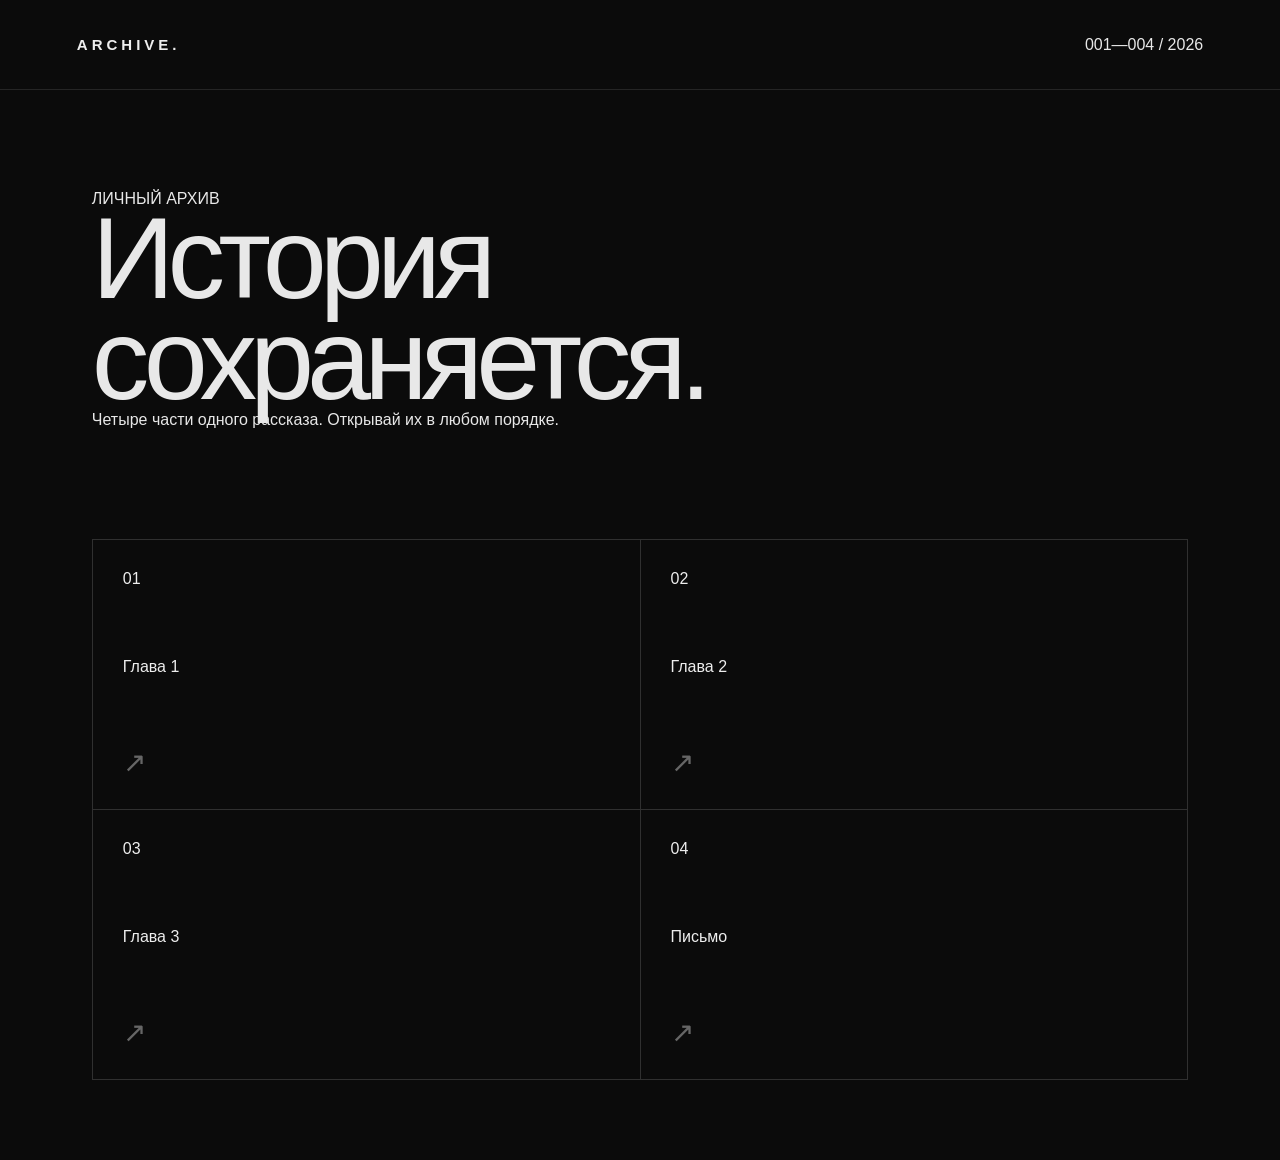
<file: home.html>
<!DOCTYPE html>
<html lang="ru">
<head>
    <meta charset="UTF-8">
    <meta name="viewport" content="width=device-width, initial-scale=1.0">
    <title>ARCHIVE.</title>
    <link rel="stylesheet" href="style.css">
</head>

<body>

    <header>
        <a href="home.html" class="logo">ARCHIVE.</a>
        <nav class="nav">
            <span>001—004 / 2026</span>
        </nav>
    </header>

    <main class="home">

        <section class="hero">
            <div class="small-text">ЛИЧНЫЙ АРХИВ</div>
            <h1>История сохраняется.</h1>
            <p class="subtitle">
                Четыре части одного рассказа. Открывай их в любом порядке.
            </p>
        </section>

        <section class="chapters">

            <a href="chapter1.html" class="chapter">
                <div class="chapter-number">01</div>
                <div class="chapter-title">Глава 1</div>
                <div class="arrow">↗</div>
            </a>

            <a href="chapter2.html" class="chapter">
                <div class="chapter-number">02</div>
                <div class="chapter-title">Глава 2</div>
                <div class="arrow">↗</div>
            </a>

            <a href="chapter3.html" class="chapter">
                <div class="chapter-number">03</div>
                <div class="chapter-title">Глава 3</div>
                <div class="arrow">↗</div>
            </a>

            <a href="letter.html" class="chapter">
                <div class="chapter-number">04</div>
                <div class="chapter-title">Письмо</div>
                <div class="arrow">↗</div>
            </a>

        </section>

    </main>

</body>
</html>
</file>
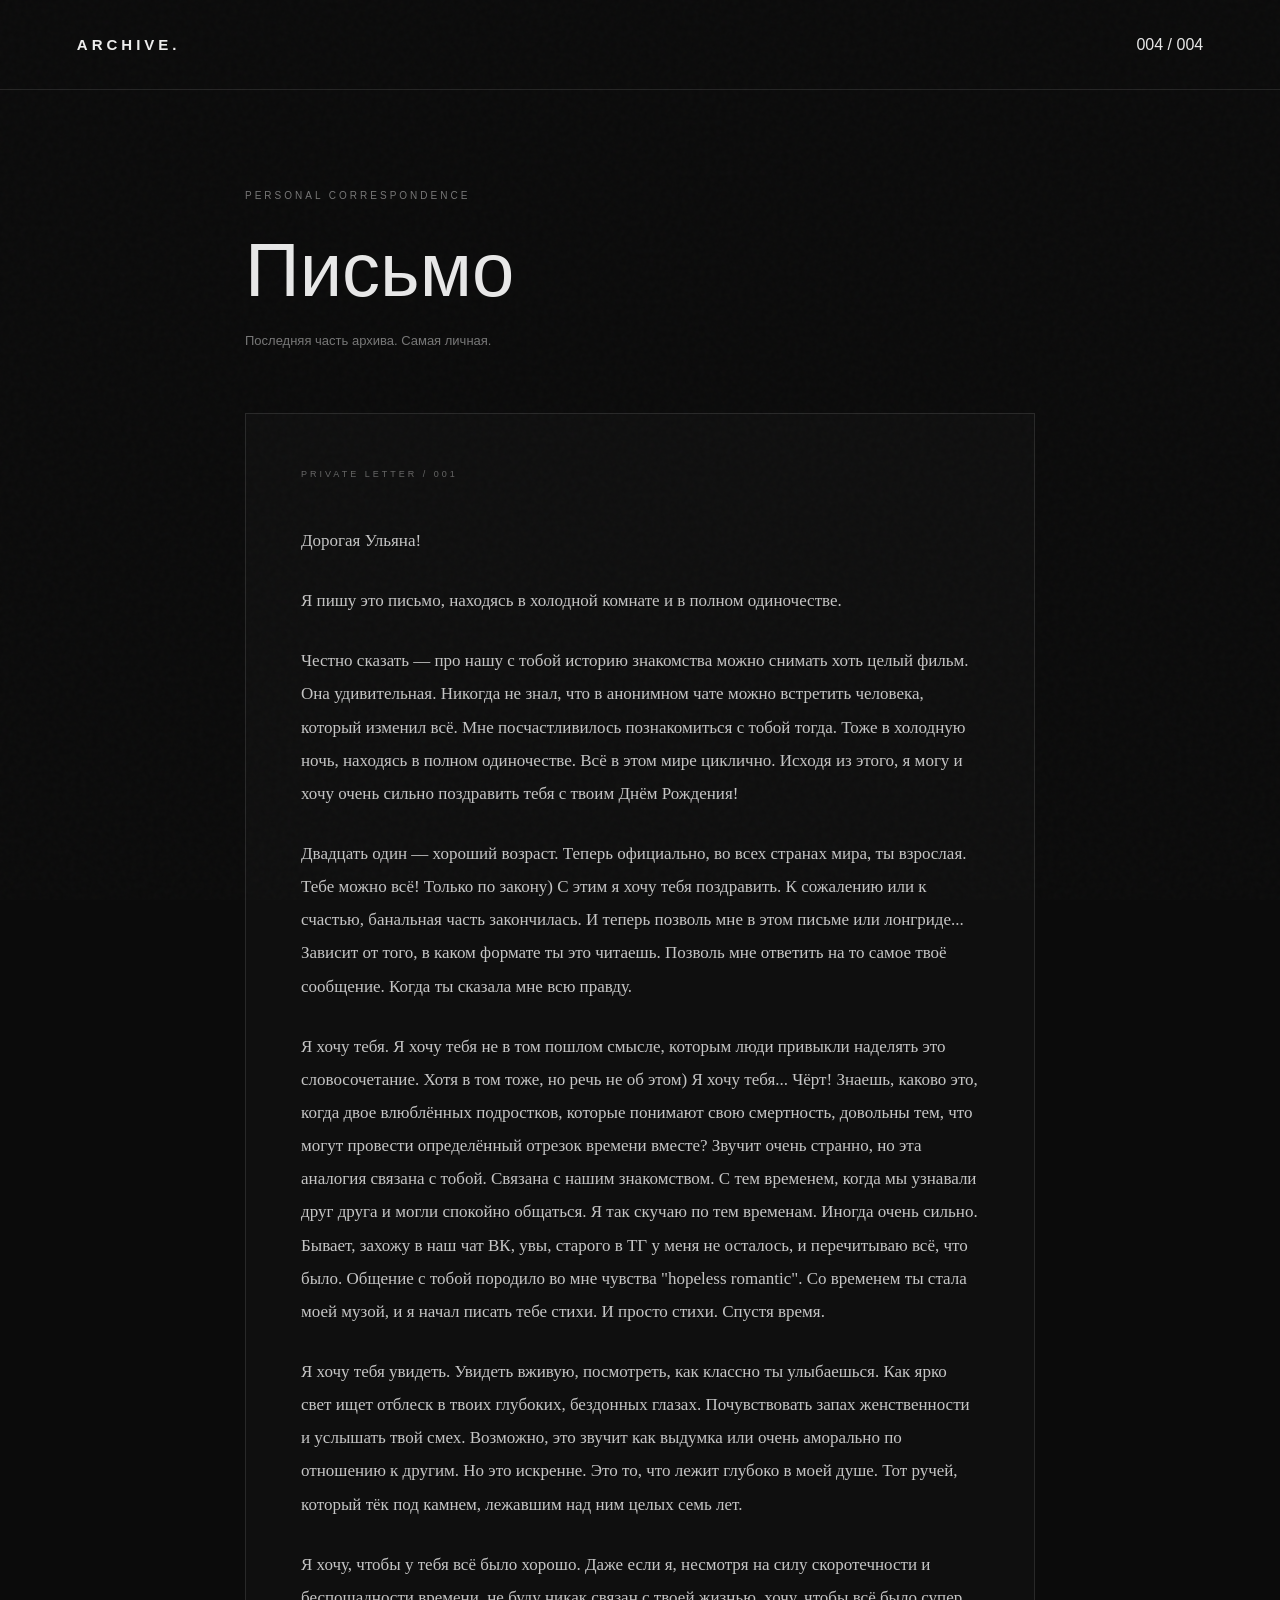
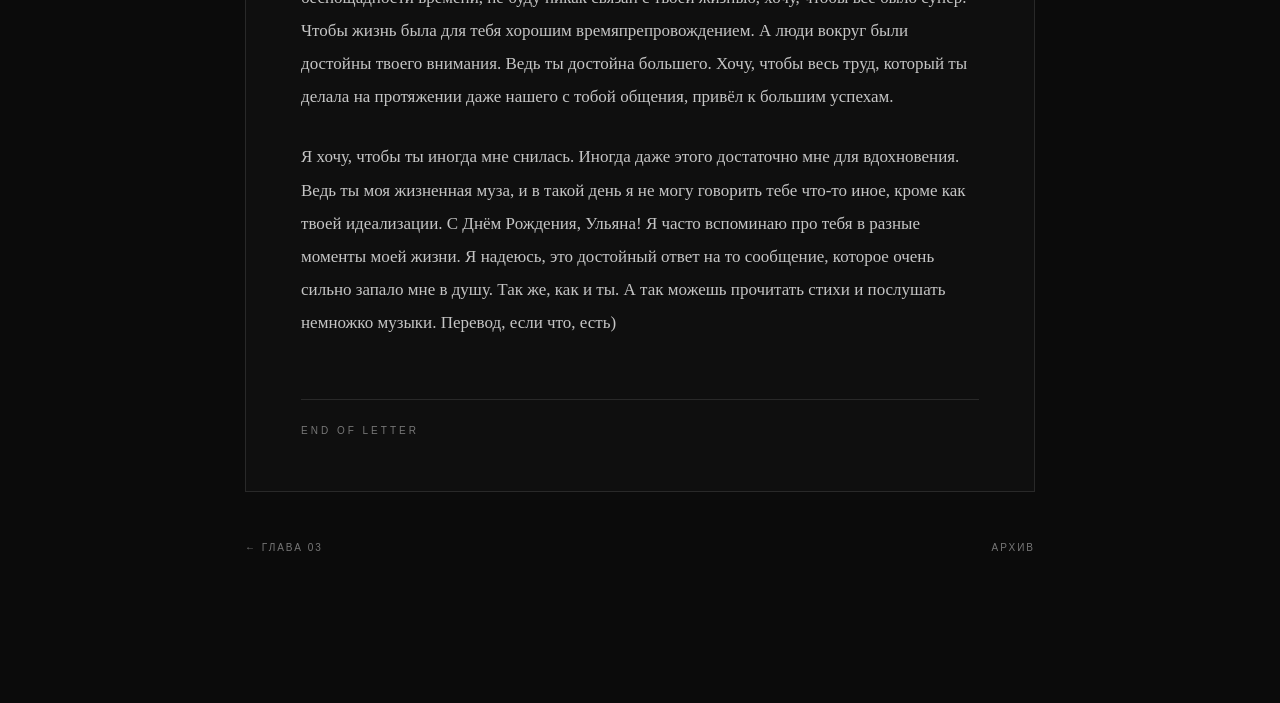
<file: letter.html>
<!DOCTYPE html>
<html lang="ru">
<head>
    <meta charset="UTF-8">
    <meta name="viewport" content="width=device-width, initial-scale=1.0">
    <title>Письмо — ARCHIVE.</title>
    <link rel="stylesheet" href="style.css">

    <style>
        .letter-page {
            max-width: 850px;
            margin: 100px auto;
            padding: 0 30px;
        }

        .letter-heading {
            margin-bottom: 65px;
        }

        .letter-heading .small-text {
            color: #777;
            font-size: 10px;
            letter-spacing: 3px;
            margin-bottom: 25px;
        }

        .letter-heading h1 {
            font-size: clamp(42px, 8vw, 76px);
            font-weight: 400;
            margin-bottom: 20px;
        }

        .letter-heading p {
            color: #777;
            font-size: 13px;
        }

        .letter-content {
            border: 1px solid #292929;
            padding: 55px;
            background: rgba(255,255,255,0.015);
        }

        .letter-label {
            color: #666;
            font-size: 9px;
            letter-spacing: 3px;
            margin-bottom: 45px;
            font-family: Arial, sans-serif;
        }

        .letter-text {
            color: #c5c5c5;
            font-family: Georgia, serif;
            font-size: 17px;
            line-height: 1.95;
        }

        .letter-text p {
            margin-bottom: 27px;
        }

        .letter-end {
            margin-top: 60px;
            padding-top: 25px;
            border-top: 1px solid #292929;
            color: #777;
            font-size: 10px;
            letter-spacing: 3px;
        }

        .letter-navigation {
            display: flex;
            justify-content: space-between;
            margin-top: 50px;
            padding-bottom: 50px;
            font-size: 10px;
            letter-spacing: 2px;
        }

        .letter-navigation a {
            color: #777;
            text-decoration: none;
            transition: color 0.3s;
        }

        .letter-navigation a:hover {
            color: #fff;
        }

        @media (max-width: 600px) {
            .letter-page {
                margin: 65px auto;
                padding: 0 20px;
            }

            .letter-content {
                padding: 28px 22px;
            }

            .letter-text {
                font-size: 15px;
            }

            .letter-navigation {
                font-size: 8px;
                gap: 15px;
            }
        }
    </style>
</head>

<body>

    <div class="noise"></div>

    <header>
        <a href="index.html" class="logo">ARCHIVE.</a>
        <nav class="nav">
            <span>004 / 004</span>
        </nav>
    </header>

    <main class="letter-page">

        <section class="letter-heading">
            <div class="small-text">PERSONAL CORRESPONDENCE</div>
            <h1>Письмо</h1>
            <p>Последняя часть архива. Самая личная.</p>
        </section>

        <article class="letter-content">

            <div class="letter-label">PRIVATE LETTER / 001</div>

            <div class="letter-text">

                <p>Дорогая Ульяна!</p>

                <p>Я пишу это письмо, находясь в холодной комнате и в полном одиночестве.</p>

                <p>Честно сказать — про нашу с тобой историю знакомства можно снимать хоть целый фильм. Она удивительная. Никогда не знал, что в анонимном чате можно встретить человека, который изменил всё. Мне посчастливилось познакомиться с тобой тогда. Тоже в холодную ночь, находясь в полном одиночестве. Всё в этом мире циклично. Исходя из этого, я могу и хочу очень сильно поздравить тебя с твоим Днём Рождения!</p>

                <p>Двадцать один — хороший возраст. Теперь официально, во всех странах мира, ты взрослая. Тебе можно всё! Только по закону) С этим я хочу тебя поздравить. К сожалению или к счастью, банальная часть закончилась. И теперь позволь мне в этом письме или лонгриде... Зависит от того, в каком формате ты это читаешь. Позволь мне ответить на то самое твоё сообщение. Когда ты сказала мне всю правду.</p>

                <p>Я хочу тебя. Я хочу тебя не в том пошлом смысле, которым люди привыкли наделять это словосочетание. Хотя в том тоже, но речь не об этом) Я хочу тебя... Чёрт! Знаешь, каково это, когда двое влюблённых подростков, которые понимают свою смертность, довольны тем, что могут провести определённый отрезок времени вместе? Звучит очень странно, но эта аналогия связана с тобой. Связана с нашим знакомством. С тем временем, когда мы узнавали друг друга и могли спокойно общаться. Я так скучаю по тем временам. Иногда очень сильно. Бывает, захожу в наш чат ВК, увы, старого в ТГ у меня не осталось, и перечитываю всё, что было. Общение с тобой породило во мне чувства "hopeless romantic". Со временем ты стала моей музой, и я начал писать тебе стихи. И просто стихи. Спустя время.</p>

                <p>Я хочу тебя увидеть. Увидеть вживую, посмотреть, как классно ты улыбаешься. Как ярко свет ищет отблеск в твоих глубоких, бездонных глазах. Почувствовать запах женственности и услышать твой смех. Возможно, это звучит как выдумка или очень аморально по отношению к другим. Но это искренне. Это то, что лежит глубоко в моей душе. Тот ручей, который тёк под камнем, лежавшим над ним целых семь лет.</p>

                <p>Я хочу, чтобы у тебя всё было хорошо. Даже если я, несмотря на силу скоротечности и беспощадности времени, не буду никак связан с твоей жизнью, хочу, чтобы всё было супер. Чтобы жизнь была для тебя хорошим времяпрепровождением. А люди вокруг были достойны твоего внимания. Ведь ты достойна большего. Хочу, чтобы весь труд, который ты делала на протяжении даже нашего с тобой общения, привёл к большим успехам.</p>

                <p>Я хочу, чтобы ты иногда мне снилась. Иногда даже этого достаточно мне для вдохновения. Ведь ты моя жизненная муза, и в такой день я не могу говорить тебе что-то иное, кроме как твоей идеализации. С Днём Рождения, Ульяна! Я часто вспоминаю про тебя в разные моменты моей жизни. Я надеюсь, это достойный ответ на то сообщение, которое очень сильно запало мне в душу. Так же, как и ты. А так можешь прочитать стихи и послушать немножко музыки. Перевод, если что, есть)</p>

            </div>

            <div class="letter-end">END OF LETTER</div>

        </article>

        <nav class="letter-navigation">
            <a href="chapter3.html">← ГЛАВА 03</a>
            <a href="index.html">АРХИВ</a>
        </nav>

    </main>

</body>
</html>
</file>
<file: style.css>
* {
    margin: 0;
    padding: 0;
    box-sizing: border-box;
}

html {
    scroll-behavior: smooth;
}

body {
    min-height: 100vh;
    background: #0b0b0b;
    color: #e8e8e8;
    font-family: Arial, Helvetica, sans-serif;
    overflow-x: hidden;
}

.noise {
    position: fixed;
    inset: 0;
    pointer-events: none;
    opacity: 0.035;
    z-index: 10;
    background-image:
        url("data:image/svg+xml,%3Csvg viewBox='0 0 180 180' xmlns='http://www.w3.org/2000/svg'%3E%3Cfilter id='n'%3E%3CfeTurbulence type='fractalNoise' baseFrequency='.9' numOctaves='4' stitchTiles='stitch'/%3E%3C/filter%3E%3Crect width='100%25' height='100%25' filter='url(%23n)' opacity='.7'/%3E%3C/svg%3E");
}

header {
    height: 90px;
    padding: 0 6%;
    display: flex;
    align-items: center;
    justify-content: space-between;
    border-bottom: 1px solid #252525;
}

.logo {
    color: #eeeeee;
    text-decoration: none;
    font-size: 15px;
    font-weight: 600;
    letter-spacing: 4px;
}

.logo span {
    color: #777777;
}

.header-info {
    display: flex;
    gap: 35px;
    color: #666666;
    font-size: 10px;
    letter-spacing: 2px;
}

main {
    max-width: 1250px;
    margin: 0 auto;
    padding: 100px 6% 80px;
}

.hero {
    position: relative;
    margin-bottom: 110px;
}

.hero-label {
    display: flex;
    align-items: center;
    gap: 12px;
    margin-bottom: 30px;
    color: #666666;
    font-size: 10px;
    letter-spacing: 4px;
}

.line {
    display: block;
    width: 35px;
    height: 1px;
    background: #666666;
}

.hero h1 {
    max-width: 900px;
    font-size: clamp(60px, 9vw, 125px);
    line-height: 0.88;
    font-weight: 400;
    letter-spacing: -7px;
}

.hero h1 span {
    color: #666666;
}

.hero-description {
    margin-top: 45px;
    color: #777777;
    font-size: 14px;
    line-height: 1.7;
    letter-spacing: 0.3px;
}

.chapters {
    display: grid;
    grid-template-columns: 1fr 1fr;
    border-top: 1px solid #303030;
    border-left: 1px solid #303030;
}

.chapter {
    position: relative;
    min-height: 270px;
    padding: 30px;
    display: flex;
    flex-direction: column;
    justify-content: space-between;
    text-decoration: none;
    color: #eeeeee;
    border-right: 1px solid #303030;
    border-bottom: 1px solid #303030;
    overflow: hidden;
    transition: background 0.4s ease, color 0.4s ease;
}

.chapter::before {
    content: attr(data-number);
    position: absolute;
    right: 20px;
    bottom: -30px;
    font-size: 170px;
    font-weight: 700;
    line-height: 1;
    color: #151515;
    pointer-events: none;
}

.chapter:hover {
    background: #eeeeee;
    color: #0b0b0b;
}

.chapter:hover::before {
    color: #dedede;
}

.chapter-top {
    display: flex;
    justify-content: space-between;
    color: #666666;
    font-size: 10px;
    letter-spacing: 3px;
    position: relative;
    z-index: 2;
}

.chapter:hover .chapter-top {
    color: #777777;
}

.chapter-bottom {
    display: flex;
    align-items: flex-end;
    justify-content: space-between;
    position: relative;
    z-index: 2;
}

.chapter h2 {
    font-size: 32px;
    font-weight: 400;
    letter-spacing: -1px;
}

.arrow {
    font-size: 28px;
    color: #666666;
    transition: transform 0.3s ease, color 0.3s ease;
}

.chapter:hover .arrow {
    color: #0b0b0b;
    transform: translate(5px, -5px);
}

footer {
    height: 70px;
    padding: 0 6%;
    display: flex;
    align-items: center;
    justify-content: space-between;
    border-top: 1px solid #252525;
    color: #555555;
    font-size: 9px;
    letter-spacing: 2px;
}

.footer-center {
    display: flex;
    align-items: center;
    gap: 8px;
}

.dot {
    width: 5px;
    height: 5px;
    border-radius: 50%;
    background: #777777;
    box-shadow: 0 0 8px #777777;
}

.text-page {
    max-width: 1100px;
    margin: 0 auto;
    padding: 70px 6% 120px;
}

.page-top {
    display: flex;
    justify-content: space-between;
    color: #555555;
    font-size: 10px;
    letter-spacing: 3px;
    margin-bottom: 100px;
}

.chapter-intro {
    margin-bottom: 120px;
}

.chapter-intro .hero-label {
    display: flex;
    align-items: center;
    gap: 12px;
    margin-bottom: 30px;
    color: #666666;
    font-size: 10px;
    letter-spacing: 4px;
}

.chapter-intro h1 {
    font-size: clamp(60px, 9vw, 115px);
    font-weight: 400;
    letter-spacing: -6px;
    line-height: 0.9;
}

.chapter-intro p {
    margin-top: 35px;
    color: #666666;
    font-size: 14px;
}

.poems {
    border-top: 1px solid #292929;
}

.poem {
    position: relative;
    padding: 75px 0 90px;
    border-bottom: 1px solid #292929;
}

.poem-number {
    color: #555555;
    font-size: 11px;
    letter-spacing: 3px;
    margin-bottom: 22px;
}

.poem h2 {
    max-width: 800px;
    font-size: clamp(32px, 5vw, 55px);
    line-height: 1;
    font-weight: 400;
    letter-spacing: -2px;
    margin-bottom: 10px;
}

.poem-date,
.poem-subtitle {
    color: #555555;
    font-size: 12px;
    letter-spacing: 1px;
    margin-bottom: 50px;
}

.poem-text {
    max-width: 680px;
    margin-left: 12%;
    color: #c7c7c7;
    font-family: Georgia, "Times New Roman", serif;
    font-size: 18px;
    line-height: 1.65;
}

.poem-text p {
    margin-bottom: 25px;
}

.poem-text p:last-child {
    margin-bottom: 0;
}

.poem-text.english {
    font-family: Arial, Helvetica, sans-serif;
    font-size: 16px;
    line-height: 1.8;
    color: #aaaaaa;
}

.page-navigation {
    margin-top: 100px;
    padding-top: 25px;
    border-top: 1px solid #292929;
    display: flex;
    justify-content: space-between;
}

.page-navigation a {
    color: #666666;
    text-decoration: none;
    font-size: 12px;
    transition: color 0.3s ease;
}

.page-navigation a:hover {
    color: #eeeeee;
}

@media (max-width: 700px) {

    header {
        height: 75px;
        padding: 0 5%;
    }

    .header-info span:last-child {
        display: none;
    }

    main {
        padding: 70px 5% 60px;
    }

    .hero {
        margin-bottom: 70px;
    }

    .hero h1 {
        font-size: 58px;
        letter-spacing: -4px;
    }

    .hero-description {
        margin-top: 30px;
    }

    .chapters {
        grid-template-columns: 1fr;
    }

    .chapter {
        min-height: 220px;
    }

    .text-page {
        padding: 50px 5% 80px;
    }

    .page-top {
        margin-bottom: 70px;
    }

    .chapter-intro {
        margin-bottom: 80px;
    }

    .chapter-intro h1 {
        font-size: 58px;
        letter-spacing: -3px;
    }

    .poem {
        padding: 55px 0 65px;
    }

    .poem h2 {
        font-size: 35px;
        letter-spacing: -1px;
    }

    .poem-text {
        margin-left: 0;
        font-size: 17px;
        line-height: 1.65;
    }

    .poem-date,
    .poem-subtitle {
        margin-bottom: 35px;
    }

    .page-navigation {
        margin-top: 70px;
    }

    footer {
        padding: 0 5%;
    }

    footer > span:last-child {
        display: none;
    }
}
.translation-button { margin-top: 45px; padding: 0; border: none; background: none; color: #555555; font-family: Arial, Helvetica, sans-serif; font-size: 10px; letter-spacing: 3px; cursor: pointer; transition: color 0.3s ease; } .translation-button:hover { color: #eeeeee; } .translation { display: none; margin-top: 55px; padding-top: 35px; border-top: 1px solid #292929; } .translation.open { display: block; } .translation-label { margin-bottom: 35px; color: #555555; font-size: 9px; letter-spacing: 3px; } .translation .poem-text { color: #999999; } @media (max-width: 700px) { .translation-button { margin-top: 35px; } .translation { margin-top: 40px; } }
</file>
